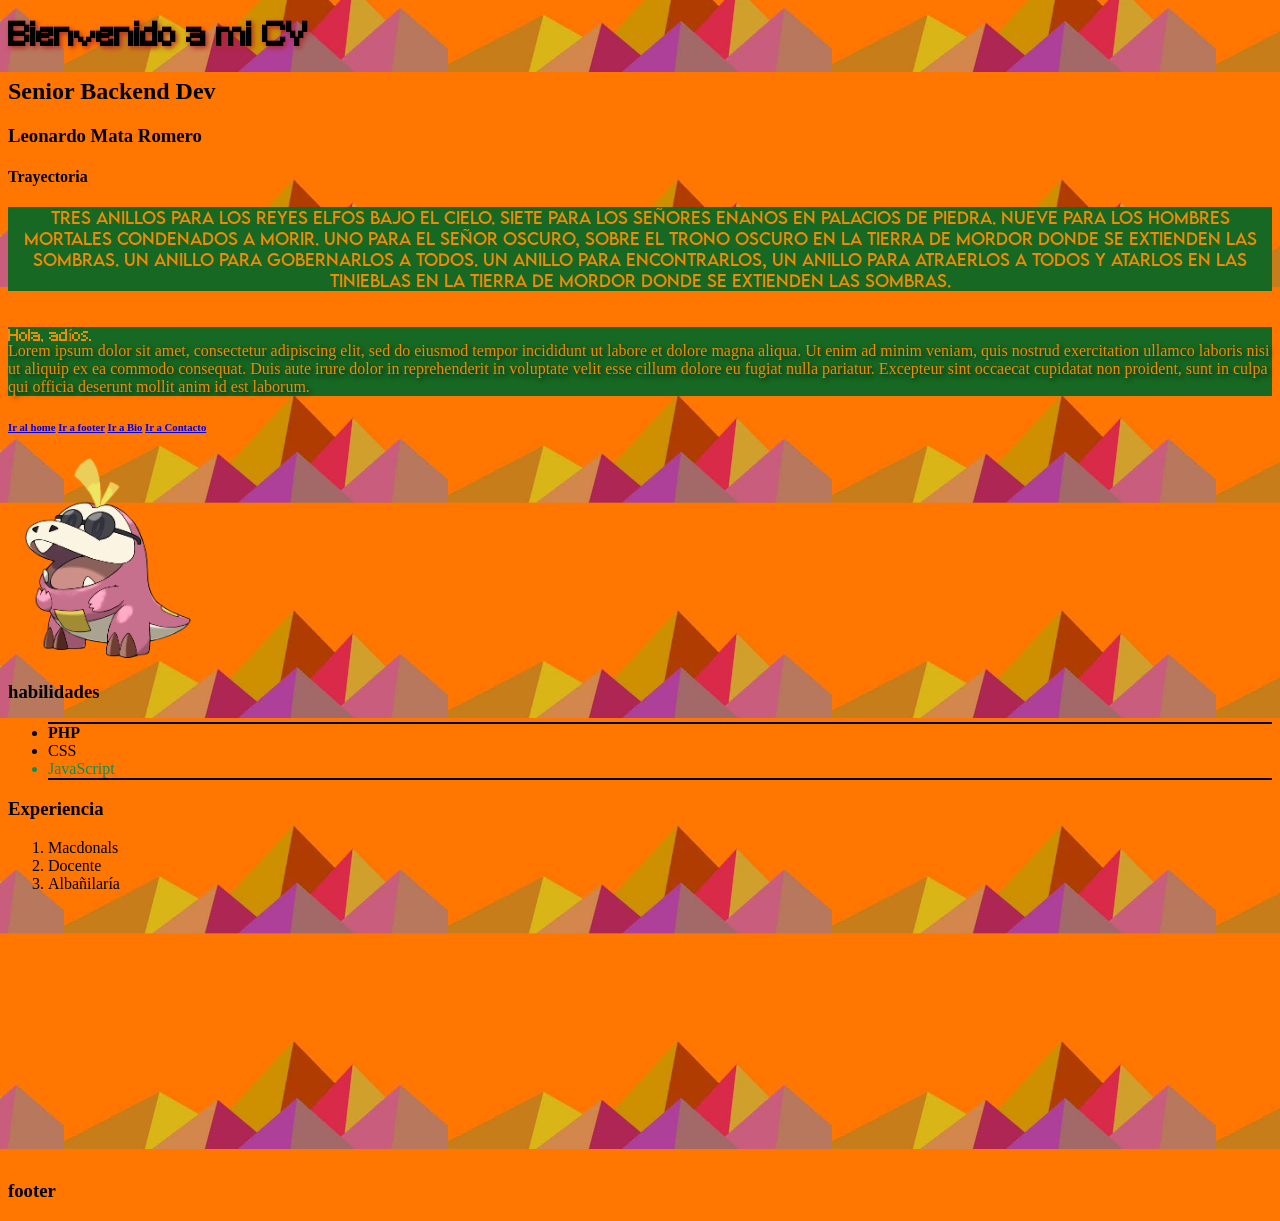
<file: index.html>
<!DOCTYPE html>
<html lang="en">
<head>
    <meta charset="UTF-8">
    <meta name="viewport" content="width=device-width, initial-scale=1.0">
    <title>Document</title>
    <link rel="stylesheet" href="styles/styles.css">
</head>
<body id = "index">

    <h1 id="bienvenido">Bienvenido a mi CV</h1>
    <h2>Senior Backend Dev</h2>
    <h3>Leonardo Mata Romero</h3>
    <h4>Trayectoria</h4>

    
    <p id="Tres">Tres Anillos para los Reyes Elfos bajo el cielo.
        Siete para los Señores Enanos en palacios de piedra.
        Nueve para los Hombres Mortales condenados a morir.
        Uno para el Señor Oscuro, sobre el trono oscuro
        en la Tierra de Mordor donde se extienden las Sombras.
        Un Anillo para gobernarlos a todos. Un Anillo para encontrarlos,
        un Anillo para atraerlos a todos y atarlos en las tinieblas
        en la Tierra de Mordor donde se extienden las Sombras.</p>

        <p id="hola">
            Hola, adíos.
        </p>

         <p id="texto">Lorem ipsum dolor sit amet, consectetur adipiscing elit, sed do eiusmod tempor incididunt ut labore et dolore magna aliqua. 
            Ut enim ad minim veniam, quis nostrud exercitation ullamco laboris nisi ut aliquip ex ea commodo consequat. 
            Duis aute irure dolor in reprehenderit in voluptate velit esse cillum dolore eu fugiat nulla pariatur. 
            Excepteur sint occaecat cupidatat non proident, sunt in culpa qui officia deserunt mollit anim id est laborum.        
        </p>

        <div id=" enlaces"></div>
        <h6>
            <a href="home.html">Ir al home</a>
            <a href="#footer">Ir a footer</a>
            <a href="about.html">Ir a Bio</a>
            <a href="contact.html">Ir a Contacto</a>
        </h6>
        </div>
    <img width= 200 height=200 src="assets/images/2.png" alt="">
    <h3>habilidades</h3>
    <div id=" listas">
        <ul id="habilidades">  
            <li>PHP</li>
            <li>CSS</li>
            <li>JavaScript</li>
        </ul>
        <h3>Experiencia</h3>
        <ol>
            <li>Macdonals</li>
            <li>Docente</li>
            <li>Albañilaría</li>
        </ol>
    </div>
    <br><br><br><br><br><br><br><br><br><br><br><br><br><br>
    <div id= "footer">
        <h3>
            footer
        </h3>
    </div>
</body>
</html>
</file>
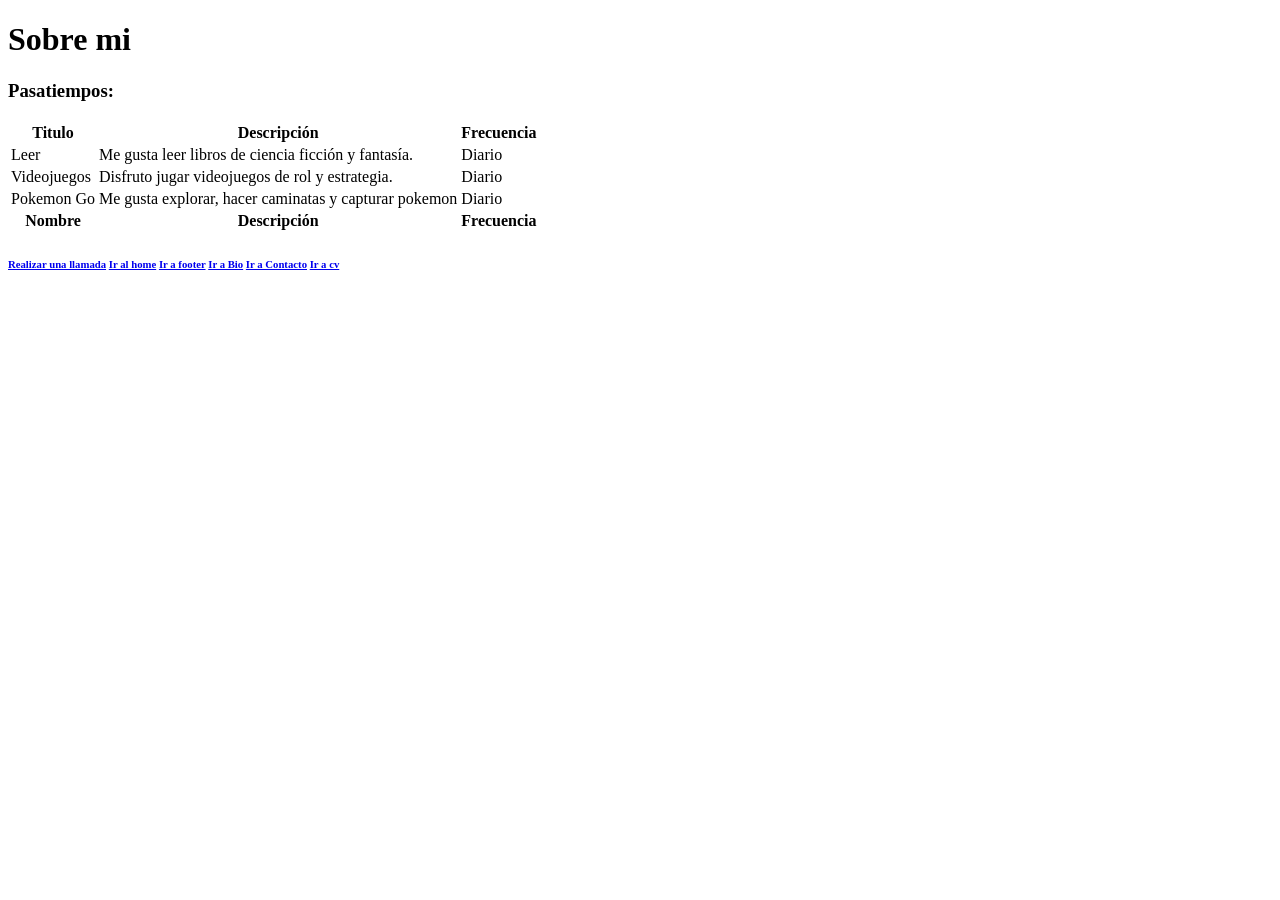
<file: about.html>
<!DOCTYPE html>
<html lang="en">
<head>
    <meta charset="UTF-8">
    <meta name="viewport" content="width=device-width, initial-scale=1.0">
    <title>about</title>
</head>
<body>
    <h1>Sobre mi</h1>
    <div id="contenido">
        <h3>Pasatiempos:</h3>
        <table>
            <thead>
                <th>
                    Titulo
                </th>
                <th>
                    Descripción
                </th>
                <th>
                    Frecuencia
                </th>
            </thead>
            <tbody>
                <tr>
                    <td>
                        Leer
                    </td>
                    <td>
                        Me gusta leer libros de ciencia ficción y fantasía.
                    </td>
                    <td>
                        Diario
                    </td>
                </tr>
                <tr>
                    <td>
                        Videojuegos
                    </td>
                    <td>
                        Disfruto jugar videojuegos de rol y estrategia.
                    </td>
                    <td>
                        Diario
                    </td>
                </tr>
                <tr>
                    <td>
                        Pokemon Go
                    </td>
                    <td>
                        Me gusta explorar, hacer caminatas y capturar pokemon
                    </td>
                    <td>
                        Diario
                    </td>
            </tbody>
            <tfoot>
                <th>
                    Nombre
                </th>
                <th>
                    Descripción
                </th>
                <th>
                    Frecuencia
                </th>
            </tfoot>
        </table>
    </div>
    <div id=" enlaces"></div>
    <h6>
        <a href="tel:6123445613">Realizar una llamada</a>
        <a href="index.html">Ir al home</a>
        <a href="#footer">Ir a footer</a>
        <a href="about.html">Ir a Bio</a>
        <a href="contact.html">Ir a Contacto</a>
        <a href="views/work.html">Ir a cv</a>
    </h6>
    </div>
</body>
</html>
</file>
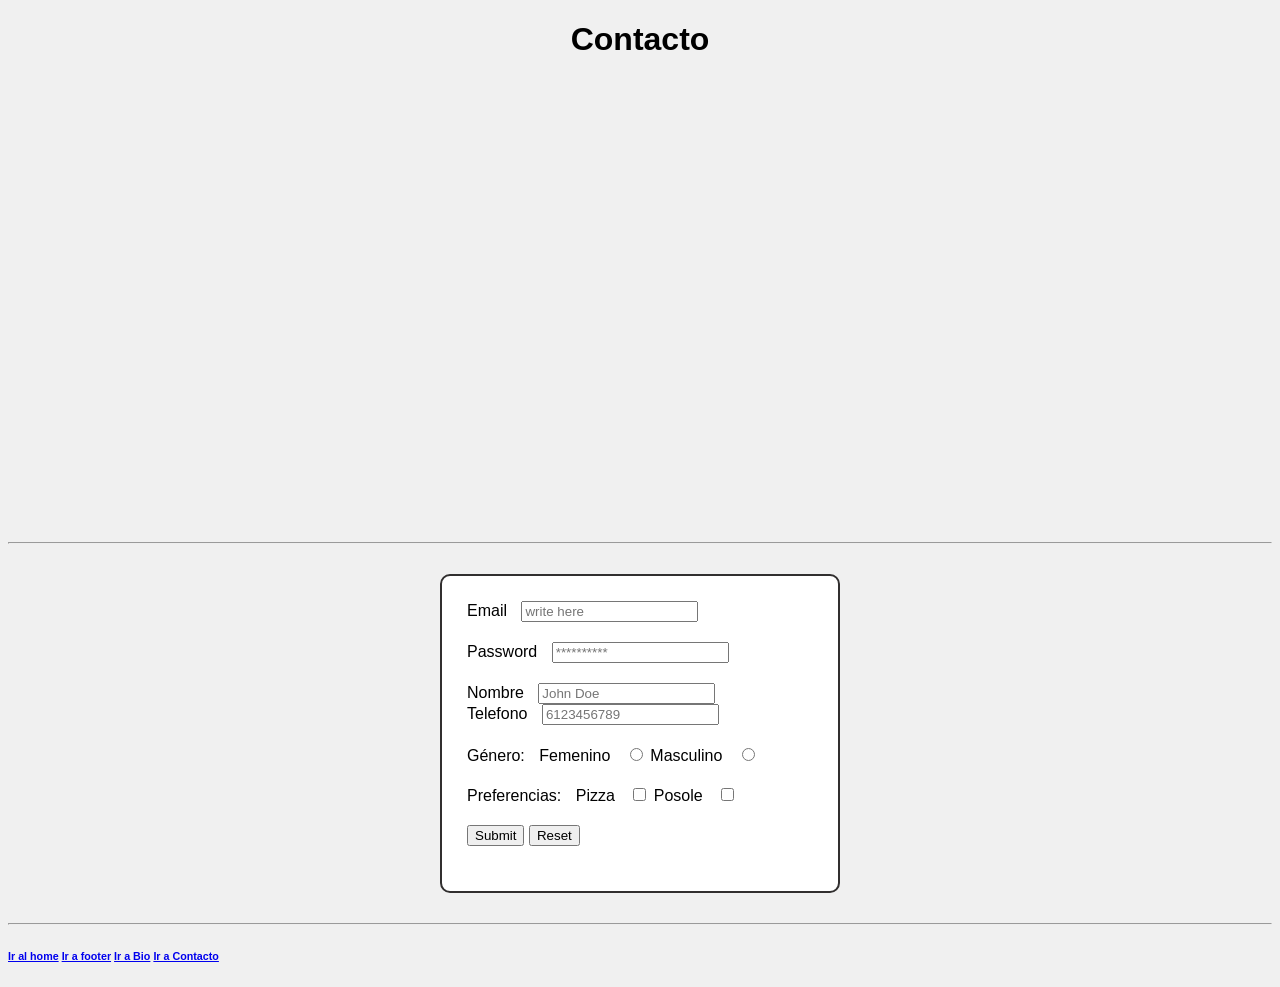
<file: contact.html>
<!DOCTYPE html>
<html lang="en">
<head>
    <meta charset="UTF-8">
    <meta name="viewport" content="width=device-width, initial-scale=1.0">
    <title>contact</title>
     <link rel="stylesheet" href="styles/contact.css">
</head>
<body= class="contact">
    <h1>Contacto</h1>
    <iframe src="https://www.google.com/maps/embed?pb=!1m14!1m12!1m3!1d179.89117689560658!2d-110.31429735357347!3d24.11257137486803!2m3!1f0!2f0!3f0!3m2!1i1024!2i768!4f13.1!5e1!3m2!1ses!2smx!4v1790036529843!5m2!1ses!2smx" width="600" height="450" style="border:0;" allowfullscreen="" loading="lazy" referrerpolicy="strict-origin-when-cross-origin"></iframe>
    
    <hr>
    <form id="formulario">
        <div>
            <label>Email</label>
            <input type="email" placeholder="write here">
        </div>
        <div>
            <label>Password</label>
            <input type="password" name="" placeholder="**********">
        </div>
        <div>
            <label for="name_user">Nombre</label>
            <input type="text" name="nombre" placeholder="John Doe" name="" id="name_user">
       <div>
            <Label for="phone_number">Telefono</Label>
            <input type="number" name="" placeholder="6123456789" id="phone_number">
        </div>
    </div>

        <div>
            <label>Género:</label>
            <label>Femenino</label>
             <input type="radio" name="gender" value="F">
             <label>Masculino</label>
             <input type="radio" name="gender" value="M">
        </div>
        <div>
            <label>Preferencias:</label>
            <label>Pizza</label>
            <input type="checkbox" name="pizza" value="pizza">
            <label>Posole</label>
            <input type="checkbox" name="posole" value="posole">
        </div>

        <div>
            <input type="submit">
            <input type="reset">
        </div>
    </form>
    <hr>
    <div id=" enlaces"></div>
    <h6>
        <a href="index.html">Ir al home</a>
        <a href="#footer">Ir a footer</a>
        <a href="about.html">Ir a Bio</a>
        <a href="contact.html">Ir a Contacto</a>
    </h6>
    </div>
</body>
</html>
</file>
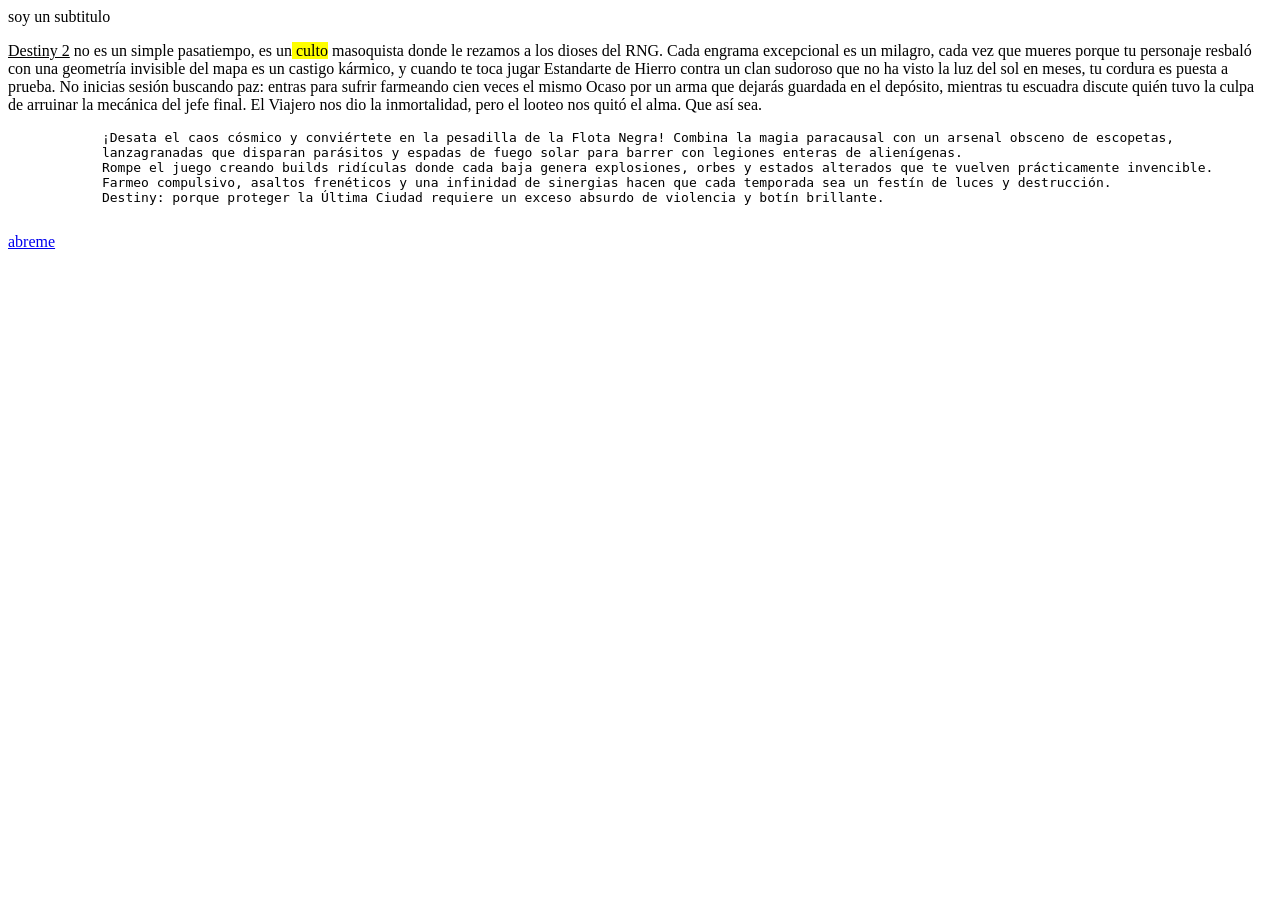
<file: home.html>
<!DOCTYPE html>
<html lang="en">
<head>
    <meta charset="UTF-8">
    <meta name="viewport" content="width=device-width, initial-scale=1.0">
    <title>home</title>
</head>
<body>

    <label for="">
        soy un subtitulo
    </label>
<div>
        <p>
            <u>Destiny 2</u> no es un simple pasatiempo, es un<mark> culto</mark> masoquista donde le rezamos a los dioses del RNG. Cada engrama excepcional es un milagro, cada vez que mueres porque tu personaje resbaló con una geometría invisible del mapa es un castigo kármico, y cuando te toca jugar Estandarte de Hierro contra un clan sudoroso que no ha visto la luz del sol en meses, tu cordura es puesta a prueba. No inicias sesión buscando paz: entras para sufrir farmeando cien veces el mismo Ocaso por un arma que dejarás guardada en el depósito, mientras tu escuadra discute quién tuvo la culpa de arruinar la mecánica del jefe final. El Viajero nos dio la inmortalidad, pero el looteo nos quitó el alma. Que así sea.
        </p>

        <pre>
            ¡Desata el caos cósmico y conviértete en la pesadilla de la Flota Negra! Combina la magia paracausal con un arsenal obsceno de escopetas, 
            lanzagranadas que disparan parásitos y espadas de fuego solar para barrer con legiones enteras de alienígenas. 
            Rompe el juego creando builds ridículas donde cada baja genera explosiones, orbes y estados alterados que te vuelven prácticamente invencible. 
            Farmeo compulsivo, asaltos frenéticos y una infinidad de sinergias hacen que cada temporada sea un festín de luces y destrucción. 
            Destiny: porque proteger la Última Ciudad requiere un exceso absurdo de violencia y botín brillante.
        </pre>
</div>
        <a href="../assets/imagenes/2.png" download="">
            abreme
        </a>
    </div>
</body>
</html>
</file>
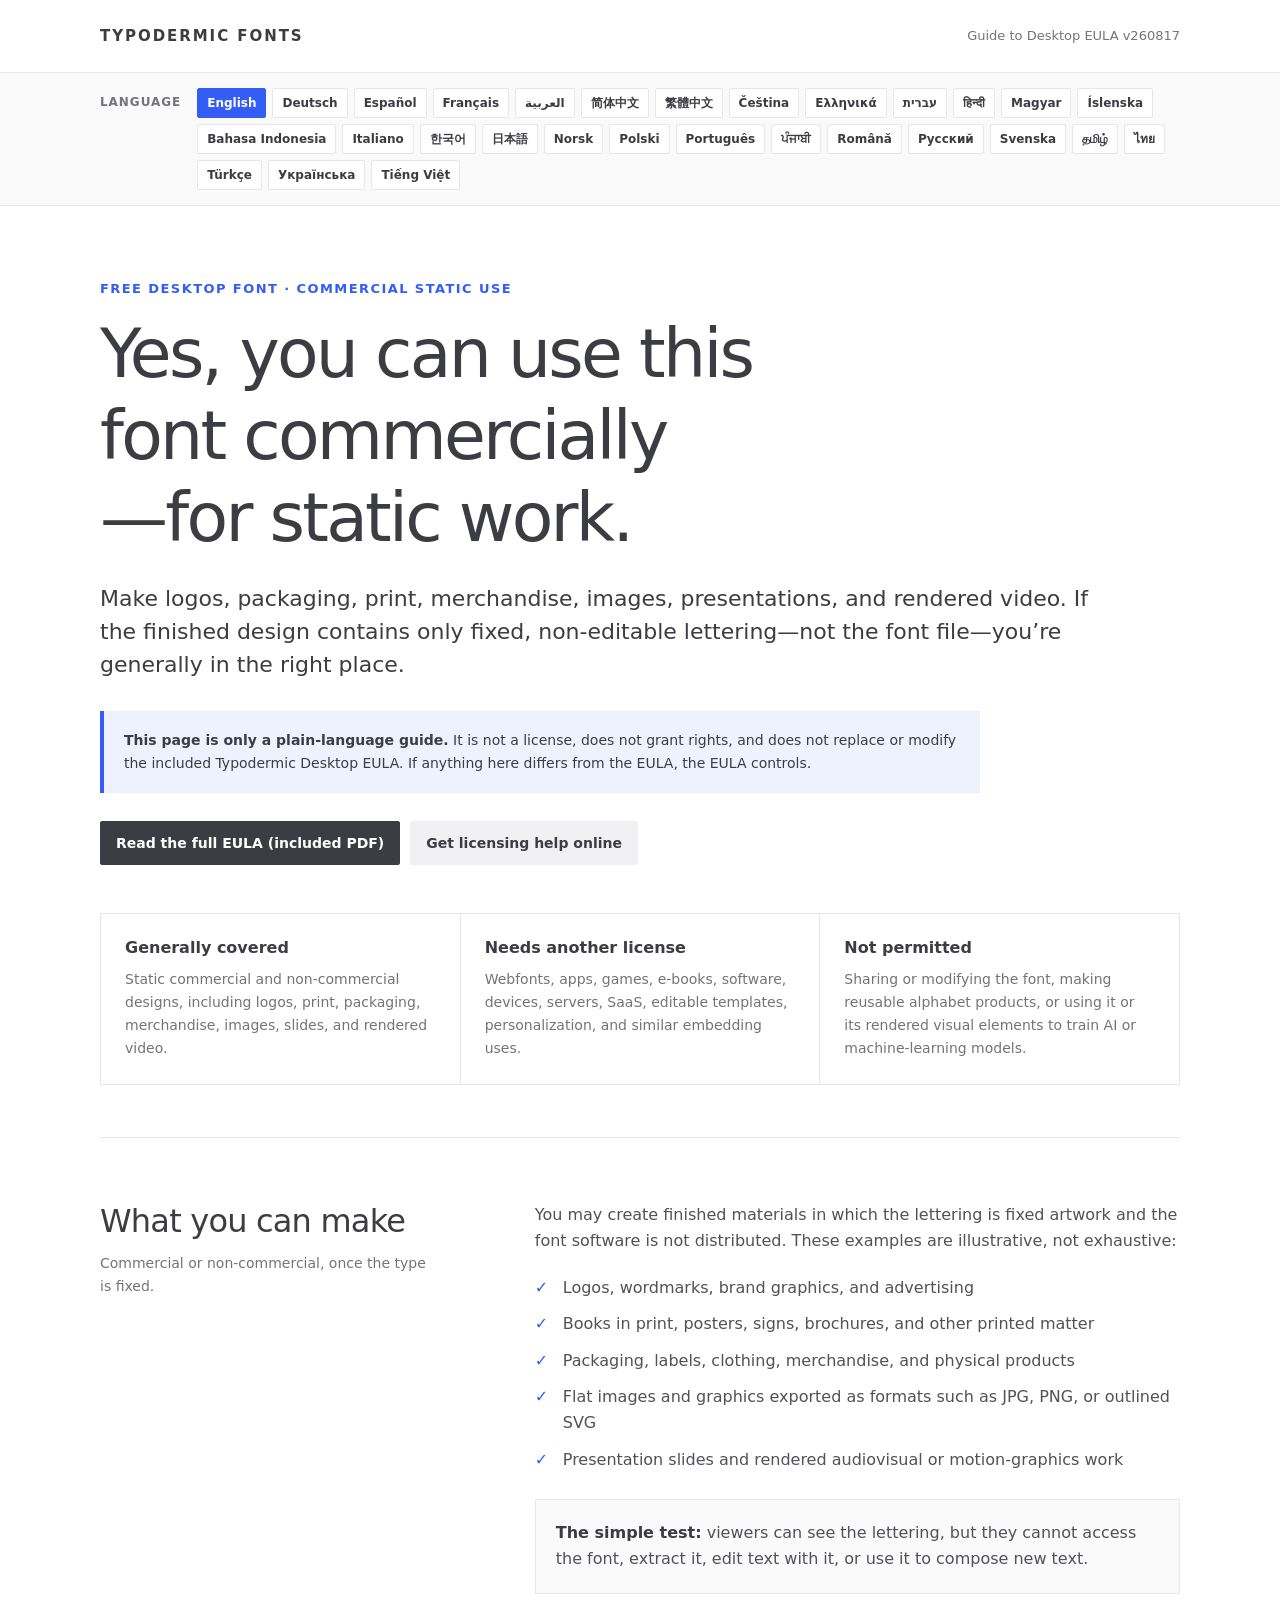
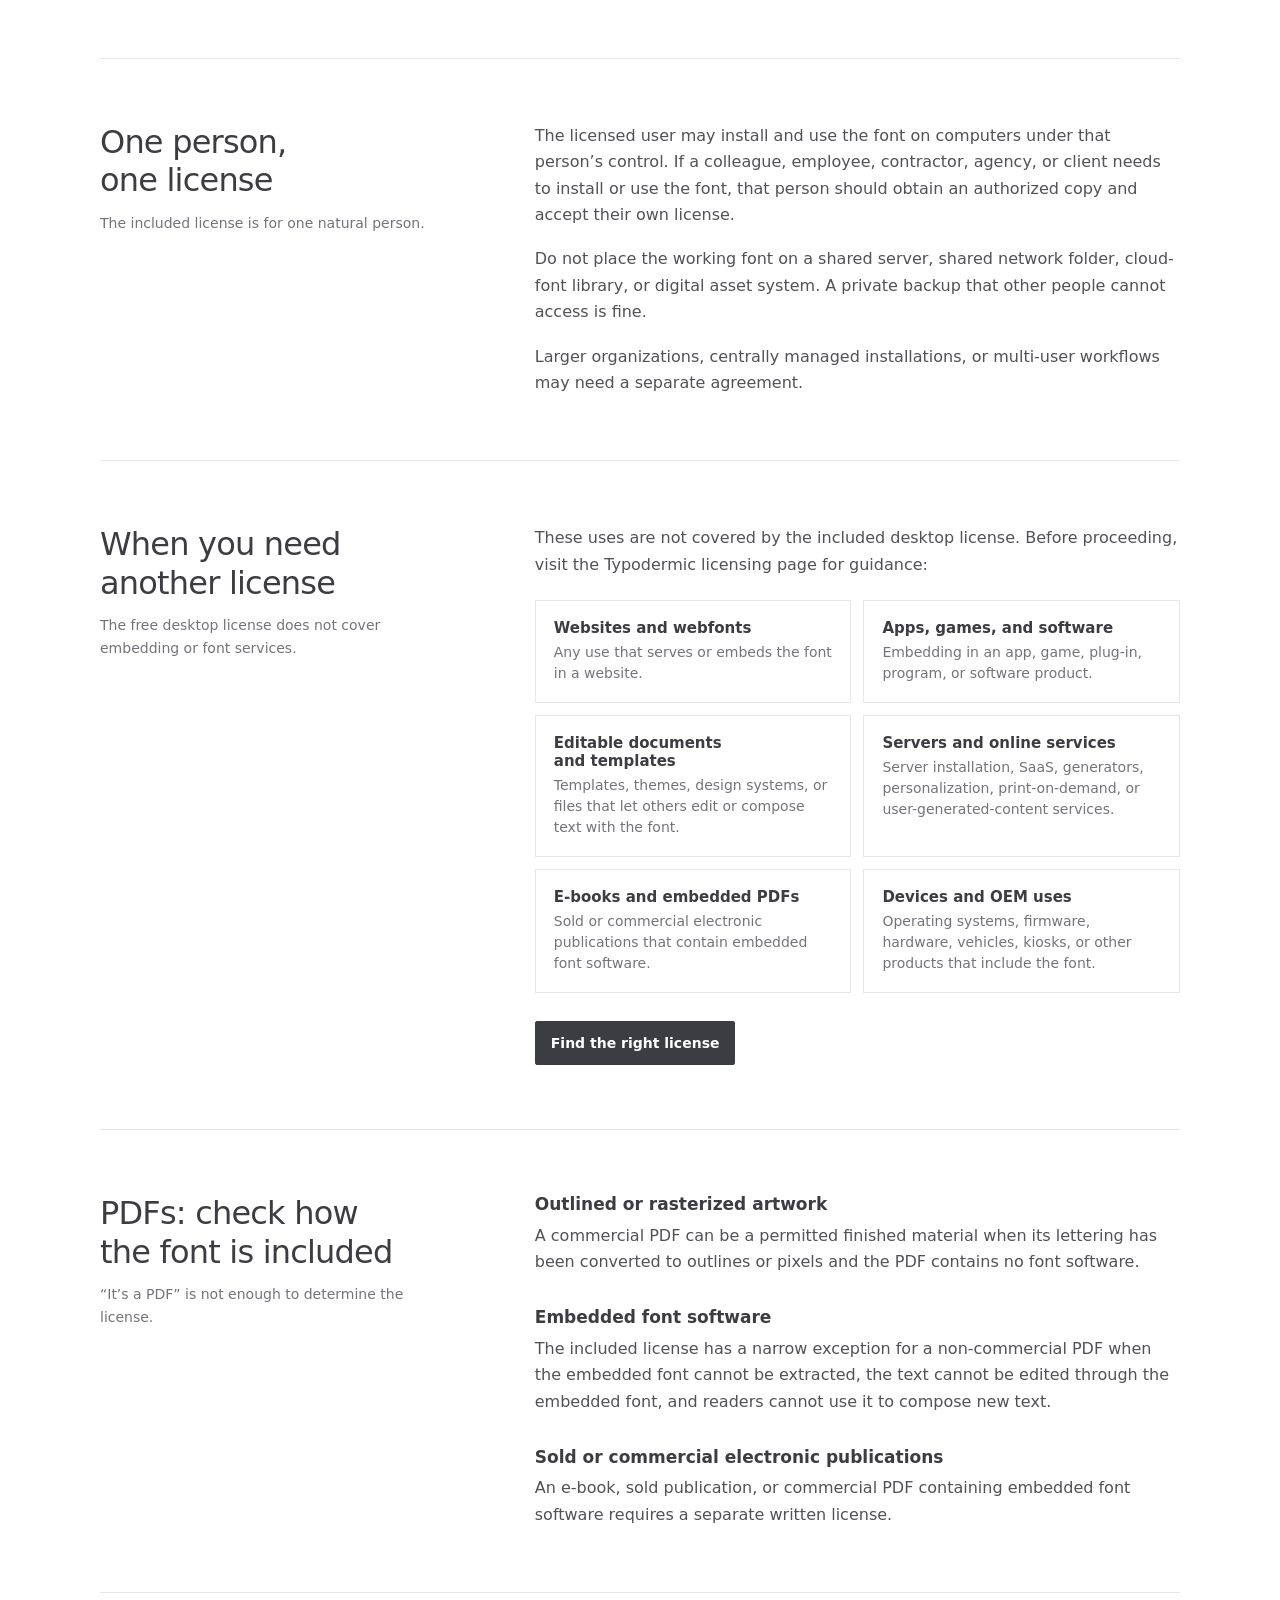
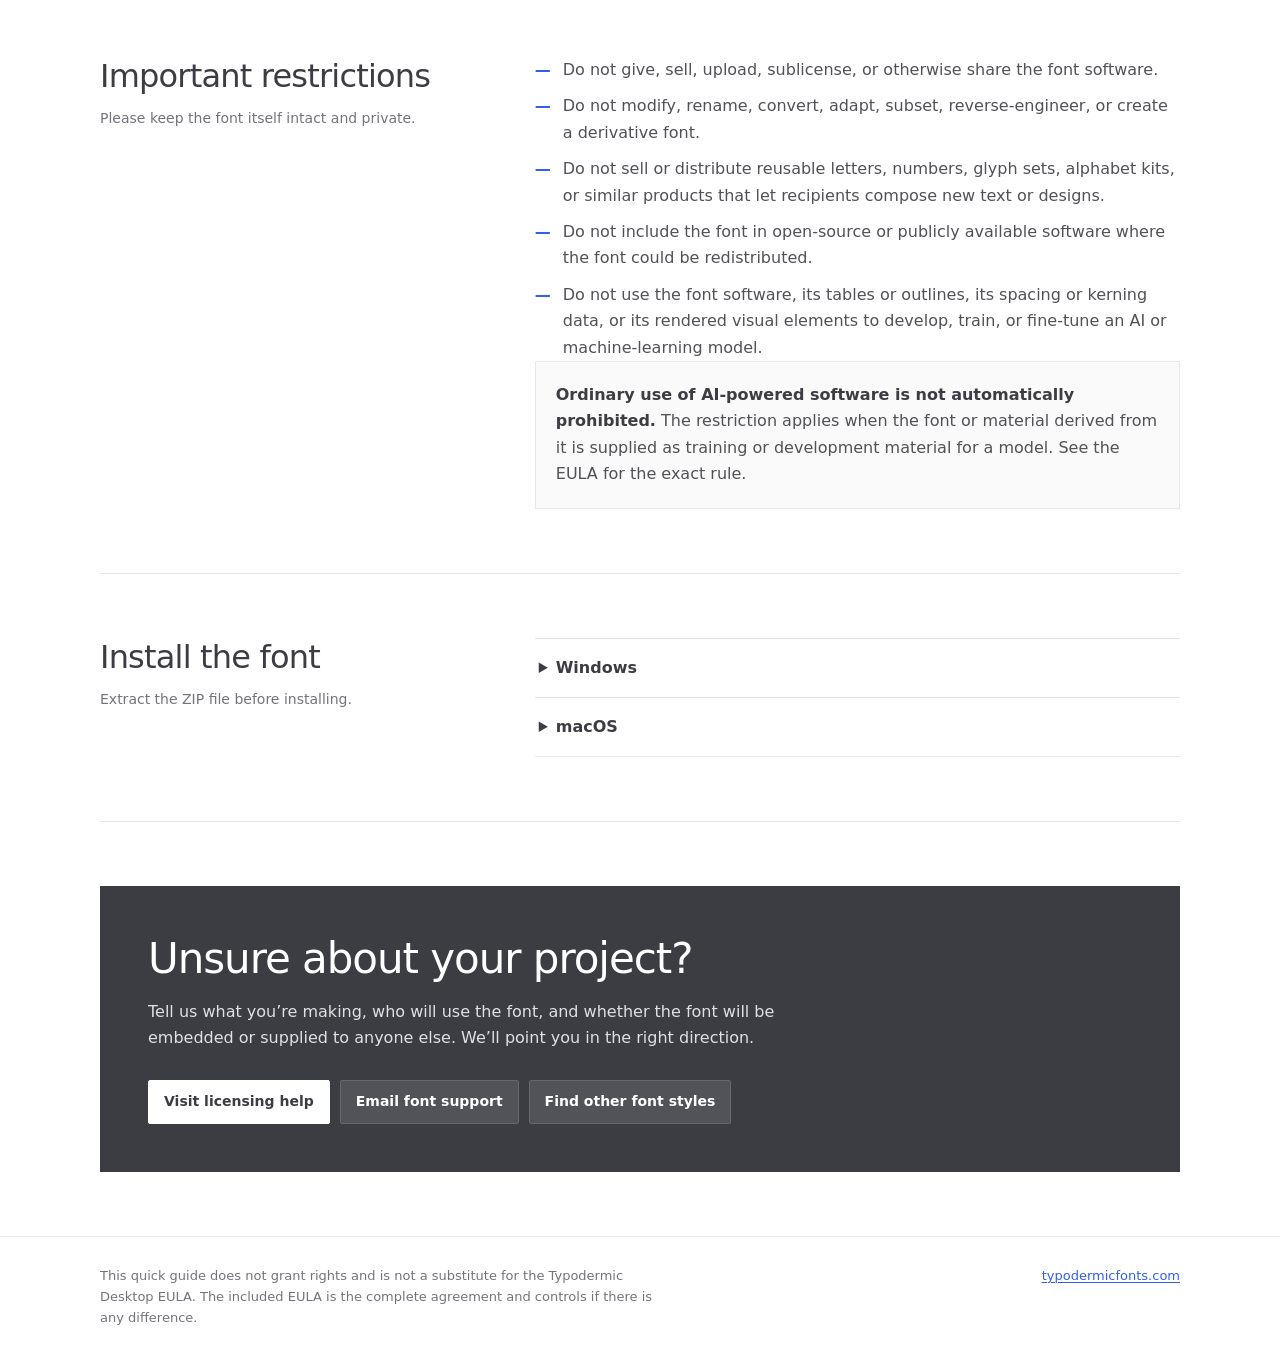
<file: fonts/coolvetica/read-this.html>
<!doctype html>
<html lang="en">
<head>
  <meta charset="utf-8">
  <meta name="viewport" content="width=device-width, initial-scale=1">
  <meta name="theme-color" content="#335df5">
  <title>Typodermic Fonts — Free Desktop Font Quick Guide</title>
  <style>
    :root {
      color-scheme: light;
      --blue: #335df5;
      --charcoal: #3c3c43;
      --text: #515157;
      --muted: #73737b;
      --control: #f1f1f3;
      --line: #e7e7e9;
      --white: #ffffff;
      --soft-blue: #eef2ff;
      --radius: 2px;
      --shell: min(calc(100% - 48px), 1080px);
      --reading: 72ch;
    }

    * {
      box-sizing: border-box;
    }

    html {
      scroll-behavior: smooth;
    }

    body {
      margin: 0;
      background: var(--white);
      color: var(--text);
      font-family: system-ui, -apple-system, BlinkMacSystemFont, "Segoe UI", Helvetica, Arial, sans-serif;
      font-size: 16px;
      line-height: 1.65;
      -webkit-font-smoothing: antialiased;
      text-rendering: optimizeLegibility;
    }

    a {
      color: var(--blue);
      text-decoration-thickness: 1px;
      text-underline-offset: 0.18em;
    }

    a:hover {
      text-decoration-thickness: 2px;
    }

    a:focus-visible,
    summary:focus-visible {
      outline: 2px solid var(--blue);
      outline-offset: 3px;
    }

    .site-header {
      border-bottom: 1px solid var(--line);
    }

    .header-inner,
    .language-inner,
    main,
    .footer-inner {
      width: var(--shell);
      margin-inline: auto;
    }

    .header-inner {
      min-height: 72px;
      display: flex;
      align-items: center;
      justify-content: space-between;
      gap: 24px;
    }

    .wordmark {
      color: var(--charcoal);
      font-size: 15px;
      font-weight: 800;
      letter-spacing: 0.13em;
      line-height: 1;
      text-decoration: none;
      white-space: nowrap;
    }

    .wordmark:hover {
      color: var(--blue);
      text-decoration: none;
    }

    .header-note {
      color: var(--muted);
      font-size: 13px;
      text-align: right;
    }

    .language-bar {
      border-bottom: 1px solid var(--line);
      background: #fafafa;
    }

    .language-inner {
      display: flex;
      align-items: flex-start;
      gap: 16px;
      padding: 15px 0;
    }

    .language-label {
      flex: 0 0 auto;
      margin: 5px 0 0;
      color: var(--muted);
      font-size: 12px;
      font-weight: 750;
      letter-spacing: 0.08em;
      text-transform: uppercase;
    }

    .language-buttons {
      display: flex;
      flex-wrap: wrap;
      gap: 6px;
    }

    .language-button {
      min-height: 30px;
      padding: 5px 9px;
      border: 1px solid var(--line);
      border-radius: var(--radius);
      background: var(--white);
      color: var(--charcoal);
      font: inherit;
      font-size: 12px;
      font-weight: 650;
      line-height: 1.2;
      cursor: pointer;
    }

    .language-button:hover,
    .language-button:focus-visible,
    .language-button[aria-pressed="true"] {
      border-color: var(--blue);
      background: var(--blue);
      color: var(--white);
    }

    .language-button:focus-visible {
      outline: 2px solid var(--blue);
      outline-offset: 2px;
    }

    .sr-only {
      position: absolute;
      width: 1px;
      height: 1px;
      padding: 0;
      margin: -1px;
      overflow: hidden;
      clip: rect(0, 0, 0, 0);
      white-space: nowrap;
      border: 0;
    }

    .hero {
      padding: 72px 0 52px;
      border-bottom: 1px solid var(--line);
    }

    .eyebrow {
      margin: 0 0 14px;
      color: var(--blue);
      font-size: 13px;
      font-weight: 750;
      letter-spacing: 0.11em;
      text-transform: uppercase;
    }

    h1,
    h2,
    h3 {
      color: var(--charcoal);
      line-height: 1.2;
      text-wrap: balance;
    }

    h1 {
      max-width: 820px;
      margin: 0;
      font-size: clamp(36px, 5.8vw, 68px);
      font-weight: 450;
      letter-spacing: -0.04em;
    }

    .intro {
      max-width: var(--reading);
      margin: 24px 0 0;
      color: var(--charcoal);
      font-size: clamp(18px, 2.2vw, 22px);
      line-height: 1.5;
    }

    .legal-notice {
      max-width: 880px;
      margin-top: 30px;
      padding: 18px 20px;
      background: var(--soft-blue);
      border-inline-start: 4px solid var(--blue);
      color: var(--charcoal);
      font-size: 14px;
    }

    .legal-notice strong {
      font-weight: 750;
    }

    .actions {
      display: flex;
      flex-wrap: wrap;
      gap: 10px;
      margin-top: 28px;
    }

    .button {
      display: inline-flex;
      min-height: 44px;
      align-items: center;
      justify-content: center;
      padding: 10px 15px;
      border: 1px solid var(--charcoal);
      border-radius: var(--radius);
      background: var(--charcoal);
      color: var(--white);
      font-size: 14px;
      font-weight: 700;
      line-height: 1.2;
      text-align: center;
      text-decoration: none;
    }

    .button.secondary {
      border-color: var(--control);
      background: var(--control);
      color: var(--charcoal);
    }

    .button:hover,
    .button:focus-visible {
      border-color: var(--blue);
      background: var(--blue);
      color: var(--white);
      text-decoration: none;
    }

    .summary-grid {
      display: grid;
      grid-template-columns: repeat(3, minmax(0, 1fr));
      gap: 1px;
      margin-top: 48px;
      background: var(--line);
      border: 1px solid var(--line);
    }

    .summary-card {
      min-width: 0;
      padding: 24px;
      background: var(--white);
    }

    .summary-card h2 {
      margin: 0 0 10px;
      font-size: 16px;
      font-weight: 750;
    }

    .summary-card p {
      margin: 0;
      color: var(--muted);
      font-size: 14px;
    }

    .section {
      display: grid;
      grid-template-columns: minmax(180px, 0.34fr) minmax(0, 0.66fr);
      gap: clamp(36px, 8vw, 110px);
      padding: 64px 0;
      border-bottom: 1px solid var(--line);
    }

    .section-heading h2 {
      margin: 0;
      font-size: clamp(23px, 3vw, 32px);
      font-weight: 500;
      letter-spacing: -0.025em;
    }

    .section-heading p {
      margin: 12px 0 0;
      color: var(--muted);
      font-size: 14px;
    }

    .section-body > :first-child {
      margin-top: 0;
    }

    .section-body > :last-child {
      margin-bottom: 0;
    }

    .section-body h3 {
      margin: 32px 0 8px;
      font-size: 17px;
      font-weight: 750;
    }

    .section-body p {
      max-width: var(--reading);
      margin: 0 0 18px;
    }

    .plain-list,
    .cross-list {
      display: grid;
      gap: 10px;
      max-width: var(--reading);
      margin: 20px 0 0;
      padding: 0;
      list-style: none;
    }

    .plain-list li,
    .cross-list li {
      position: relative;
      padding-inline-start: 28px;
    }

    .plain-list li::before,
    .cross-list li::before {
      position: absolute;
      inset-inline-start: 0;
      color: var(--blue);
      font-weight: 800;
    }

    .plain-list li::before {
      content: "✓";
    }

    .cross-list li::before {
      content: "—";
    }

    .callout {
      max-width: var(--reading);
      margin: 26px 0;
      padding: 20px;
      border: 1px solid var(--line);
      background: #fafafa;
    }

    .callout strong {
      color: var(--charcoal);
    }

    .license-grid {
      display: grid;
      grid-template-columns: repeat(2, minmax(0, 1fr));
      gap: 12px;
      margin-top: 22px;
    }

    .license-item {
      padding: 18px;
      border: 1px solid var(--line);
    }

    .license-item h3 {
      margin: 0 0 5px;
      font-size: 15px;
    }

    .license-item p {
      margin: 0;
      color: var(--muted);
      font-size: 14px;
      line-height: 1.5;
    }

    details {
      max-width: var(--reading);
      border-top: 1px solid var(--line);
    }

    details:last-of-type {
      border-bottom: 1px solid var(--line);
    }

    summary {
      padding: 16px 4px;
      color: var(--charcoal);
      cursor: pointer;
      font-weight: 700;
    }

    details p {
      margin: 0;
      padding: 0 4px 18px;
      font-size: 14px;
    }

    .help-panel {
      margin: 64px 0;
      padding: clamp(26px, 5vw, 48px);
      background: var(--charcoal);
      color: var(--white);
    }

    .help-panel h2 {
      margin: 0;
      color: var(--white);
      font-size: clamp(27px, 4vw, 42px);
      font-weight: 450;
      letter-spacing: -0.025em;
    }

    .help-panel p {
      max-width: 62ch;
      margin: 14px 0 0;
      color: #e0e0e3;
    }

    .help-panel .button {
      border-color: var(--white);
      background: var(--white);
      color: var(--charcoal);
    }

    .help-panel .button.secondary {
      border-color: #67676e;
      background: #525259;
      color: var(--white);
    }

    .help-panel .button:hover,
    .help-panel .button:focus-visible {
      border-color: var(--blue);
      background: var(--blue);
      color: var(--white);
    }

    .site-footer {
      border-top: 1px solid var(--line);
    }

    .footer-inner {
      display: flex;
      justify-content: space-between;
      gap: 32px;
      padding: 28px 0 40px;
      color: var(--muted);
      font-size: 13px;
    }

    .footer-inner p {
      max-width: 70ch;
      margin: 0;
    }

    .footer-inner a {
      white-space: nowrap;
    }

    @media (max-width: 760px) {
      :root {
        --shell: min(calc(100% - 32px), 1080px);
      }

      .header-inner {
        min-height: 64px;
      }

      .header-note {
        display: none;
      }

      .language-inner {
        flex-direction: column;
        gap: 9px;
      }

      .language-label {
        margin-top: 0;
      }

      .hero {
        padding: 48px 0 36px;
      }

      .summary-grid,
      .section,
      .license-grid {
        grid-template-columns: 1fr;
      }

      .section {
        gap: 24px;
        padding: 46px 0;
      }

      .summary-card {
        padding: 20px;
      }

      .footer-inner {
        flex-direction: column;
        gap: 14px;
      }
    }

    @media (prefers-reduced-motion: reduce) {
      html {
        scroll-behavior: auto;
      }
    }

    @media print {
      :root {
        --shell: 100%;
      }

      body {
        color: #000;
        font-size: 11pt;
      }

      .site-header,
      .actions,
      .help-panel,
      .footer-link {
        display: none;
      }

      .hero,
      .section {
        padding: 24px 0;
      }

      .summary-grid,
      .license-grid {
        break-inside: avoid;
      }

      a {
        color: inherit;
      }
    }
  </style>
</head>
<body>
  <header class="site-header">
    <div class="header-inner">
      <a class="wordmark" href="https://typodermicfonts.com/">TYPODERMIC FONTS</a>
      <div class="header-note" data-i18n="headerNote">Guide to Desktop EULA v260817</div>
    </div>
  </header>

  <nav class="language-bar" aria-label="Choose a language" dir="ltr">
    <div class="language-inner">
      <p class="language-label" data-i18n="languageLabel">Language</p>
      <div class="language-buttons">
        <button class="language-button" type="button" data-lang="en" aria-pressed="true">English</button>
        <button class="language-button" type="button" data-lang="de" aria-pressed="false">Deutsch</button>
        <button class="language-button" type="button" data-lang="es" aria-pressed="false">Español</button>
        <button class="language-button" type="button" data-lang="fr" aria-pressed="false">Français</button>
        <button class="language-button" type="button" data-lang="ar" aria-pressed="false">العربية</button>
        <button class="language-button" type="button" data-lang="zh-Hans" aria-pressed="false">简体中文</button>
        <button class="language-button" type="button" data-lang="zh-Hant" aria-pressed="false">繁體中文</button>
        <button class="language-button" type="button" data-lang="cs" aria-pressed="false">Čeština</button>
        <button class="language-button" type="button" data-lang="el" aria-pressed="false">Ελληνικά</button>
        <button class="language-button" type="button" data-lang="he" aria-pressed="false">עברית</button>
        <button class="language-button" type="button" data-lang="hi" aria-pressed="false">हिन्दी</button>
        <button class="language-button" type="button" data-lang="hu" aria-pressed="false">Magyar</button>
        <button class="language-button" type="button" data-lang="is" aria-pressed="false">Íslenska</button>
        <button class="language-button" type="button" data-lang="id" aria-pressed="false">Bahasa Indonesia</button>
        <button class="language-button" type="button" data-lang="it" aria-pressed="false">Italiano</button>
        <button class="language-button" type="button" data-lang="ko" aria-pressed="false">한국어</button>
        <button class="language-button" type="button" data-lang="ja" aria-pressed="false">日本語</button>
        <button class="language-button" type="button" data-lang="no" aria-pressed="false">Norsk</button>
        <button class="language-button" type="button" data-lang="pl" aria-pressed="false">Polski</button>
        <button class="language-button" type="button" data-lang="pt" aria-pressed="false">Português</button>
        <button class="language-button" type="button" data-lang="pa" aria-pressed="false">ਪੰਜਾਬੀ</button>
        <button class="language-button" type="button" data-lang="ro" aria-pressed="false">Română</button>
        <button class="language-button" type="button" data-lang="ru" aria-pressed="false">Русский</button>
        <button class="language-button" type="button" data-lang="sv" aria-pressed="false">Svenska</button>
        <button class="language-button" type="button" data-lang="ta" aria-pressed="false">தமிழ்</button>
        <button class="language-button" type="button" data-lang="th" aria-pressed="false">ไทย</button>
        <button class="language-button" type="button" data-lang="tr" aria-pressed="false">Türkçe</button>
        <button class="language-button" type="button" data-lang="uk" aria-pressed="false">Українська</button>
        <button class="language-button" type="button" data-lang="vi" aria-pressed="false">Tiếng Việt</button>
      </div>
      <span class="sr-only" id="language-status" aria-live="polite"></span>
    </div>
  </nav>

  <noscript><p class="legal-notice">Language switching requires JavaScript. The English guide remains available below.</p></noscript>

  <main id="guide-content">
    <section class="hero" aria-labelledby="page-title">
      <p class="eyebrow" data-i18n="eyebrow">Free desktop font · commercial static use</p>
      <h1 id="page-title" data-i18n="pageHeading">Yes, you can use this font commercially—for static work.</h1>
      <p class="intro" data-i18n="intro">Make logos, packaging, print, merchandise, images, presentations, and rendered video. If the finished design contains only fixed, non-editable lettering—not the font file—you’re generally in the right place.</p>

      <div class="legal-notice" role="note">
        <strong data-i18n="noticeLead">This page is only a plain-language guide.</strong> <span data-i18n="noticeText">It is not a license, does not grant rights, and does not replace or modify the included Typodermic Desktop EULA. If anything here differs from the EULA, the EULA controls.</span>
      </div>

      <div class="actions">
        <a class="button" href="Typodermic Desktop EULA 2026.pdf" data-i18n="eulaButton">Read the full EULA (included PDF)</a>
        <a class="button secondary" href="https://typodermicfonts.com/license/" data-i18n="helpOnlineButton">Get licensing help online</a>
      </div>

      <div class="summary-grid">
        <article class="summary-card">
          <h2 data-i18n="coveredTitle">Generally covered</h2>
          <p data-i18n="coveredText">Static commercial and non-commercial designs, including logos, print, packaging, merchandise, images, slides, and rendered video.</p>
        </article>
        <article class="summary-card">
          <h2 data-i18n="anotherTitle">Needs another license</h2>
          <p data-i18n="anotherText">Webfonts, apps, games, e-books, software, devices, servers, SaaS, editable templates, personalization, and similar embedding uses.</p>
        </article>
        <article class="summary-card">
          <h2 data-i18n="notPermittedTitle">Not permitted</h2>
          <p data-i18n="notPermittedText">Sharing or modifying the font, making reusable alphabet products, or using it or its rendered visual elements to train AI or machine-learning models.</p>
        </article>
      </div>
    </section>

    <section class="section" aria-labelledby="make-heading">
      <div class="section-heading">
        <h2 id="make-heading" data-i18n="makeHeading">What you can make</h2>
        <p data-i18n="makeSubheading">Commercial or non-commercial, once the type is fixed.</p>
      </div>
      <div class="section-body" data-i18n-html="makeBody">
        <p>You may create finished materials in which the lettering is fixed artwork and the font software is not distributed. These examples are illustrative, not exhaustive:</p>
        <ul class="plain-list">
          <li>Logos, wordmarks, brand graphics, and advertising</li>
          <li>Books in print, posters, signs, brochures, and other printed matter</li>
          <li>Packaging, labels, clothing, merchandise, and physical products</li>
          <li>Flat images and graphics exported as formats such as JPG, PNG, or outlined SVG</li>
          <li>Presentation slides and rendered audiovisual or motion-graphics work</li>
        </ul>
        <div class="callout">
          <strong>The simple test:</strong> viewers can see the lettering, but they cannot access the font, extract it, edit text with it, or use it to compose new text.
        </div>
      </div>
    </section>

    <section class="section" aria-labelledby="user-heading">
      <div class="section-heading">
        <h2 id="user-heading" data-i18n="userHeading">One person, one license</h2>
        <p data-i18n="userSubheading">The included license is for one natural person.</p>
      </div>
      <div class="section-body" data-i18n-html="userBody">
        <p>The licensed user may install and use the font on computers under that person’s control. If a colleague, employee, contractor, agency, or client needs to install or use the font, that person should obtain an authorized copy and accept their own license.</p>
        <p>Do not place the working font on a shared server, shared network folder, cloud-font library, or digital asset system. A private backup that other people cannot access is fine.</p>
        <p>Larger organizations, centrally managed installations, or multi-user workflows may need a separate agreement.</p>
      </div>
    </section>

    <section class="section" aria-labelledby="different-heading">
      <div class="section-heading">
        <h2 id="different-heading" data-i18n="differentHeading">When you need another license</h2>
        <p data-i18n="differentSubheading">The free desktop license does not cover embedding or font services.</p>
      </div>
      <div class="section-body" data-i18n-html="differentBody">
        <p>These uses are not covered by the included desktop license. Before proceeding, visit the Typodermic licensing page for guidance:</p>
        <div class="license-grid">
          <article class="license-item">
            <h3>Websites and webfonts</h3>
            <p>Any use that serves or embeds the font in a website.</p>
          </article>
          <article class="license-item">
            <h3>Apps, games, and software</h3>
            <p>Embedding in an app, game, plug-in, program, or software product.</p>
          </article>
          <article class="license-item">
            <h3>Editable documents and templates</h3>
            <p>Templates, themes, design systems, or files that let others edit or compose text with the font.</p>
          </article>
          <article class="license-item">
            <h3>Servers and online services</h3>
            <p>Server installation, SaaS, generators, personalization, print-on-demand, or user-generated-content services.</p>
          </article>
          <article class="license-item">
            <h3>E-books and embedded PDFs</h3>
            <p>Sold or commercial electronic publications that contain embedded font software.</p>
          </article>
          <article class="license-item">
            <h3>Devices and OEM uses</h3>
            <p>Operating systems, firmware, hardware, vehicles, kiosks, or other products that include the font.</p>
          </article>
        </div>
        <div class="actions">
          <a class="button" href="https://typodermicfonts.com/license/">Find the right license</a>
        </div>
      </div>
    </section>

    <section class="section" aria-labelledby="pdf-heading">
      <div class="section-heading">
        <h2 id="pdf-heading" data-i18n="pdfHeading">PDFs: check how the font is included</h2>
        <p data-i18n="pdfSubheading">“It’s a PDF” is not enough to determine the license.</p>
      </div>
      <div class="section-body" data-i18n-html="pdfBody">
        <h3>Outlined or rasterized artwork</h3>
        <p>A commercial PDF can be a permitted finished material when its lettering has been converted to outlines or pixels and the PDF contains no font software.</p>

        <h3>Embedded font software</h3>
        <p>The included license has a narrow exception for a non-commercial PDF when the embedded font cannot be extracted, the text cannot be edited through the embedded font, and readers cannot use it to compose new text.</p>

        <h3>Sold or commercial electronic publications</h3>
        <p>An e-book, sold publication, or commercial PDF containing embedded font software requires a separate written license.</p>
      </div>
    </section>

    <section class="section" aria-labelledby="limits-heading">
      <div class="section-heading">
        <h2 id="limits-heading" data-i18n="limitsHeading">Important restrictions</h2>
        <p data-i18n="limitsSubheading">Please keep the font itself intact and private.</p>
      </div>
      <div class="section-body" data-i18n-html="limitsBody">
        <ul class="cross-list">
          <li>Do not give, sell, upload, sublicense, or otherwise share the font software.</li>
          <li>Do not modify, rename, convert, adapt, subset, reverse-engineer, or create a derivative font.</li>
          <li>Do not sell or distribute reusable letters, numbers, glyph sets, alphabet kits, or similar products that let recipients compose new text or designs.</li>
          <li>Do not include the font in open-source or publicly available software where the font could be redistributed.</li>
          <li>Do not use the font software, its tables or outlines, its spacing or kerning data, or its rendered visual elements to develop, train, or fine-tune an AI or machine-learning model.</li>
        </ul>
        <p class="callout"><strong>Ordinary use of AI-powered software is not automatically prohibited.</strong> The restriction applies when the font or material derived from it is supplied as training or development material for a model. See the EULA for the exact rule.</p>
      </div>
    </section>

    <section class="section" aria-labelledby="install-heading">
      <div class="section-heading">
        <h2 id="install-heading" data-i18n="installHeading">Install the font</h2>
        <p data-i18n="installSubheading">Extract the ZIP file before installing.</p>
      </div>
      <div class="section-body" data-i18n-html="installBody">
        <details>
          <summary>Windows</summary>
          <p>Extract the ZIP file, select the font files, right-click, and choose <strong>Install</strong>. Depending on your version of Windows, you can also open a font file and select <strong>Install</strong>.</p>
        </details>
        <details>
          <summary>macOS</summary>
          <p>Extract the ZIP file, double-click a font file, and choose <strong>Install Font</strong> in Font Book.</p>
        </details>
      </div>
    </section>

    <section class="help-panel" aria-labelledby="help-heading">
      <h2 id="help-heading" data-i18n="helpHeading">Unsure about your project?</h2>
      <p data-i18n="helpText">Tell us what you’re making, who will use the font, and whether the font will be embedded or supplied to anyone else. We’ll point you in the right direction.</p>
      <div class="actions">
        <a class="button" href="https://typodermicfonts.com/license/" data-i18n="helpVisit">Visit licensing help</a>
        <a class="button secondary" href="mailto:fontsupport@typodermicfonts.com" data-i18n="helpEmail">Email font support</a>
        <a class="button secondary" href="https://typodermicfonts.com/search/" data-i18n="helpStyles">Find other font styles</a>
      </div>
    </section>
  </main>

  <footer class="site-footer">
    <div class="footer-inner">
      <p data-i18n="footerText">This quick guide does not grant rights and is not a substitute for the Typodermic Desktop EULA. The included EULA is the complete agreement and controls if there is any difference.</p>
      <a class="footer-link" href="https://typodermicfonts.com/">typodermicfonts.com</a>
    </div>
  </footer>
  <script>
    (() => {
      "use strict";

      const escapeHtml = (value) => String(value).replace(/[&<>"']/g, (character) => ({
        "&": "&amp;",
        "<": "&lt;",
        ">": "&gt;",
        "\"": "&quot;",
        "'": "&#039;"
      })[character]);

      function makeBody(introduction, items, calloutLead, calloutText) {
        return `<p>${escapeHtml(introduction)}</p><ul class="plain-list">${items.map((item) => `<li>${escapeHtml(item)}</li>`).join("")}</ul><div class="callout"><strong>${escapeHtml(calloutLead)}</strong> ${escapeHtml(calloutText)}</div>`;
      }

      function userBody(paragraphs) {
        return paragraphs.map((paragraph) => `<p>${escapeHtml(paragraph)}</p>`).join("");
      }

      function differentBody(introduction, items, buttonText) {
        return `<p>${escapeHtml(introduction)}</p><div class="license-grid">${items.map(([heading, text]) => `<article class="license-item"><h3>${escapeHtml(heading)}</h3><p>${escapeHtml(text)}</p></article>`).join("")}</div><div class="actions"><a class="button" href="https://typodermicfonts.com/license/">${escapeHtml(buttonText)}</a></div>`;
      }

      function pdfBody(items) {
        return items.map(([heading, text]) => `<h3>${escapeHtml(heading)}</h3><p>${escapeHtml(text)}</p>`).join("");
      }

      function limitsBody(items, calloutLead, calloutText) {
        return `<ul class="cross-list">${items.map((item) => `<li>${escapeHtml(item)}</li>`).join("")}</ul><p class="callout"><strong>${escapeHtml(calloutLead)}</strong> ${escapeHtml(calloutText)}</p>`;
      }

      function installBody(windowsLabel, windowsText, macLabel, macText) {
        return `<details><summary>${escapeHtml(windowsLabel)}</summary><p>${escapeHtml(windowsText)}</p></details><details><summary>${escapeHtml(macLabel)}</summary><p>${escapeHtml(macText)}</p></details>`;
      }

      const translations = {
        de: {
          pageTitle: "Typodermic Fonts — Kurzübersicht zur kostenlosen Desktop-Schrift",
          headerNote: "Leitfaden zur Desktop-EULA v260817",
          languageLabel: "Sprache",
          eyebrow: "Kostenlose Desktop-Schrift · kommerzielle statische Nutzung",
          pageHeading: "Ja, Sie dürfen diese Schrift kommerziell verwenden — für statische Arbeiten.",
          intro: "Erstellen Sie Logos, Verpackungen, Drucksachen, Merchandising-Artikel, Bilder, Präsentationen und gerenderte Videos. Wenn der fertige Entwurf nur feste, nicht bearbeitbare Schriftzüge enthält — und nicht die Schriftdatei — liegen Sie im Allgemeinen richtig.",
          noticeLead: "Diese Seite ist nur ein Leitfaden in verständlicher Sprache.",
          noticeText: "Sie ist keine Lizenz, gewährt keine Rechte und ersetzt oder ändert die beigefügte Typodermic Desktop-EULA nicht. Bei Abweichungen gilt die EULA.",
          eulaButton: "Vollständige EULA lesen (beigefügte PDF)",
          helpOnlineButton: "Online-Hilfe zur Lizenzierung",
          coveredTitle: "Im Allgemeinen abgedeckt",
          coveredText: "Statische kommerzielle und nicht kommerzielle Entwürfe, darunter Logos, Drucksachen, Verpackungen, Waren, Bilder, Folien und gerenderte Videos.",
          anotherTitle: "Andere Lizenz erforderlich",
          anotherText: "Webfonts, Apps, Spiele, E-Books, Software, Geräte, Server, SaaS, bearbeitbare Vorlagen, Personalisierung und ähnliche Einbettungen.",
          notPermittedTitle: "Nicht gestattet",
          notPermittedText: "Die Schrift weiterzugeben oder zu verändern, wiederverwendbare Alphabetprodukte herzustellen oder sie beziehungsweise daraus gerenderte visuelle Elemente zum Trainieren von KI- oder Machine-Learning-Modellen zu verwenden.",
          makeHeading: "Was Sie erstellen dürfen",
          makeSubheading: "Kommerziell oder nicht kommerziell, sobald die Schrift fest eingebunden ist.",
          makeBody: makeBody("Sie dürfen fertige Materialien erstellen, in denen die Schrift als festes Artwork vorliegt und die Schriftsoftware nicht verbreitet wird. Die folgenden Beispiele sind nicht abschließend:", ["Logos, Wortmarken, Markengrafiken und Werbung", "Gedruckte Bücher, Poster, Schilder, Broschüren und andere Drucksachen", "Verpackungen, Etiketten, Kleidung, Merchandising-Artikel und physische Produkte", "Flache Bilder und Grafiken, exportiert etwa als JPG, PNG oder in Pfade umgewandelte SVG", "Präsentationsfolien und gerenderte audiovisuelle oder Motion-Graphics-Arbeiten"], "Der einfache Test:", "Betrachter können die Schrift sehen, aber weder auf die Schrift zugreifen oder sie extrahieren noch Text damit bearbeiten oder neu setzen."),
          userHeading: "Eine Person, eine Lizenz",
          userSubheading: "Die beigefügte Lizenz gilt für eine natürliche Person.",
          userBody: userBody(["Der lizenzierte Benutzer darf die Schrift auf Computern installieren und verwenden, die seiner Kontrolle unterliegen. Muss ein Kollege, Mitarbeiter, Auftragnehmer, eine Agentur oder ein Kunde die Schrift installieren oder verwenden, sollte diese Person eine autorisierte Kopie beziehen und eine eigene Lizenz annehmen.", "Legen Sie die verwendbare Schrift nicht auf einem gemeinsam genutzten Server, in einem Netzwerkordner, einer Cloud-Schriftbibliothek oder einem Digital-Asset-System ab. Eine private Sicherungskopie, auf die andere Personen nicht zugreifen können, ist zulässig.", "Größere Unternehmen, zentral verwaltete Installationen oder Arbeitsabläufe mit mehreren Benutzern können eine gesonderte Vereinbarung erfordern."]),
          differentHeading: "Wann Sie eine andere Lizenz benötigen",
          differentSubheading: "Die kostenlose Desktop-Lizenz deckt Einbettungen und Schriftdienste nicht ab.",
          differentBody: differentBody("Diese Nutzungen sind von der beigefügten Desktop-Lizenz nicht abgedeckt. Besuchen Sie vorab die Typodermic-Lizenzierungsseite:", [["Websites und Webfonts", "Jede Nutzung, bei der die Schrift über eine Website bereitgestellt oder darin eingebettet wird."], ["Apps, Spiele und Software", "Einbettung in eine App, ein Spiel, Plug-in, Programm oder Softwareprodukt."], ["Bearbeitbare Dokumente und Vorlagen", "Vorlagen, Designs, Gestaltungssysteme oder Dateien, mit denen andere Text in der Schrift bearbeiten oder setzen können."], ["Server und Onlinedienste", "Serverinstallation, SaaS, Generatoren, Personalisierung, Print-on-Demand oder Dienste für nutzergenerierte Inhalte."], ["E-Books und eingebettete PDFs", "Verkaufte oder kommerzielle elektronische Publikationen, die eingebettete Schriftsoftware enthalten."], ["Geräte und OEM-Nutzungen", "Betriebssysteme, Firmware, Hardware, Fahrzeuge, Kioske oder andere Produkte, die die Schrift enthalten."]], "Die passende Lizenz finden"),
          pdfHeading: "PDFs: Prüfen Sie, wie die Schrift enthalten ist",
          pdfSubheading: "„Es ist eine PDF“ reicht zur Bestimmung der Lizenz nicht aus.",
          pdfBody: pdfBody([["In Pfade umgewandeltes oder gerastertes Artwork", "Eine kommerzielle PDF kann ein zulässiges fertiges Material sein, wenn die Schriftzüge in Pfade oder Pixel umgewandelt wurden und die PDF keine Schriftsoftware enthält."], ["Eingebettete Schriftsoftware", "Die beigefügte Lizenz enthält eine enge Ausnahme für eine nicht kommerzielle PDF, wenn die eingebettete Schrift nicht extrahiert werden kann, der Text damit nicht bearbeitet werden kann und Leser sie nicht zum Setzen neuen Textes verwenden können."], ["Verkaufte oder kommerzielle elektronische Publikationen", "Ein E-Book, eine verkaufte Publikation oder eine kommerzielle PDF mit eingebetteter Schriftsoftware erfordert eine gesonderte schriftliche Lizenz."]]),
          limitsHeading: "Wichtige Einschränkungen",
          limitsSubheading: "Bitte halten Sie die Schrift selbst unverändert und privat.",
          limitsBody: limitsBody(["Geben, verkaufen, veröffentlichen, unterlizenzieren oder teilen Sie die Schriftsoftware nicht und laden Sie sie nicht hoch.", "Verändern, benennen, konvertieren, bearbeiten, reduzieren oder rekonstruieren Sie die Schrift nicht und erstellen Sie keine abgeleitete Schrift.", "Verkaufen oder verbreiten Sie keine wiederverwendbaren Buchstaben, Zahlen, Glyphensätze, Alphabet-Bausätze oder ähnliche Produkte, mit denen Empfänger neue Texte oder Designs zusammensetzen können.", "Nehmen Sie die Schrift nicht in Open-Source- oder öffentlich verfügbare Software auf, wenn sie dadurch weiterverbreitet werden könnte.", "Verwenden Sie weder die Schriftsoftware, ihre Tabellen oder Konturen, ihre Abstands- oder Kerningdaten noch daraus gerenderte visuelle Elemente zur Entwicklung, zum Training oder zur Feinabstimmung eines KI- oder Machine-Learning-Modells."], "Die gewöhnliche Verwendung von Software mit KI-Funktionen ist nicht automatisch verboten.", "Die Einschränkung greift, wenn die Schrift oder daraus abgeleitetes Material einem Modell als Trainings- oder Entwicklungsmaterial zugeführt wird. Die genaue Regel steht in der EULA."),
          installHeading: "Schrift installieren",
          installSubheading: "Entpacken Sie vor der Installation die ZIP-Datei.",
          installBody: installBody("Windows", "Entpacken Sie die ZIP-Datei, wählen Sie die Schriftdateien aus, klicken Sie mit der rechten Maustaste und wählen Sie „Installieren“. Je nach Windows-Version können Sie auch eine Schriftdatei öffnen und „Installieren“ wählen.", "macOS", "Entpacken Sie die ZIP-Datei, doppelklicken Sie auf eine Schriftdatei und wählen Sie in der Schriftsammlung „Schrift installieren“."),
          helpHeading: "Unsicher bei Ihrem Projekt?",
          helpText: "Sagen Sie uns, was Sie erstellen, wer die Schrift verwenden wird und ob sie eingebettet oder an andere weitergegeben werden soll. Wir weisen Ihnen den richtigen Weg.",
          helpVisit: "Lizenzierungshilfe besuchen",
          helpEmail: "Schrift-Support kontaktieren",
          helpStyles: "Weitere Schriftschnitte finden",
          footerText: "Dieser Kurzleitfaden gewährt keine Rechte und ersetzt die Typodermic Desktop-EULA nicht. Die beigefügte EULA ist die vollständige Vereinbarung und gilt bei Abweichungen."
        },
        es: {
          pageTitle: "Typodermic Fonts — Guía rápida de la fuente de escritorio gratuita",
          headerNote: "Guía de la EULA de escritorio v260817",
          languageLabel: "Idioma",
          eyebrow: "Fuente de escritorio gratuita · uso comercial estático",
          pageHeading: "Sí, puede usar esta fuente comercialmente, para trabajos estáticos.",
          intro: "Cree logotipos, envases, impresos, artículos promocionales, imágenes, presentaciones y vídeo renderizado. Si el diseño final solo contiene letras fijas y no editables —no el archivo de fuente—, en general está dentro de lo permitido.",
          noticeLead: "Esta página es solo una guía en lenguaje sencillo.",
          noticeText: "No es una licencia, no concede derechos y no sustituye ni modifica la EULA de escritorio de Typodermic incluida. Si existe alguna diferencia, prevalece la EULA.",
          eulaButton: "Leer la EULA completa (PDF incluido)",
          helpOnlineButton: "Obtener ayuda sobre licencias",
          coveredTitle: "Generalmente permitido",
          coveredText: "Diseños estáticos comerciales y no comerciales, incluidos logotipos, impresos, envases, productos, imágenes, diapositivas y vídeo renderizado.",
          anotherTitle: "Requiere otra licencia",
          anotherText: "Fuentes web, aplicaciones, juegos, libros electrónicos, software, dispositivos, servidores, SaaS, plantillas editables, personalización y usos similares con incrustación.",
          notPermittedTitle: "No permitido",
          notPermittedText: "Compartir o modificar la fuente, crear productos de alfabetos reutilizables o usarla, o usar elementos visuales renderizados con ella, para entrenar modelos de IA o aprendizaje automático.",
          makeHeading: "Qué puede crear",
          makeSubheading: "Con fines comerciales o no comerciales, una vez fijadas las letras.",
          makeBody: makeBody("Puede crear materiales terminados en los que las letras sean ilustraciones fijas y no se distribuya el software de fuente. Estos ejemplos son ilustrativos y no exhaustivos:", ["Logotipos, marcas denominativas, gráficos de marca y publicidad", "Libros impresos, carteles, letreros, folletos y otros materiales impresos", "Envases, etiquetas, ropa, artículos promocionales y productos físicos", "Imágenes y gráficos planos exportados como JPG, PNG o SVG con contornos", "Diapositivas de presentaciones y trabajos audiovisuales o de gráficos en movimiento ya renderizados"], "La prueba sencilla:", "los espectadores pueden ver las letras, pero no pueden acceder a la fuente, extraerla, editar texto con ella ni usarla para componer texto nuevo."),
          userHeading: "Una persona, una licencia",
          userSubheading: "La licencia incluida corresponde a una persona física.",
          userBody: userBody(["El usuario autorizado puede instalar y usar la fuente en ordenadores bajo su control. Si un compañero, empleado, contratista, agencia o cliente necesita instalar o usar la fuente, esa persona debe obtener una copia autorizada y aceptar su propia licencia.", "No coloque la fuente utilizable en un servidor compartido, una carpeta de red compartida, una biblioteca de fuentes en la nube ni un sistema de gestión de activos digitales. Se permite una copia de seguridad privada a la que nadie más pueda acceder.", "Las organizaciones grandes, las instalaciones administradas centralmente o los flujos de trabajo con varios usuarios pueden necesitar un acuerdo independiente."]),
          differentHeading: "Cuándo necesita otra licencia",
          differentSubheading: "La licencia de escritorio gratuita no cubre la incrustación ni los servicios de fuentes.",
          differentBody: differentBody("Estos usos no están cubiertos por la licencia de escritorio incluida. Antes de continuar, visite la página de licencias de Typodermic:", [["Sitios web y fuentes web", "Cualquier uso que sirva o incruste la fuente en un sitio web."], ["Aplicaciones, juegos y software", "Incrustación en una aplicación, juego, complemento, programa o producto de software."], ["Documentos y plantillas editables", "Plantillas, temas, sistemas de diseño o archivos que permitan a otras personas editar o componer texto con la fuente."], ["Servidores y servicios en línea", "Instalación en servidores, SaaS, generadores, personalización, impresión bajo demanda o servicios de contenido generado por usuarios."], ["Libros electrónicos y PDF incrustados", "Publicaciones electrónicas vendidas o comerciales que contienen software de fuente incrustado."], ["Dispositivos y usos OEM", "Sistemas operativos, firmware, hardware, vehículos, quioscos u otros productos que incluyen la fuente."]], "Encontrar la licencia adecuada"),
          pdfHeading: "PDF: compruebe cómo se incluye la fuente",
          pdfSubheading: "Decir «es un PDF» no basta para determinar la licencia.",
          pdfBody: pdfBody([["Letras convertidas a contornos o rasterizadas", "Un PDF comercial puede ser un material terminado permitido si las letras se han convertido en contornos o píxeles y el PDF no contiene software de fuente."], ["Software de fuente incrustado", "La licencia incluida contiene una excepción limitada para un PDF no comercial si la fuente incrustada no puede extraerse, el texto no puede editarse mediante ella y los lectores no pueden usarla para componer texto nuevo."], ["Publicaciones electrónicas vendidas o comerciales", "Un libro electrónico, una publicación vendida o un PDF comercial que contenga software de fuente incrustado requiere una licencia escrita independiente."]]),
          limitsHeading: "Restricciones importantes",
          limitsSubheading: "Mantenga la fuente intacta y privada.",
          limitsBody: limitsBody(["No entregue, venda, cargue, sublicencie ni comparta de ninguna otra forma el software de fuente.", "No modifique, cambie el nombre, convierta, adapte, reduzca, aplique ingeniería inversa ni cree una fuente derivada.", "No venda ni distribuya letras, números, conjuntos de glifos, kits de alfabetos u otros productos reutilizables que permitan a los destinatarios componer texto o diseños nuevos.", "No incluya la fuente en software de código abierto o disponible públicamente cuando pueda redistribuirse.", "No use el software de fuente, sus tablas o contornos, sus datos de espaciado o kerning, ni los elementos visuales renderizados con ella, para desarrollar, entrenar o ajustar un modelo de IA o aprendizaje automático."], "El uso normal de software con funciones de IA no está prohibido automáticamente.", "La restricción se aplica cuando la fuente o material derivado de ella se proporciona a un modelo como material de entrenamiento o desarrollo. Consulte la EULA para conocer la regla exacta."),
          installHeading: "Instalar la fuente",
          installSubheading: "Extraiga el archivo ZIP antes de instalar.",
          installBody: installBody("Windows", "Extraiga el archivo ZIP, seleccione los archivos de fuente, haga clic con el botón derecho y elija «Instalar». Según su versión de Windows, también puede abrir un archivo de fuente y seleccionar «Instalar».", "macOS", "Extraiga el archivo ZIP, haga doble clic en un archivo de fuente y elija «Instalar tipo de letra» en Catálogo Tipográfico."),
          helpHeading: "¿Tiene dudas sobre su proyecto?",
          helpText: "Díganos qué está creando, quién usará la fuente y si se incrustará o se facilitará a otra persona. Le indicaremos el camino correcto.",
          helpVisit: "Visitar la ayuda sobre licencias",
          helpEmail: "Escribir al soporte de fuentes",
          helpStyles: "Buscar otros estilos de fuente",
          footerText: "Esta guía rápida no concede derechos ni sustituye la EULA de escritorio de Typodermic. La EULA incluida constituye el acuerdo completo y prevalece si existe alguna diferencia."
        },
        fr: {
          pageTitle: "Typodermic Fonts — Guide rapide de la police de bureau gratuite",
          headerNote: "Guide du CLUF de bureau v260817",
          languageLabel: "Langue",
          eyebrow: "Police de bureau gratuite · usage commercial statique",
          pageHeading: "Oui, vous pouvez utiliser cette police à des fins commerciales — pour des créations statiques.",
          intro: "Créez des logos, emballages, imprimés, produits dérivés, images, présentations et vidéos rendues. Si la création finale contient uniquement du lettrage fixe et non modifiable — et non le fichier de police —, votre usage est généralement approprié.",
          noticeLead: "Cette page est uniquement un guide en langage clair.",
          noticeText: "Elle ne constitue pas une licence, n’accorde aucun droit et ne remplace ni ne modifie le CLUF de bureau Typodermic inclus. En cas de différence, le CLUF prévaut.",
          eulaButton: "Lire le CLUF complet (PDF inclus)",
          helpOnlineButton: "Obtenir de l’aide sur les licences",
          coveredTitle: "Généralement couvert",
          coveredText: "Créations statiques commerciales et non commerciales, notamment logos, imprimés, emballages, marchandises, images, diapositives et vidéos rendues.",
          anotherTitle: "Autre licence nécessaire",
          anotherText: "Polices web, applications, jeux, livres numériques, logiciels, appareils, serveurs, SaaS, modèles modifiables, personnalisation et intégrations similaires.",
          notPermittedTitle: "Non autorisé",
          notPermittedText: "Partager ou modifier la police, créer des produits alphabétiques réutilisables, ou utiliser la police ou des éléments visuels rendus avec celle-ci pour entraîner des modèles d’IA ou d’apprentissage automatique.",
          makeHeading: "Ce que vous pouvez créer",
          makeSubheading: "À des fins commerciales ou non commerciales, une fois le lettrage fixé.",
          makeBody: makeBody("Vous pouvez créer des documents finis dans lesquels le lettrage est une illustration fixe et où le logiciel de police n’est pas distribué. Ces exemples sont donnés à titre indicatif et ne sont pas exhaustifs :", ["Logos, marques verbales, visuels de marque et publicité", "Livres imprimés, affiches, panneaux, brochures et autres imprimés", "Emballages, étiquettes, vêtements, produits dérivés et produits physiques", "Images et graphismes aplatis exportés en JPG, PNG ou SVG vectorisé", "Diapositives de présentation et créations audiovisuelles ou animées rendues"], "Le test simple :", "le public peut voir le lettrage, mais ne peut ni accéder à la police, ni l’extraire, ni modifier du texte avec celle-ci, ni l’utiliser pour composer un nouveau texte."),
          userHeading: "Une personne, une licence",
          userSubheading: "La licence incluse est destinée à une personne physique.",
          userBody: userBody(["L’utilisateur autorisé peut installer et utiliser la police sur les ordinateurs qu’il contrôle. Si un collègue, salarié, prestataire, une agence ou un client doit installer ou utiliser la police, cette personne doit obtenir une copie autorisée et accepter sa propre licence.", "Ne placez pas la police utilisable sur un serveur partagé, un dossier réseau partagé, une bibliothèque de polices dans le cloud ou un système de gestion d’actifs numériques. Une sauvegarde privée inaccessible aux autres est autorisée.", "Les grandes organisations, les installations gérées de façon centralisée ou les flux de travail multiutilisateurs peuvent nécessiter un accord distinct."]),
          differentHeading: "Quand une autre licence est nécessaire",
          differentSubheading: "La licence de bureau gratuite ne couvre pas l’intégration ni les services de polices.",
          differentBody: differentBody("Ces utilisations ne sont pas couvertes par la licence de bureau incluse. Avant de continuer, consultez la page des licences Typodermic :", [["Sites web et polices web", "Toute utilisation qui diffuse ou intègre la police dans un site web."], ["Applications, jeux et logiciels", "Intégration dans une application, un jeu, un module, un programme ou un produit logiciel."], ["Documents et modèles modifiables", "Modèles, thèmes, systèmes de conception ou fichiers permettant à d’autres de modifier ou composer du texte avec la police."], ["Serveurs et services en ligne", "Installation sur serveur, SaaS, générateurs, personnalisation, impression à la demande ou services de contenu créé par les utilisateurs."], ["Livres numériques et PDF avec police intégrée", "Publications électroniques vendues ou commerciales contenant le logiciel de police intégré."], ["Appareils et usages OEM", "Systèmes d’exploitation, micrologiciels, matériel, véhicules, bornes ou autres produits comprenant la police."]], "Trouver la licence adaptée"),
          pdfHeading: "PDF : vérifiez comment la police est incluse",
          pdfSubheading: "Le fait qu’il s’agisse d’un PDF ne suffit pas à déterminer la licence.",
          pdfBody: pdfBody([["Lettrage vectorisé ou pixellisé", "Un PDF commercial peut constituer un document fini autorisé si le lettrage a été converti en tracés ou en pixels et si le PDF ne contient aucun logiciel de police."], ["Logiciel de police intégré", "La licence incluse prévoit une exception limitée pour un PDF non commercial si la police intégrée ne peut pas être extraite, si le texte ne peut pas être modifié au moyen de celle-ci et si le lecteur ne peut pas l’utiliser pour composer un nouveau texte."], ["Publications électroniques vendues ou commerciales", "Un livre numérique, une publication vendue ou un PDF commercial contenant le logiciel de police intégré nécessite une licence écrite distincte."]]),
          limitsHeading: "Restrictions importantes",
          limitsSubheading: "Conservez la police elle-même intacte et privée.",
          limitsBody: limitsBody(["Ne donnez, vendez, téléversez, concédez en sous-licence ou partagez d’aucune autre manière le logiciel de police.", "Ne modifiez, renommez, convertissez, adaptez, réduisez, rétroconcevez ou dérivez pas la police.", "Ne vendez ni ne distribuez de lettres, chiffres, jeux de glyphes, kits alphabétiques ou produits similaires réutilisables permettant au destinataire de composer de nouveaux textes ou motifs.", "N’incluez pas la police dans un logiciel libre ou accessible au public lorsqu’elle pourrait ainsi être redistribuée.", "N’utilisez pas le logiciel de police, ses tables ou contours, ses données d’espacement ou de crénage, ni les éléments visuels rendus avec celui-ci pour développer, entraîner ou affiner un modèle d’IA ou d’apprentissage automatique."], "L’utilisation ordinaire d’un logiciel doté de fonctions d’IA n’est pas automatiquement interdite.", "La restriction s’applique lorsque la police ou un matériel qui en est dérivé est fourni à un modèle comme matériel d’entraînement ou de développement. Consultez le CLUF pour la règle exacte."),
          installHeading: "Installer la police",
          installSubheading: "Décompressez le fichier ZIP avant l’installation.",
          installBody: installBody("Windows", "Décompressez le fichier ZIP, sélectionnez les fichiers de police, faites un clic droit et choisissez « Installer ». Selon votre version de Windows, vous pouvez également ouvrir un fichier de police et sélectionner « Installer ».", "macOS", "Décompressez le fichier ZIP, double-cliquez sur un fichier de police, puis choisissez « Installer la police » dans Livre des polices."),
          helpHeading: "Un doute sur votre projet ?",
          helpText: "Indiquez-nous ce que vous créez, qui utilisera la police et si celle-ci sera intégrée ou fournie à quelqu’un d’autre. Nous vous orienterons.",
          helpVisit: "Consulter l’aide sur les licences",
          helpEmail: "Écrire au service d’assistance",
          helpStyles: "Trouver d’autres styles de police",
          footerText: "Ce guide rapide n’accorde aucun droit et ne remplace pas le CLUF de bureau Typodermic. Le CLUF inclus constitue l’intégralité de l’accord et prévaut en cas de différence."
        },
        it: {
          pageTitle: "Typodermic Fonts — Guida rapida al font desktop gratuito",
          headerNote: "Guida all’EULA desktop v260817",
          languageLabel: "Lingua",
          eyebrow: "Font desktop gratuito · uso commerciale statico",
          pageHeading: "Sì, puoi usare questo font a fini commerciali, per lavori statici.",
          intro: "Crea loghi, confezioni, stampati, articoli promozionali, immagini, presentazioni e video renderizzati. Se il progetto finito contiene solo scritte fisse e non modificabili, e non il file del font, in genere l’uso è corretto.",
          noticeLead: "Questa pagina è soltanto una guida in linguaggio semplice.",
          noticeText: "Non è una licenza, non concede diritti e non sostituisce né modifica l’EULA desktop Typodermic inclusa. In caso di differenze, prevale l’EULA.",
          eulaButton: "Leggi l’EULA completa (PDF incluso)",
          helpOnlineButton: "Assistenza online sulle licenze",
          coveredTitle: "Generalmente coperto",
          coveredText: "Progetti statici commerciali e non commerciali, tra cui loghi, stampati, confezioni, prodotti, immagini, diapositive e video renderizzati.",
          anotherTitle: "Serve un’altra licenza",
          anotherText: "Webfont, app, giochi, e-book, software, dispositivi, server, SaaS, modelli modificabili, personalizzazione e usi di incorporamento simili.",
          notPermittedTitle: "Non consentito",
          notPermittedText: "Condividere o modificare il font, creare prodotti alfabetici riutilizzabili oppure usare il font o i suoi elementi visivi renderizzati per addestrare modelli di IA o apprendimento automatico.",
          makeHeading: "Cosa puoi creare",
          makeSubheading: "Per uso commerciale o non commerciale, una volta fissate le scritte.",
          makeBody: makeBody("Puoi creare materiali finiti in cui le scritte sono elementi grafici fissi e il software del font non viene distribuito. Questi esempi sono illustrativi e non esaustivi:", ["Loghi, marchi denominativi, grafica di marca e pubblicità", "Libri stampati, manifesti, cartelli, opuscoli e altri stampati", "Confezioni, etichette, abbigliamento, articoli promozionali e prodotti fisici", "Immagini e grafica appiattite esportate in formati come JPG, PNG o SVG convertito in tracciati", "Diapositive e opere audiovisive o di motion graphics renderizzate"], "La verifica più semplice:", "chi guarda può vedere le scritte, ma non può accedere al font, estrarlo, modificare testo con esso o usarlo per comporre nuovo testo."),
          userHeading: "Una persona, una licenza",
          userSubheading: "La licenza inclusa è destinata a una persona fisica.",
          userBody: userBody(["L’utente autorizzato può installare e usare il font sui computer sotto il proprio controllo. Se un collega, dipendente, collaboratore, un’agenzia o un cliente deve installare o usare il font, tale persona deve ottenere una copia autorizzata e accettare la propria licenza.", "Non collocare il font utilizzabile su un server condiviso, una cartella di rete condivisa, una libreria di font nel cloud o un sistema di gestione delle risorse digitali. È consentita una copia di backup privata, inaccessibile ad altri.", "Le organizzazioni più grandi, le installazioni gestite centralmente o i flussi di lavoro multiutente possono richiedere un accordo separato."]),
          differentHeading: "Quando serve un’altra licenza",
          differentSubheading: "La licenza desktop gratuita non copre l’incorporamento né i servizi di font.",
          differentBody: differentBody("Questi usi non sono coperti dalla licenza desktop inclusa. Prima di procedere, visita la pagina delle licenze Typodermic:", [["Siti web e webfont", "Qualsiasi uso che distribuisca o incorpori il font in un sito web."], ["App, giochi e software", "Incorporamento in un’app, un gioco, un plug-in, un programma o un prodotto software."], ["Documenti e modelli modificabili", "Modelli, temi, sistemi di design o file che consentono ad altri di modificare o comporre testo con il font."], ["Server e servizi online", "Installazione su server, SaaS, generatori, personalizzazione, stampa su richiesta o servizi di contenuti generati dagli utenti."], ["E-book e PDF con font incorporati", "Pubblicazioni elettroniche vendute o commerciali che contengono il software del font incorporato."], ["Dispositivi e usi OEM", "Sistemi operativi, firmware, hardware, veicoli, chioschi o altri prodotti che includono il font."]], "Trova la licenza giusta"),
          pdfHeading: "PDF: verifica come è incluso il font",
          pdfSubheading: "Dire «è un PDF» non basta per determinare la licenza.",
          pdfBody: pdfBody([["Grafica convertita in tracciati o rasterizzata", "Un PDF commerciale può essere un materiale finito consentito se le scritte sono state convertite in tracciati o pixel e il PDF non contiene il software del font."], ["Software del font incorporato", "La licenza inclusa prevede una limitata eccezione per un PDF non commerciale se il font incorporato non può essere estratto, il testo non può essere modificato tramite esso e i lettori non possono usarlo per comporre nuovo testo."], ["Pubblicazioni elettroniche vendute o commerciali", "Un e-book, una pubblicazione venduta o un PDF commerciale contenente il software del font incorporato richiede una licenza scritta separata."]]),
          limitsHeading: "Restrizioni importanti",
          limitsSubheading: "Mantieni il font integro e privato.",
          limitsBody: limitsBody(["Non cedere, vendere, caricare, concedere in sublicenza o condividere in altro modo il software del font.", "Non modificare, rinominare, convertire, adattare, ridurre, decodificare o creare un font derivato.", "Non vendere o distribuire lettere, numeri, set di glifi, kit alfabetici o prodotti simili riutilizzabili che consentano ai destinatari di comporre nuovi testi o disegni.", "Non includere il font in software open source o disponibile pubblicamente quando il font potrebbe essere ridistribuito.", "Non usare il software del font, le relative tabelle o forme, i dati di spaziatura o crenatura né gli elementi visivi renderizzati per sviluppare, addestrare o perfezionare un modello di IA o apprendimento automatico."], "L’uso ordinario di software dotato di funzioni di IA non è automaticamente vietato.", "La restrizione si applica quando il font o materiale da esso derivato viene fornito a un modello come materiale di addestramento o sviluppo. Consulta l’EULA per la regola esatta."),
          installHeading: "Installa il font",
          installSubheading: "Estrai il file ZIP prima dell’installazione.",
          installBody: installBody("Windows", "Estrai il file ZIP, seleziona i file del font, fai clic con il pulsante destro e scegli «Installa». A seconda della versione di Windows, puoi anche aprire un file del font e selezionare «Installa».", "macOS", "Estrai il file ZIP, fai doppio clic su un file del font e scegli «Installa font» in Libro Font."),
          helpHeading: "Dubbi sul tuo progetto?",
          helpText: "Dicci cosa stai creando, chi userà il font e se il font verrà incorporato o fornito ad altri. Ti indicheremo la soluzione corretta.",
          helpVisit: "Vai all’assistenza licenze",
          helpEmail: "Scrivi all’assistenza font",
          helpStyles: "Trova altri stili del font",
          footerText: "Questa guida rapida non concede diritti e non sostituisce l’EULA desktop Typodermic. L’EULA inclusa costituisce l’accordo completo e prevale in caso di differenze."
        },
        pt: {
          pageTitle: "Typodermic Fonts — Guia rápido da fonte gratuita para desktop",
          headerNote: "Guia da EULA para desktop v260817",
          languageLabel: "Idioma",
          eyebrow: "Fonte gratuita para desktop · uso comercial estático",
          pageHeading: "Sim, você pode usar esta fonte comercialmente — em trabalhos estáticos.",
          intro: "Crie logotipos, embalagens, impressos, produtos, imagens, apresentações e vídeos renderizados. Se o projeto final contiver apenas letras fixas e não editáveis — e não o arquivo da fonte —, em geral o uso está correto.",
          noticeLead: "Esta página é apenas um guia em linguagem simples.",
          noticeText: "Ela não é uma licença, não concede direitos e não substitui nem altera a EULA para desktop da Typodermic incluída. Em caso de diferença, prevalece a EULA.",
          eulaButton: "Ler a EULA completa (PDF incluído)",
          helpOnlineButton: "Obter ajuda sobre licenças",
          coveredTitle: "Geralmente permitido",
          coveredText: "Projetos estáticos comerciais e não comerciais, incluindo logotipos, impressos, embalagens, mercadorias, imagens, slides e vídeos renderizados.",
          anotherTitle: "Precisa de outra licença",
          anotherText: "Webfonts, aplicativos, jogos, e-books, software, dispositivos, servidores, SaaS, modelos editáveis, personalização e incorporações semelhantes.",
          notPermittedTitle: "Não permitido",
          notPermittedText: "Compartilhar ou modificar a fonte, criar produtos de alfabetos reutilizáveis ou usar a fonte ou seus elementos visuais renderizados para treinar modelos de IA ou aprendizado de máquina.",
          makeHeading: "O que você pode criar",
          makeSubheading: "Com fins comerciais ou não comerciais, depois que as letras estiverem fixas.",
          makeBody: makeBody("Você pode criar materiais finais nos quais as letras sejam arte fixa e o software da fonte não seja distribuído. Estes exemplos são ilustrativos e não exaustivos:", ["Logotipos, marcas nominativas, gráficos de marca e publicidade", "Livros impressos, cartazes, placas, folhetos e outros impressos", "Embalagens, rótulos, roupas, mercadorias e produtos físicos", "Imagens e gráficos achatados exportados em formatos como JPG, PNG ou SVG convertido em contornos", "Slides de apresentações e trabalhos audiovisuais ou de motion graphics renderizados"], "O teste simples:", "as pessoas podem ver as letras, mas não podem acessar a fonte, extraí-la, editar texto com ela ou usá-la para compor texto novo."),
          userHeading: "Uma pessoa, uma licença",
          userSubheading: "A licença incluída é para uma pessoa física.",
          userBody: userBody(["O usuário licenciado pode instalar e usar a fonte em computadores sob seu controle. Se um colega, funcionário, prestador, agência ou cliente precisar instalar ou usar a fonte, essa pessoa deverá obter uma cópia autorizada e aceitar sua própria licença.", "Não coloque a fonte utilizável em servidor compartilhado, pasta de rede compartilhada, biblioteca de fontes na nuvem ou sistema de gerenciamento de ativos digitais. É permitido manter um backup privado ao qual outras pessoas não tenham acesso.", "Organizações maiores, instalações gerenciadas centralmente ou fluxos de trabalho com vários usuários podem precisar de um contrato separado."]),
          differentHeading: "Quando você precisa de outra licença",
          differentSubheading: "A licença gratuita para desktop não cobre incorporação nem serviços de fontes.",
          differentBody: differentBody("Estes usos não são cobertos pela licença para desktop incluída. Antes de continuar, visite a página de licenciamento da Typodermic:", [["Sites e webfonts", "Qualquer uso que forneça ou incorpore a fonte em um site."], ["Aplicativos, jogos e software", "Incorporação em aplicativo, jogo, plug-in, programa ou produto de software."], ["Documentos e modelos editáveis", "Modelos, temas, sistemas de design ou arquivos que permitam a outras pessoas editar ou compor texto com a fonte."], ["Servidores e serviços on-line", "Instalação em servidor, SaaS, geradores, personalização, impressão sob demanda ou serviços de conteúdo gerado por usuários."], ["E-books e PDFs com fonte incorporada", "Publicações eletrônicas vendidas ou comerciais que contenham o software da fonte incorporado."], ["Dispositivos e usos OEM", "Sistemas operacionais, firmware, hardware, veículos, quiosques ou outros produtos que incluam a fonte."]], "Encontrar a licença certa"),
          pdfHeading: "PDFs: verifique como a fonte está incluída",
          pdfSubheading: "Dizer “é um PDF” não basta para determinar a licença.",
          pdfBody: pdfBody([["Arte convertida em contornos ou rasterizada", "Um PDF comercial pode ser um material final permitido quando as letras tiverem sido convertidas em contornos ou pixels e o PDF não contiver o software da fonte."], ["Software da fonte incorporado", "A licença incluída prevê uma exceção limitada para PDF não comercial quando a fonte incorporada não puder ser extraída, o texto não puder ser editado por meio dela e os leitores não puderem usá-la para compor novo texto."], ["Publicações eletrônicas vendidas ou comerciais", "Um e-book, uma publicação vendida ou um PDF comercial que contenha software de fonte incorporado exige uma licença escrita separada."]]),
          limitsHeading: "Restrições importantes",
          limitsSubheading: "Mantenha a fonte intacta e privada.",
          limitsBody: limitsBody(["Não dê, venda, envie, sublicencie nem compartilhe de outra forma o software da fonte.", "Não modifique, renomeie, converta, adapte, reduza, faça engenharia reversa nem crie uma fonte derivada.", "Não venda nem distribua letras, números, conjuntos de glifos, kits de alfabetos ou produtos semelhantes reutilizáveis que permitam aos destinatários compor novos textos ou designs.", "Não inclua a fonte em software de código aberto ou disponível publicamente quando ela puder ser redistribuída.", "Não use o software da fonte, suas tabelas ou contornos, seus dados de espaçamento ou kerning nem os elementos visuais renderizados para desenvolver, treinar ou fazer ajuste fino de um modelo de IA ou aprendizado de máquina."], "O uso comum de software com recursos de IA não é automaticamente proibido.", "A restrição se aplica quando a fonte ou material derivado dela é fornecido a um modelo como material de treinamento ou desenvolvimento. Consulte a EULA para ver a regra exata."),
          installHeading: "Instalar a fonte",
          installSubheading: "Extraia o arquivo ZIP antes de instalar.",
          installBody: installBody("Windows", "Extraia o arquivo ZIP, selecione os arquivos da fonte, clique com o botão direito e escolha “Instalar”. Dependendo da versão do Windows, você também pode abrir um arquivo da fonte e selecionar “Instalar”.", "macOS", "Extraia o arquivo ZIP, clique duas vezes em um arquivo da fonte e escolha “Instalar Fonte” no Catálogo de Fontes."),
          helpHeading: "Tem dúvidas sobre seu projeto?",
          helpText: "Conte o que está criando, quem usará a fonte e se ela será incorporada ou fornecida a outra pessoa. Indicaremos o caminho certo.",
          helpVisit: "Acessar ajuda sobre licenças",
          helpEmail: "Enviar e-mail ao suporte",
          helpStyles: "Encontrar outros estilos da fonte",
          footerText: "Este guia rápido não concede direitos e não substitui a EULA para desktop da Typodermic. A EULA incluída é o contrato completo e prevalece em caso de diferença."
        },
        "zh-Hans": {
          pageTitle: "Typodermic Fonts — 免费桌面字体快速指南",
          headerNote: "桌面 EULA v260817 指南",
          languageLabel: "语言",
          eyebrow: "免费桌面字体 · 静态商业用途",
          pageHeading: "可以，您可以将此字体用于商业用途——但仅限静态作品。",
          intro: "您可以制作标志、包装、印刷品、商品、图片、演示文稿和渲染后的视频。如果最终设计只包含固定且不可编辑的文字，而不包含字体文件，通常属于许可范围。",
          noticeLead: "本页面只是通俗说明。",
          noticeText: "它不是许可证，不授予任何权利，也不会取代或修改随附的 Typodermic 桌面 EULA。如有任何差异，以 EULA 为准。",
          eulaButton: "阅读完整 EULA（随附 PDF）",
          helpOnlineButton: "在线获取许可帮助",
          coveredTitle: "通常允许",
          coveredText: "静态商业和非商业设计，包括标志、印刷品、包装、商品、图片、幻灯片和渲染后的视频。",
          anotherTitle: "需要其他许可证",
          anotherText: "网页字体、应用、游戏、电子书、软件、设备、服务器、SaaS、可编辑模板、个性化以及类似的嵌入用途。",
          notPermittedTitle: "不允许",
          notPermittedText: "分享或修改字体、制作可重复使用的字母产品，或使用字体及其渲染出的视觉元素训练 AI 或机器学习模型。",
          makeHeading: "您可以制作什么",
          makeSubheading: "文字固定后，可用于商业或非商业用途。",
          makeBody: makeBody("您可以制作成品材料，但其中的文字必须是固定图形，且不得分发字体软件。以下示例仅供说明，并非详尽清单：", ["标志、文字商标、品牌图形和广告", "印刷书籍、海报、标牌、宣传册及其他印刷品", "包装、标签、服装、商品和实体产品", "导出为 JPG、PNG 或已转为轮廓的 SVG 等格式的平面图片和图形", "演示文稿幻灯片以及已渲染的视听或动态图形作品"], "简单判断方法：", "观看者可以看到文字，但不能访问或提取字体，不能用它编辑文字，也不能用它编排新的文字。"),
          userHeading: "一人一证",
          userSubheading: "随附许可证仅供一名自然人使用。",
          userBody: userBody(["获许可用户可以在其控制的计算机上安装和使用字体。如果同事、员工、承包商、代理机构或客户需要安装或使用字体，该人员应从授权来源取得一份副本，并接受自己的许可证。", "请勿将可用的字体放在共享服务器、共享网络文件夹、云字体库或数字资产管理系统中。可以保留其他人无法访问的私人备份。", "大型组织、集中管理的安装或多用户工作流程可能需要单独协议。"]),
          differentHeading: "何时需要其他许可证",
          differentSubheading: "免费桌面许可证不包括字体嵌入或字体服务。",
          differentBody: differentBody("以下用途不在随附桌面许可证的范围内。继续之前，请访问 Typodermic 许可页面：", [["网站和网页字体", "在网站中提供或嵌入字体的任何用途。"], ["应用、游戏和软件", "在应用、游戏、插件、程序或软件产品中嵌入字体。"], ["可编辑文档和模板", "让他人能够使用字体编辑或编排文字的模板、主题、设计系统或文件。"], ["服务器和在线服务", "服务器安装、SaaS、生成器、个性化、按需印刷或用户生成内容服务。"], ["电子书和嵌入字体的 PDF", "包含嵌入字体软件的销售或商业电子出版物。"], ["设备和 OEM 用途", "包含字体的操作系统、固件、硬件、车辆、自助终端或其他产品。"]], "查找合适的许可证"),
          pdfHeading: "PDF：请检查字体的包含方式",
          pdfSubheading: "仅仅说“这是 PDF”不足以确定所需许可证。",
          pdfBody: pdfBody([["转为轮廓或栅格化的图形", "如果文字已转换为轮廓或像素，且 PDF 不包含字体软件，则商业 PDF 可以属于允许的成品材料。"], ["嵌入的字体软件", "随附许可证仅对非商业 PDF 设有有限例外：嵌入字体不得被提取，文字不得通过该嵌入字体进行编辑，读者也不得使用它编排新的文字。"], ["销售或商业电子出版物", "包含嵌入字体软件的电子书、销售出版物或商业 PDF 需要单独的书面许可证。"]]),
          limitsHeading: "重要限制",
          limitsSubheading: "请保持字体本身完整且不对外共享。",
          limitsBody: limitsBody(["不得赠送、出售、上传、再许可或以其他方式分享字体软件。", "不得修改、重命名、转换、改编、删减、逆向工程字体或制作衍生字体。", "不得出售或分发可重复使用的字母、数字、字形集、字母套件或类似产品，使接收者能够组合新的文字或设计。", "不得将字体包含在可能导致字体被再分发的开源或公开软件中。", "不得使用字体软件、字体表、字形轮廓、间距或字偶距数据，或由字体渲染的视觉元素，来开发、训练或微调 AI 或机器学习模型。"], "正常使用带有 AI 功能的软件并不会自动被禁止。", "当字体或其衍生材料作为训练或开发材料提供给模型时，本限制才适用。确切规则请参阅 EULA。"),
          installHeading: "安装字体",
          installSubheading: "安装前请先解压 ZIP 文件。",
          installBody: installBody("Windows", "解压 ZIP 文件，选择字体文件，单击右键并选择“安装”。根据 Windows 版本，也可以打开字体文件并选择“安装”。", "macOS", "解压 ZIP 文件，双击字体文件，然后在“字体册”中选择“安装字体”。"),
          helpHeading: "不确定您的项目是否适用？",
          helpText: "请告诉我们您要制作什么、谁会使用字体，以及字体是否会被嵌入或提供给其他人。我们会为您指明正确方向。",
          helpVisit: "访问许可帮助",
          helpEmail: "给字体支持团队发邮件",
          helpStyles: "查找其他字体样式",
          footerText: "本快速指南不授予任何权利，也不能替代 Typodermic 桌面 EULA。随附 EULA 是完整协议，如有差异，以其为准。"
        },
        "zh-Hant": {
          pageTitle: "Typodermic Fonts — 免費桌面字型快速指南",
          headerNote: "桌面 EULA v260817 指南",
          languageLabel: "語言",
          eyebrow: "免費桌面字型 · 靜態商業用途",
          pageHeading: "可以，您可以將此字型用於商業用途——但僅限靜態作品。",
          intro: "您可以製作標誌、包裝、印刷品、商品、圖片、簡報和轉譯後的影片。若最終設計只包含固定且不可編輯的文字，而不包含字型檔案，通常屬於授權範圍。",
          noticeLead: "本頁面只是白話說明。",
          noticeText: "它不是授權條款，不授予任何權利，也不會取代或修改隨附的 Typodermic 桌面 EULA。如有任何差異，以 EULA 為準。",
          eulaButton: "閱讀完整 EULA（隨附 PDF）",
          helpOnlineButton: "線上取得授權協助",
          coveredTitle: "通常允許",
          coveredText: "靜態商業及非商業設計，包括標誌、印刷品、包裝、商品、圖片、投影片和轉譯後的影片。",
          anotherTitle: "需要其他授權",
          anotherText: "網頁字型、應用程式、遊戲、電子書、軟體、裝置、伺服器、SaaS、可編輯範本、個人化及類似的嵌入用途。",
          notPermittedTitle: "不允許",
          notPermittedText: "分享或修改字型、製作可重複使用的字母產品，或使用字型及其轉譯出的視覺元素訓練 AI 或機器學習模型。",
          makeHeading: "您可以製作什麼",
          makeSubheading: "文字固定後，可用於商業或非商業用途。",
          makeBody: makeBody("您可以製作成品材料，但其中的文字必須是固定圖形，且不得散布字型軟體。以下範例僅供說明，並非完整清單：", ["標誌、文字商標、品牌圖形和廣告", "印刷書籍、海報、招牌、宣傳冊及其他印刷品", "包裝、標籤、服裝、商品和實體產品", "匯出為 JPG、PNG 或已轉為外框的 SVG 等格式的平面圖片和圖形", "簡報投影片以及已轉譯的視聽或動態圖形作品"], "簡單判斷方式：", "觀看者可以看到文字，但不能存取或擷取字型，不能用它編輯文字，也不能用它編排新的文字。"),
          userHeading: "一人一授權",
          userSubheading: "隨附授權僅供一名自然人使用。",
          userBody: userBody(["獲授權使用者可以在其控制的電腦上安裝和使用字型。若同事、員工、承包商、代理商或客戶需要安裝或使用字型，該人員應取得授權副本並接受自己的授權條款。", "請勿將可使用的字型放在共用伺服器、共用網路資料夾、雲端字型庫或數位資產管理系統中。可以保留其他人無法存取的私人備份。", "大型組織、集中管理的安裝或多使用者工作流程可能需要另外簽訂協議。"]),
          differentHeading: "何時需要其他授權",
          differentSubheading: "免費桌面授權不包括字型嵌入或字型服務。",
          differentBody: differentBody("以下用途不在隨附桌面授權的範圍內。繼續之前，請造訪 Typodermic 授權頁面：", [["網站和網頁字型", "在網站中提供或嵌入字型的任何用途。"], ["應用程式、遊戲和軟體", "在應用程式、遊戲、外掛程式、程式或軟體產品中嵌入字型。"], ["可編輯文件和範本", "讓他人能夠使用字型編輯或編排文字的範本、主題、設計系統或檔案。"], ["伺服器和線上服務", "伺服器安裝、SaaS、產生器、個人化、按需印刷或使用者生成內容服務。"], ["電子書和嵌入字型的 PDF", "包含嵌入字型軟體的銷售或商業電子出版物。"], ["裝置和 OEM 用途", "包含字型的作業系統、韌體、硬體、車輛、自助終端或其他產品。"]], "尋找合適的授權"),
          pdfHeading: "PDF：請檢查字型的包含方式",
          pdfSubheading: "僅僅說「這是 PDF」不足以確定所需授權。",
          pdfBody: pdfBody([["轉為外框或點陣化的圖形", "若文字已轉換為外框或像素，且 PDF 不包含字型軟體，則商業 PDF 可以屬於允許的成品材料。"], ["嵌入的字型軟體", "隨附授權僅對非商業 PDF 設有有限例外：嵌入字型不得被擷取，文字不得透過該嵌入字型進行編輯，讀者也不得使用它編排新的文字。"], ["銷售或商業電子出版物", "包含嵌入字型軟體的電子書、銷售出版物或商業 PDF 需要另外的書面授權。"]]),
          limitsHeading: "重要限制",
          limitsSubheading: "請保持字型本身完整且不對外分享。",
          limitsBody: limitsBody(["不得贈送、出售、上傳、再授權或以其他方式分享字型軟體。", "不得修改、重新命名、轉換、改編、刪減、逆向工程字型或製作衍生字型。", "不得出售或散布可重複使用的字母、數字、字形集、字母套件或類似產品，使接收者能夠組合新的文字或設計。", "不得將字型包含在可能導致字型被再散布的開放原始碼或公開軟體中。", "不得使用字型軟體、字型表、字形外框、間距或字距資料，或由字型轉譯的視覺元素，來開發、訓練或微調 AI 或機器學習模型。"], "正常使用帶有 AI 功能的軟體並不會自動被禁止。", "當字型或其衍生材料作為訓練或開發材料提供給模型時，本限制才適用。確切規則請參閱 EULA。"),
          installHeading: "安裝字型",
          installSubheading: "安裝前請先解壓縮 ZIP 檔案。",
          installBody: installBody("Windows", "解壓縮 ZIP 檔案，選取字型檔，按滑鼠右鍵並選擇「安裝」。依 Windows 版本，也可以開啟字型檔並選擇「安裝」。", "macOS", "解壓縮 ZIP 檔案，按兩下字型檔，然後在「字體簿」中選擇「安裝字體」。"),
          helpHeading: "不確定您的專案是否適用？",
          helpText: "請告訴我們您要製作什麼、誰會使用字型，以及字型是否會被嵌入或提供給其他人。我們會為您指明正確方向。",
          helpVisit: "造訪授權協助",
          helpEmail: "寄信給字型支援團隊",
          helpStyles: "尋找其他字型樣式",
          footerText: "本快速指南不授予任何權利，也不能取代 Typodermic 桌面 EULA。隨附 EULA 是完整協議，如有差異，以其為準。"
        },
        ja: {
          pageTitle: "Typodermic Fonts — 無料デスクトップフォント早見ガイド",
          headerNote: "デスクトップ EULA v260817 ガイド",
          languageLabel: "言語",
          eyebrow: "無料デスクトップフォント · 商用の静的利用",
          pageHeading: "はい。このフォントは、静的な制作物であれば商用利用できます。",
          intro: "ロゴ、パッケージ、印刷物、商品、画像、プレゼンテーション、レンダリング済み動画に使用できます。完成品に固定された編集不能な文字だけが含まれ、フォントファイル自体が含まれない場合は、通常このライセンスの範囲内です。",
          noticeLead: "このページは平易な言葉でまとめた案内にすぎません。",
          noticeText: "ライセンスではなく、権利を付与するものでもありません。また、同梱の Typodermic デスクトップ EULA を置き換えたり変更したりするものではありません。内容に相違がある場合は EULA が優先されます。",
          eulaButton: "EULA 全文を読む（同梱 PDF）",
          helpOnlineButton: "ライセンス案内を見る",
          coveredTitle: "通常は許可される用途",
          coveredText: "ロゴ、印刷物、パッケージ、商品、画像、スライド、レンダリング済み動画など、商用・非商用の静的デザイン。",
          anotherTitle: "別のライセンスが必要",
          anotherText: "Web フォント、アプリ、ゲーム、電子書籍、ソフトウェア、機器、サーバー、SaaS、編集可能なテンプレート、パーソナライズなどの埋め込み利用。",
          notPermittedTitle: "許可されないこと",
          notPermittedText: "フォントの共有や改変、再利用可能な文字セット商品の作成、フォントまたはそこからレンダリングした視覚要素を AI・機械学習モデルの学習に使用すること。",
          makeHeading: "作成できるもの",
          makeSubheading: "文字が固定されていれば、商用・非商用を問いません。",
          makeBody: makeBody("文字が固定されたアートワークであり、フォントソフトウェアそのものを配布しない完成品を作成できます。次の例は一例であり、すべてを網羅するものではありません。", ["ロゴ、ワードマーク、ブランド用グラフィック、広告", "印刷された書籍、ポスター、看板、パンフレットなどの印刷物", "パッケージ、ラベル、衣類、商品、その他の物理的な製品", "JPG、PNG、アウトライン化した SVG などに書き出した平面画像やグラフィック", "プレゼンテーションのスライド、レンダリング済みの映像・モーショングラフィックス"], "簡単な判断基準：", "見る人は文字を目にできますが、フォントへのアクセスや抽出、そのフォントでの文字編集、新しい文章の組版はできません。"),
          userHeading: "1 人につき 1 ライセンス",
          userSubheading: "同梱ライセンスの対象は 1 人の自然人です。",
          userBody: userBody(["ライセンスを受けたユーザーは、自分が管理するコンピューターにフォントをインストールして使用できます。同僚、従業員、外部委託先、代理店、クライアントがフォントをインストールまたは使用する必要がある場合、その人自身が正規のコピーを入手し、自分のライセンスに同意する必要があります。", "使用可能なフォントを共有サーバー、共有ネットワークフォルダー、クラウドのフォントライブラリ、デジタル資産管理システムに置かないでください。他の人がアクセスできない個人用バックアップは許可されます。", "大規模な組織、一元管理されたインストール、複数ユーザーのワークフローには、別途契約が必要な場合があります。"]),
          differentHeading: "別のライセンスが必要になる場合",
          differentSubheading: "無料デスクトップライセンスには、埋め込みやフォントサービスは含まれません。",
          differentBody: differentBody("以下の利用は同梱のデスクトップライセンスでは許可されていません。利用前に Typodermic のライセンス案内をご確認ください。", [["Web サイトと Web フォント", "Web サイトでフォントを配信または埋め込む利用。"], ["アプリ、ゲーム、ソフトウェア", "アプリ、ゲーム、プラグイン、プログラム、ソフトウェア製品への埋め込み。"], ["編集可能な文書とテンプレート", "他の人がフォントで文字を編集・入力できるテンプレート、テーマ、デザインシステム、ファイル。"], ["サーバーとオンラインサービス", "サーバーへのインストール、SaaS、生成ツール、パーソナライズ、オンデマンド印刷、ユーザー生成コンテンツサービス。"], ["電子書籍とフォント埋め込み PDF", "フォントソフトウェアを埋め込んだ販売用または商用の電子出版物。"], ["機器と OEM 利用", "フォントを含む OS、ファームウェア、ハードウェア、車両、キオスクなどの製品。"]], "適切なライセンスを探す"),
          pdfHeading: "PDF：フォントの含まれ方を確認してください",
          pdfSubheading: "「PDF だから」というだけでは、必要なライセンスは決まりません。",
          pdfBody: pdfBody([["アウトライン化またはラスタライズしたアートワーク", "文字をアウトラインまたはピクセルに変換し、PDF にフォントソフトウェアが含まれていなければ、商用 PDF も許可される完成品になり得ます。"], ["埋め込まれたフォントソフトウェア", "同梱ライセンスには非商用 PDF に限る狭い例外があります。埋め込まれたフォントを抽出できず、そのフォントで文章を編集できず、読者が新しい文章を組めないことが条件です。"], ["販売用または商用の電子出版物", "フォントソフトウェアを埋め込んだ電子書籍、販売用出版物、商用 PDF には、別途書面によるライセンスが必要です。"]]),
          limitsHeading: "重要な制限",
          limitsSubheading: "フォント自体は変更せず、他人に渡さないでください。",
          limitsBody: limitsBody(["フォントソフトウェアを譲渡、販売、アップロード、再許諾、共有しないでください。", "フォントを改変、改名、変換、調整、サブセット化、リバースエンジニアリングしたり、派生フォントを作成したりしないでください。", "受け取った人が新しい文章やデザインを組み立てられる、再利用可能な文字、数字、グリフセット、アルファベットキットなどを販売・配布しないでください。", "フォントが再配布され得るオープンソースまたは一般公開のソフトウェアにフォントを含めないでください。", "フォントソフトウェア、フォントテーブル、字形アウトライン、字間・カーニングデータ、またはフォントからレンダリングした視覚要素を、AI・機械学習モデルの開発、学習、ファインチューニングに使用しないでください。"], "AI 機能を備えたソフトウェアを普通に使うことが、自動的に禁止されるわけではありません。", "フォントまたはそれに由来する素材を、学習・開発用素材としてモデルに提供する場合に制限が適用されます。正確な規定は EULA をご覧ください。"),
          installHeading: "フォントをインストール",
          installSubheading: "インストール前に ZIP ファイルを展開してください。",
          installBody: installBody("Windows", "ZIP ファイルを展開し、フォントファイルを選択して右クリックし、「インストール」を選びます。Windows のバージョンによっては、フォントファイルを開いて「インストール」を選ぶこともできます。", "macOS", "ZIP ファイルを展開し、フォントファイルをダブルクリックして、Font Book で「フォントをインストール」を選びます。"),
          helpHeading: "プロジェクトに使えるか迷っていますか？",
          helpText: "何を作るのか、誰がフォントを使うのか、フォントを埋め込むか他の人に提供するかをお知らせください。適切な方法をご案内します。",
          helpVisit: "ライセンス案内を見る",
          helpEmail: "フォントサポートにメール",
          helpStyles: "他のフォントスタイルを探す",
          footerText: "この早見ガイドは権利を付与するものではなく、Typodermic デスクトップ EULA の代わりにはなりません。同梱の EULA が完全な契約であり、内容に相違がある場合は EULA が優先されます。"
        },
        ko: {
          pageTitle: "Typodermic Fonts — 무료 데스크톱 글꼴 빠른 안내",
          headerNote: "데스크톱 EULA v260817 안내",
          languageLabel: "언어",
          eyebrow: "무료 데스크톱 글꼴 · 정적 상업적 사용",
          pageHeading: "예. 정적 작업에는 이 글꼴을 상업적으로 사용할 수 있습니다.",
          intro: "로고, 포장, 인쇄물, 상품, 이미지, 프레젠테이션 및 렌더링된 동영상을 만들 수 있습니다. 완성된 디자인에 글꼴 파일이 아니라 고정되고 편집할 수 없는 글자만 포함된다면 일반적으로 허용 범위에 해당합니다.",
          noticeLead: "이 페이지는 쉬운 말로 정리한 안내일 뿐입니다.",
          noticeText: "라이선스가 아니며, 권리를 부여하지 않고, 동봉된 Typodermic 데스크톱 EULA를 대체하거나 변경하지 않습니다. 내용이 다를 경우 EULA가 우선합니다.",
          eulaButton: "전체 EULA 읽기(동봉된 PDF)",
          helpOnlineButton: "온라인 라이선스 도움말",
          coveredTitle: "일반적으로 허용됨",
          coveredText: "로고, 인쇄물, 포장, 상품, 이미지, 슬라이드 및 렌더링된 동영상 등 상업적·비상업적 정적 디자인.",
          anotherTitle: "다른 라이선스 필요",
          anotherText: "웹폰트, 앱, 게임, 전자책, 소프트웨어, 장치, 서버, SaaS, 편집 가능한 템플릿, 개인화 및 이와 유사한 임베딩 사용.",
          notPermittedTitle: "허용되지 않음",
          notPermittedText: "글꼴을 공유하거나 수정하는 행위, 재사용 가능한 문자 제품을 만드는 행위, 글꼴이나 글꼴에서 렌더링된 시각 요소를 AI 또는 머신러닝 모델 학습에 사용하는 행위.",
          makeHeading: "만들 수 있는 것",
          makeSubheading: "글자가 고정된 후에는 상업적 또는 비상업적으로 사용할 수 있습니다.",
          makeBody: makeBody("글자가 고정된 아트워크이고 글꼴 소프트웨어가 배포되지 않는 완성물을 만들 수 있습니다. 다음은 예시이며 완전한 목록은 아닙니다.", ["로고, 워드마크, 브랜드 그래픽 및 광고", "인쇄 서적, 포스터, 표지판, 브로셔 및 기타 인쇄물", "포장, 라벨, 의류, 상품 및 실물 제품", "JPG, PNG 또는 윤곽선으로 변환된 SVG 등의 형식으로 내보낸 평면 이미지와 그래픽", "프레젠테이션 슬라이드 및 렌더링된 시청각 또는 모션 그래픽 작업"], "간단한 판단 기준:", "보는 사람은 글자를 볼 수 있지만 글꼴에 접근하거나 추출할 수 없고, 그 글꼴로 텍스트를 편집하거나 새 텍스트를 조판할 수 없습니다."),
          userHeading: "한 사람, 한 라이선스",
          userSubheading: "동봉된 라이선스는 자연인 한 명을 위한 것입니다.",
          userBody: userBody(["라이선스 사용자는 자신이 관리하는 컴퓨터에 글꼴을 설치하고 사용할 수 있습니다. 동료, 직원, 계약자, 대행사 또는 고객이 글꼴을 설치하거나 사용해야 하는 경우, 해당 사람은 정식 사본을 받아 자신의 라이선스에 동의해야 합니다.", "사용 가능한 글꼴을 공유 서버, 공유 네트워크 폴더, 클라우드 글꼴 라이브러리 또는 디지털 자산 관리 시스템에 두지 마십시오. 다른 사람이 접근할 수 없는 개인 백업은 허용됩니다.", "대규모 조직, 중앙 관리 설치 또는 다중 사용자 작업 흐름에는 별도의 계약이 필요할 수 있습니다."]),
          differentHeading: "다른 라이선스가 필요한 경우",
          differentSubheading: "무료 데스크톱 라이선스에는 임베딩이나 글꼴 서비스가 포함되지 않습니다.",
          differentBody: differentBody("다음 사용은 동봉된 데스크톱 라이선스에 포함되지 않습니다. 진행하기 전에 Typodermic 라이선스 페이지를 확인하십시오.", [["웹사이트와 웹폰트", "웹사이트에서 글꼴을 제공하거나 임베드하는 모든 사용."], ["앱, 게임 및 소프트웨어", "앱, 게임, 플러그인, 프로그램 또는 소프트웨어 제품에 임베드하는 사용."], ["편집 가능한 문서와 템플릿", "다른 사람이 글꼴로 텍스트를 편집하거나 조판할 수 있는 템플릿, 테마, 디자인 시스템 또는 파일."], ["서버와 온라인 서비스", "서버 설치, SaaS, 생성기, 개인화, 주문형 인쇄 또는 사용자 생성 콘텐츠 서비스."], ["전자책과 글꼴이 임베드된 PDF", "글꼴 소프트웨어가 임베드된 판매용 또는 상업용 전자 출판물."], ["장치와 OEM 사용", "글꼴이 포함된 운영 체제, 펌웨어, 하드웨어, 차량, 키오스크 또는 기타 제품."]], "알맞은 라이선스 찾기"),
          pdfHeading: "PDF: 글꼴이 포함된 방식을 확인하세요",
          pdfSubheading: "‘PDF입니다’라는 사실만으로는 라이선스를 결정할 수 없습니다.",
          pdfBody: pdfBody([["윤곽선 변환 또는 래스터화된 아트워크", "글자가 윤곽선이나 픽셀로 변환되었고 PDF에 글꼴 소프트웨어가 포함되지 않았다면 상업용 PDF도 허용되는 완성물일 수 있습니다."], ["임베드된 글꼴 소프트웨어", "동봉된 라이선스에는 비상업용 PDF에 대한 제한적인 예외가 있습니다. 임베드된 글꼴을 추출할 수 없고, 그 글꼴로 텍스트를 편집할 수 없으며, 독자가 새 텍스트를 조판하는 데 사용할 수 없어야 합니다."], ["판매용 또는 상업용 전자 출판물", "글꼴 소프트웨어가 임베드된 전자책, 판매용 출판물 또는 상업용 PDF에는 별도의 서면 라이선스가 필요합니다."]]),
          limitsHeading: "중요한 제한 사항",
          limitsSubheading: "글꼴 자체를 변경하지 말고 비공개로 유지하십시오.",
          limitsBody: limitsBody(["글꼴 소프트웨어를 양도, 판매, 업로드, 재라이선스하거나 다른 방식으로 공유하지 마십시오.", "글꼴을 수정, 이름 변경, 변환, 개작, 서브셋화, 리버스 엔지니어링하거나 파생 글꼴을 만들지 마십시오.", "받는 사람이 새 텍스트나 디자인을 조합할 수 있는 재사용 가능한 문자, 숫자, 글리프 세트, 알파벳 키트 또는 유사 제품을 판매하거나 배포하지 마십시오.", "글꼴이 재배포될 수 있는 오픈 소스 또는 공개 소프트웨어에 글꼴을 포함하지 마십시오.", "글꼴 소프트웨어, 글꼴 테이블이나 윤곽선, 자간이나 커닝 데이터 또는 글꼴에서 렌더링된 시각 요소를 AI나 머신러닝 모델의 개발, 학습 또는 미세 조정에 사용하지 마십시오."], "AI 기능이 포함된 소프트웨어를 일반적으로 사용하는 행위가 자동으로 금지되는 것은 아닙니다.", "글꼴이나 글꼴에서 파생된 자료를 모델의 학습 또는 개발 자료로 제공할 때 제한이 적용됩니다. 정확한 규칙은 EULA를 참조하십시오."),
          installHeading: "글꼴 설치",
          installSubheading: "설치하기 전에 ZIP 파일의 압축을 푸십시오.",
          installBody: installBody("Windows", "ZIP 파일의 압축을 풀고 글꼴 파일을 선택한 다음 마우스 오른쪽 버튼으로 클릭하여 ‘설치’를 선택합니다. Windows 버전에 따라 글꼴 파일을 열고 ‘설치’를 선택할 수도 있습니다.", "macOS", "ZIP 파일의 압축을 풀고 글꼴 파일을 이중 클릭한 다음 서체 관리자에서 ‘서체 설치’를 선택합니다."),
          helpHeading: "프로젝트에 맞는지 확실하지 않으신가요?",
          helpText: "무엇을 만드는지, 누가 글꼴을 사용할지, 글꼴이 임베드되거나 다른 사람에게 제공될지를 알려 주십시오. 알맞은 방향을 안내해 드리겠습니다.",
          helpVisit: "라이선스 도움말 보기",
          helpEmail: "글꼴 지원팀에 이메일",
          helpStyles: "다른 글꼴 스타일 찾기",
          footerText: "이 빠른 안내는 권리를 부여하지 않으며 Typodermic 데스크톱 EULA를 대신하지 않습니다. 동봉된 EULA가 완전한 계약이며 내용이 다를 경우 EULA가 우선합니다."
        },
        id: {
          pageTitle: "Typodermic Fonts — Panduan singkat font desktop gratis",
          headerNote: "Panduan EULA Desktop v260817",
          languageLabel: "Bahasa",
          eyebrow: "Font desktop gratis · penggunaan komersial statis",
          pageHeading: "Ya, Anda boleh menggunakan font ini secara komersial—untuk karya statis.",
          intro: "Buat logo, kemasan, materi cetak, merchandise, gambar, presentasi, dan video yang sudah dirender. Jika desain akhir hanya memuat tulisan tetap yang tidak dapat diedit—bukan berkas font—penggunaan Anda umumnya sesuai.",
          noticeLead: "Halaman ini hanya panduan dengan bahasa sederhana.",
          noticeText: "Halaman ini bukan lisensi, tidak memberikan hak, dan tidak menggantikan atau mengubah EULA Desktop Typodermic yang disertakan. Jika ada perbedaan, EULA yang berlaku.",
          eulaButton: "Baca EULA lengkap (PDF disertakan)",
          helpOnlineButton: "Dapatkan bantuan lisensi",
          coveredTitle: "Umumnya tercakup",
          coveredText: "Desain statis komersial dan nonkomersial, termasuk logo, materi cetak, kemasan, merchandise, gambar, slide, dan video yang sudah dirender.",
          anotherTitle: "Memerlukan lisensi lain",
          anotherText: "Webfont, aplikasi, gim, e-book, perangkat lunak, perangkat, server, SaaS, templat yang dapat diedit, personalisasi, dan penggunaan penyematan serupa.",
          notPermittedTitle: "Tidak diizinkan",
          notPermittedText: "Membagikan atau mengubah font, membuat produk alfabet yang dapat digunakan kembali, atau menggunakan font maupun elemen visual hasil rendernya untuk melatih model AI atau pembelajaran mesin.",
          makeHeading: "Yang boleh Anda buat",
          makeSubheading: "Untuk tujuan komersial atau nonkomersial, setelah huruf dibuat tetap.",
          makeBody: makeBody("Anda boleh membuat materi akhir dengan tulisan sebagai karya grafis tetap dan tanpa mendistribusikan perangkat lunak font. Contoh berikut bersifat ilustratif dan tidak lengkap:", ["Logo, merek kata, grafis merek, dan iklan", "Buku cetak, poster, papan tanda, brosur, dan materi cetak lainnya", "Kemasan, label, pakaian, merchandise, dan produk fisik", "Gambar dan grafis datar yang diekspor sebagai JPG, PNG, atau SVG yang sudah diubah menjadi outline", "Slide presentasi dan karya audiovisual atau motion graphics yang sudah dirender"], "Uji sederhananya:", "orang dapat melihat tulisan, tetapi tidak dapat mengakses atau mengekstrak font, mengedit teks dengannya, atau menggunakannya untuk menyusun teks baru."),
          userHeading: "Satu orang, satu lisensi",
          userSubheading: "Lisensi yang disertakan berlaku untuk satu orang perseorangan.",
          userBody: userBody(["Pengguna berlisensi boleh memasang dan menggunakan font pada komputer yang berada di bawah kendalinya. Jika rekan kerja, karyawan, kontraktor, agensi, atau klien perlu memasang atau menggunakan font, orang tersebut harus memperoleh salinan resmi dan menerima lisensinya sendiri.", "Jangan simpan font yang dapat digunakan pada server bersama, folder jaringan bersama, pustaka font cloud, atau sistem manajemen aset digital. Cadangan pribadi yang tidak dapat diakses orang lain diperbolehkan.", "Organisasi besar, instalasi yang dikelola secara terpusat, atau alur kerja multi-pengguna mungkin memerlukan perjanjian terpisah."]),
          differentHeading: "Kapan Anda memerlukan lisensi lain",
          differentSubheading: "Lisensi desktop gratis tidak mencakup penyematan atau layanan font.",
          differentBody: differentBody("Penggunaan berikut tidak tercakup dalam lisensi desktop yang disertakan. Sebelum melanjutkan, kunjungi halaman lisensi Typodermic:", [["Situs web dan webfont", "Penggunaan apa pun yang menyajikan atau menyematkan font di situs web."], ["Aplikasi, gim, dan perangkat lunak", "Penyematan dalam aplikasi, gim, plug-in, program, atau produk perangkat lunak."], ["Dokumen dan templat yang dapat diedit", "Templat, tema, sistem desain, atau berkas yang memungkinkan orang lain mengedit atau menyusun teks dengan font."], ["Server dan layanan daring", "Instalasi server, SaaS, generator, personalisasi, print-on-demand, atau layanan konten buatan pengguna."], ["E-book dan PDF dengan font tertanam", "Publikasi elektronik yang dijual atau bersifat komersial dan memuat perangkat lunak font tertanam."], ["Perangkat dan penggunaan OEM", "Sistem operasi, firmware, perangkat keras, kendaraan, kios, atau produk lain yang menyertakan font."]], "Temukan lisensi yang tepat"),
          pdfHeading: "PDF: periksa bagaimana font disertakan",
          pdfSubheading: "Pernyataan “ini PDF” saja tidak cukup untuk menentukan lisensi.",
          pdfBody: pdfBody([["Karya grafis yang di-outline atau diraster", "PDF komersial dapat menjadi materi akhir yang diizinkan jika tulisannya telah diubah menjadi outline atau piksel dan PDF tidak memuat perangkat lunak font."], ["Perangkat lunak font tertanam", "Lisensi yang disertakan memberi pengecualian terbatas untuk PDF nonkomersial jika font tertanam tidak dapat diekstrak, teks tidak dapat diedit dengan font tersebut, dan pembaca tidak dapat menggunakannya untuk menyusun teks baru."], ["Publikasi elektronik yang dijual atau komersial", "E-book, publikasi yang dijual, atau PDF komersial yang memuat perangkat lunak font tertanam memerlukan lisensi tertulis terpisah."]]),
          limitsHeading: "Pembatasan penting",
          limitsSubheading: "Jaga font tetap utuh dan bersifat pribadi.",
          limitsBody: limitsBody(["Jangan memberikan, menjual, mengunggah, menyublisensikan, atau membagikan perangkat lunak font dengan cara apa pun.", "Jangan mengubah, mengganti nama, mengonversi, mengadaptasi, membuat subset, merekayasa balik, atau membuat font turunan.", "Jangan menjual atau mendistribusikan huruf, angka, kumpulan glif, kit alfabet, atau produk serupa yang dapat digunakan kembali dan memungkinkan penerima menyusun teks atau desain baru.", "Jangan sertakan font dalam perangkat lunak sumber terbuka atau yang tersedia untuk umum apabila font dapat didistribusikan kembali.", "Jangan gunakan perangkat lunak font, tabel atau outline, data spasi atau kerning, maupun elemen visual hasil rendernya untuk mengembangkan, melatih, atau menyempurnakan model AI atau pembelajaran mesin."], "Penggunaan biasa atas perangkat lunak yang memiliki fitur AI tidak otomatis dilarang.", "Pembatasan berlaku ketika font atau materi turunannya diberikan kepada model sebagai bahan pelatihan atau pengembangan. Lihat EULA untuk aturan tepatnya."),
          installHeading: "Pasang font",
          installSubheading: "Ekstrak berkas ZIP sebelum memasang.",
          installBody: installBody("Windows", "Ekstrak berkas ZIP, pilih berkas font, klik kanan, lalu pilih “Install”. Tergantung versi Windows, Anda juga dapat membuka berkas font lalu memilih “Install”.", "macOS", "Ekstrak berkas ZIP, klik dua kali berkas font, lalu pilih “Install Font” di Font Book."),
          helpHeading: "Tidak yakin dengan proyek Anda?",
          helpText: "Beri tahu kami apa yang Anda buat, siapa yang akan menggunakan font, dan apakah font akan disematkan atau diberikan kepada orang lain. Kami akan mengarahkan Anda.",
          helpVisit: "Kunjungi bantuan lisensi",
          helpEmail: "Kirim email ke dukungan font",
          helpStyles: "Temukan gaya font lain",
          footerText: "Panduan singkat ini tidak memberikan hak dan bukan pengganti EULA Desktop Typodermic. EULA yang disertakan adalah keseluruhan perjanjian dan berlaku jika ada perbedaan."
        },
        cs: {
          pageTitle: "Typodermic Fonts — Stručný průvodce bezplatným desktopovým písmem",
          headerNote: "Průvodce desktopovou EULA v260817",
          languageLabel: "Jazyk",
          eyebrow: "Bezplatné desktopové písmo · statické komerční použití",
          pageHeading: "Ano, toto písmo můžete používat komerčně — pro statická díla.",
          intro: "Vytvářejte loga, obaly, tiskoviny, zboží, obrázky, prezentace a renderované video. Pokud hotový návrh obsahuje pouze pevné, neupravitelné nápisy — nikoli soubor písma — je použití zpravidla v pořádku.",
          noticeLead: "Tato stránka je pouze srozumitelným průvodcem.",
          noticeText: "Není licencí, neuděluje žádná práva a nenahrazuje ani nemění přiloženou desktopovou EULA společnosti Typodermic. Pokud se cokoli liší, rozhoduje EULA.",
          eulaButton: "Přečíst úplnou EULA (přiložené PDF)",
          helpOnlineButton: "Online pomoc s licencí",
          coveredTitle: "Obvykle zahrnuto",
          coveredText: "Statické komerční i nekomerční návrhy, včetně log, tiskovin, obalů, zboží, obrázků, snímků a renderovaného videa.",
          anotherTitle: "Je nutná jiná licence",
          anotherText: "Webová písma, aplikace, hry, e-knihy, software, zařízení, servery, SaaS, upravitelné šablony, personalizace a podobné způsoby vložení.",
          notPermittedTitle: "Není povoleno",
          notPermittedText: "Sdílení nebo úprava písma, výroba opakovaně použitelných abecedních produktů ani použití písma či jeho renderovaných vizuálních prvků k trénování modelů AI nebo strojového učení.",
          makeHeading: "Co můžete vytvořit",
          makeSubheading: "Komerčně i nekomerčně, jakmile je písmo převedeno na pevnou podobu.",
          makeBody: makeBody("Můžete vytvářet hotové materiály, v nichž je nápis pevným grafickým prvkem a software písma se nedistribuuje. Následující příklady jsou pouze ilustrativní a nejsou vyčerpávající:", ["Loga, slovní značky, grafika značky a reklama", "Tištěné knihy, plakáty, cedule, brožury a další tiskoviny", "Obaly, etikety, oděvy, propagační předměty a fyzické výrobky", "Sloučené obrázky a grafika exportované například jako JPG, PNG nebo SVG převedené na křivky", "Prezentační snímky a renderovaná audiovizuální nebo motiongrafická díla"], "Jednoduchý test:", "diváci nápis vidí, ale nemohou získat ani extrahovat písmo, upravovat jím text nebo je použít k sazbě nového textu."),
          userHeading: "Jedna osoba, jedna licence",
          userSubheading: "Přiložená licence je určena jedné fyzické osobě.",
          userBody: userBody(["Licencovaný uživatel smí písmo instalovat a používat na počítačích, které má pod kontrolou. Pokud písmo potřebuje instalovat nebo používat kolega, zaměstnanec, dodavatel, agentura nebo klient, musí tato osoba získat autorizovanou kopii a přijmout vlastní licenci.", "Neumisťujte použitelné písmo na sdílený server, do sdílené síťové složky, cloudové knihovny písem ani systému správy digitálních dat. Soukromá záloha, ke které nemají přístup jiné osoby, je povolena.", "Větší organizace, centrálně spravované instalace nebo pracovní postupy s více uživateli mohou vyžadovat samostatnou dohodu."]),
          differentHeading: "Kdy potřebujete jinou licenci",
          differentSubheading: "Bezplatná desktopová licence nezahrnuje vkládání písma ani služby písem.",
          differentBody: differentBody("Následující použití přiložená desktopová licence nepokrývá. Než budete pokračovat, navštivte stránku licencí Typodermic:", [["Weby a webová písma", "Jakékoli použití, které písmo poskytuje nebo vkládá do webu."], ["Aplikace, hry a software", "Vložení do aplikace, hry, zásuvného modulu, programu nebo softwarového produktu."], ["Upravitelné dokumenty a šablony", "Šablony, motivy, designové systémy nebo soubory, které jiným umožní upravovat či sázet text tímto písmem."], ["Servery a online služby", "Instalace na server, SaaS, generátory, personalizace, tisk na vyžádání nebo služby s obsahem vytvářeným uživateli."], ["E-knihy a PDF s vloženým písmem", "Prodávané nebo komerční elektronické publikace obsahující vložený software písma."], ["Zařízení a použití OEM", "Operační systémy, firmware, hardware, vozidla, kiosky nebo jiné produkty obsahující písmo."]], "Najít správnou licenci"),
          pdfHeading: "PDF: zkontrolujte, jak je písmo obsaženo",
          pdfSubheading: "Samotné tvrzení „je to PDF“ k určení licence nestačí.",
          pdfBody: pdfBody([["Grafika převedená na křivky nebo rastr", "Komerční PDF může být povoleným hotovým materiálem, pokud byl nápis převeden na křivky či pixely a PDF neobsahuje software písma."], ["Vložený software písma", "Přiložená licence obsahuje omezenou výjimku pro nekomerční PDF, pokud vložené písmo nelze extrahovat, text jím nelze upravovat a čtenáři je nemohou použít k sazbě nového textu."], ["Prodávané nebo komerční elektronické publikace", "E-kniha, prodávaná publikace nebo komerční PDF obsahující vložený software písma vyžaduje samostatnou písemnou licenci."]]),
          limitsHeading: "Důležitá omezení",
          limitsSubheading: "Písmo samotné uchovávejte beze změn a neveřejně.",
          limitsBody: limitsBody(["Software písma nedarujte, neprodávejte, nenahrávejte, neposkytujte pod licencí ani jinak nesdílejte.", "Písmo neupravujte, nepřejmenovávejte, nekonvertujte, nepřizpůsobujte, neomezujte, zpětně neanalyzujte ani nevytvářejte odvozené písmo.", "Neprodávejte ani nedistribuujte opakovaně použitelné znaky, číslice, sady glyfů, abecední sady nebo podobné produkty, které příjemcům umožní skládat nový text či návrhy.", "Nezahrnujte písmo do open-source nebo veřejně dostupného softwaru, pokud by mohlo být dále šířeno.", "Nepoužívejte software písma, jeho tabulky či obrysy, údaje o mezerách nebo kerningu ani renderované vizuální prvky k vývoji, trénování či dolaďování modelu AI nebo strojového učení."], "Běžné používání softwaru s funkcí AI není automaticky zakázáno.", "Omezení platí, pokud je písmo nebo z něj odvozený materiál poskytnut modelu jako tréninkový či vývojový materiál. Přesné pravidlo najdete v EULA."),
          installHeading: "Instalace písma",
          installSubheading: "Před instalací rozbalte soubor ZIP.",
          installBody: installBody("Windows", "Rozbalte soubor ZIP, vyberte soubory písma, klikněte pravým tlačítkem a zvolte „Nainstalovat“. Podle verze Windows můžete také otevřít soubor písma a vybrat „Nainstalovat“.", "macOS", "Rozbalte soubor ZIP, dvakrát klikněte na soubor písma a v aplikaci Kniha písem zvolte „Nainstalovat písmo“."),
          helpHeading: "Nejste si svým projektem jisti?",
          helpText: "Napište nám, co vytváříte, kdo bude písmo používat a zda bude vloženo nebo poskytnuto někomu dalšímu. Doporučíme vám správný postup.",
          helpVisit: "Navštívit pomoc s licencí",
          helpEmail: "Napsat podpoře písem",
          helpStyles: "Najít další řezy písma",
          footerText: "Tento stručný průvodce neuděluje práva a nenahrazuje desktopovou EULA společnosti Typodermic. Přiložená EULA je úplnou dohodou a při jakémkoli rozdílu má přednost."
        },
        hu: {
          pageTitle: "Typodermic Fonts — Ingyenes asztali betűtípus rövid útmutató",
          headerNote: "Útmutató az asztali EULA v260817 verziójához",
          languageLabel: "Nyelv",
          eyebrow: "Ingyenes asztali betűtípus · statikus kereskedelmi használat",
          pageHeading: "Igen, ezt a betűtípust kereskedelmi célra is használhatja — statikus munkákhoz.",
          intro: "Készíthet logókat, csomagolást, nyomtatványokat, árucikkeket, képeket, prezentációkat és renderelt videókat. Ha a kész terv csak rögzített, nem szerkeszthető feliratot tartalmaz — nem pedig a betűtípusfájlt —, a használat általában megfelelő.",
          noticeLead: "Ez az oldal csak közérthető útmutató.",
          noticeText: "Nem licenc, nem biztosít jogokat, és nem helyettesíti vagy módosítja a mellékelt Typodermic asztali EULA-t. Eltérés esetén az EULA az irányadó.",
          eulaButton: "A teljes EULA elolvasása (mellékelt PDF)",
          helpOnlineButton: "Online licencelési segítség",
          coveredTitle: "Általában engedélyezett",
          coveredText: "Statikus kereskedelmi és nem kereskedelmi tervek, például logók, nyomtatványok, csomagolás, áruk, képek, diák és renderelt videók.",
          anotherTitle: "Másik licenc szükséges",
          anotherText: "Webfontok, alkalmazások, játékok, e-könyvek, szoftverek, eszközök, szerverek, SaaS, szerkeszthető sablonok, személyre szabás és hasonló beágyazások.",
          notPermittedTitle: "Nem engedélyezett",
          notPermittedText: "A betűtípus megosztása vagy módosítása, újrahasználható ábécétermék készítése, illetve a betűtípus vagy renderelt vizuális elemeinek használata AI- vagy gépi tanulási modellek betanításához.",
          makeHeading: "Mit készíthet",
          makeSubheading: "Kereskedelmi vagy nem kereskedelmi célra, ha a betűk rögzítettek.",
          makeBody: makeBody("Olyan kész anyagokat hozhat létre, amelyekben a felirat rögzített grafika, és a betűtípus-szoftvert nem terjesztik. Az alábbi példák szemléltető jellegűek, nem teljes körűek:", ["Logók, szóvédjegyek, márkagrafikák és hirdetések", "Nyomtatott könyvek, plakátok, táblák, brosúrák és más nyomtatványok", "Csomagolás, címkék, ruházat, árucikkek és fizikai termékek", "JPG, PNG vagy görbévé alakított SVG formátumba exportált sík képek és grafikák", "Prezentációs diák és renderelt audiovizuális vagy mozgógrafikai munkák"], "Az egyszerű próba:", "a nézők látják a feliratot, de nem férnek hozzá a betűtípushoz, nem tudják kinyerni, nem szerkeszthetnek vele szöveget, és nem szedhetnek vele új szöveget."),
          userHeading: "Egy személy, egy licenc",
          userSubheading: "A mellékelt licenc egy természetes személyre szól.",
          userBody: userBody(["A licencelt felhasználó a saját ellenőrzése alatt álló számítógépeken telepítheti és használhatja a betűtípust. Ha kollégának, alkalmazottnak, vállalkozónak, ügynökségnek vagy ügyfélnek kell telepítenie vagy használnia, az adott személynek hivatalos példányt kell beszereznie és saját licencét kell elfogadnia.", "Ne helyezze a használható betűtípust megosztott szerverre, hálózati mappába, felhőalapú betűtípus-könyvtárba vagy digitáliseszköz-kezelő rendszerbe. Mások számára hozzáférhetetlen magán biztonsági másolat megengedett.", "Nagyobb szervezetek, központilag kezelt telepítések vagy többfelhasználós munkafolyamatok külön megállapodást igényelhetnek."]),
          differentHeading: "Mikor van szükség másik licencre",
          differentSubheading: "Az ingyenes asztali licenc nem terjed ki a beágyazásra vagy betűtípus-szolgáltatásokra.",
          differentBody: differentBody("Az alábbi használatokat a mellékelt asztali licenc nem fedi le. Folytatás előtt keresse fel a Typodermic licencelési oldalát:", [["Webhelyek és webfontok", "Minden olyan használat, amely a betűtípust webhelyen szolgáltatja vagy beágyazza."], ["Alkalmazások, játékok és szoftverek", "Beágyazás alkalmazásba, játékba, beépülő modulba, programba vagy szoftvertermékbe."], ["Szerkeszthető dokumentumok és sablonok", "Sablonok, témák, tervezési rendszerek vagy fájlok, amelyekkel mások a betűtípussal szöveget szerkeszthetnek vagy szedhetnek."], ["Szerverek és online szolgáltatások", "Szervertelepítés, SaaS, generátorok, személyre szabás, igény szerinti nyomtatás vagy felhasználói tartalomszolgáltatások."], ["E-könyvek és beágyazott betűtípusú PDF-ek", "Beágyazott betűtípus-szoftvert tartalmazó értékesített vagy kereskedelmi elektronikus kiadványok."], ["Eszközök és OEM-felhasználás", "A betűtípust tartalmazó operációs rendszerek, firmware, hardverek, járművek, kioszkok vagy más termékek."]], "A megfelelő licenc megkeresése"),
          pdfHeading: "PDF-ek: ellenőrizze, hogyan szerepel a betűtípus",
          pdfSubheading: "Az, hogy „ez egy PDF”, önmagában nem elég a licenc meghatározásához.",
          pdfBody: pdfBody([["Görbévé alakított vagy raszterizált grafika", "A kereskedelmi PDF engedélyezett kész anyag lehet, ha a feliratot görbékké vagy pixelekké alakították, és a PDF nem tartalmaz betűtípus-szoftvert."], ["Beágyazott betűtípus-szoftver", "A mellékelt licenc szűk kivételt enged nem kereskedelmi PDF esetén, ha a beágyazott betűtípus nem nyerhető ki, a szöveg nem szerkeszthető vele, és az olvasók nem használhatják új szöveg szedésére."], ["Értékesített vagy kereskedelmi elektronikus kiadványok", "A beágyazott betűtípus-szoftvert tartalmazó e-könyv, értékesített kiadvány vagy kereskedelmi PDF külön írásos licencet igényel."]]),
          limitsHeading: "Fontos korlátozások",
          limitsSubheading: "A betűtípust tartsa változatlanul és bizalmasan.",
          limitsBody: limitsBody(["Ne adja át, ne értékesítse, ne töltse fel, ne adja tovább licencbe, és más módon se ossza meg a betűtípus-szoftvert.", "Ne módosítsa, nevezze át, alakítsa át, adaptálja, részhalmazosítsa vagy fejtse vissza a betűtípust, és ne hozzon létre származékos betűtípust.", "Ne értékesítsen vagy terjesszen újrahasználható betűket, számokat, karakterkészleteket, ábécécsomagokat vagy hasonló termékeket, amelyekkel a címzett új szöveget vagy tervet állíthat össze.", "Ne foglalja a betűtípust nyílt forráskódú vagy nyilvánosan elérhető szoftverbe, ha emiatt továbbterjeszthető.", "Ne használja a betűtípus-szoftvert, tábláit vagy körvonalait, térköz- vagy alávágási adatait, illetve renderelt vizuális elemeit AI- vagy gépi tanulási modell fejlesztésére, betanítására vagy finomhangolására."], "Az AI-funkciót tartalmazó szoftver szokásos használata nem automatikusan tiltott.", "A korlátozás akkor érvényes, ha a betűtípust vagy abból származó anyagot tanítási vagy fejlesztési anyagként egy modell rendelkezésére bocsátják. A pontos szabályt az EULA tartalmazza."),
          installHeading: "A betűtípus telepítése",
          installSubheading: "Telepítés előtt csomagolja ki a ZIP-fájlt.",
          installBody: installBody("Windows", "Csomagolja ki a ZIP-fájlt, jelölje ki a betűtípusfájlokat, kattintson jobb gombbal, majd válassza a „Telepítés” lehetőséget. A Windows verziójától függően megnyithatja a betűtípusfájlt, és ott is választhatja a „Telepítés” parancsot.", "macOS", "Csomagolja ki a ZIP-fájlt, kattintson duplán a betűtípusfájlra, majd a Betűtárban válassza a „Betűtípus telepítése” lehetőséget."),
          helpHeading: "Bizonytalan a projektjével kapcsolatban?",
          helpText: "Írja meg, mit készít, ki fogja használni a betűtípust, és beágyazzák-e vagy átadják-e másnak. Segítünk megtalálni a megfelelő megoldást.",
          helpVisit: "Licencelési segítség",
          helpEmail: "E-mail a betűtípus-támogatásnak",
          helpStyles: "További betűváltozatok keresése",
          footerText: "Ez a rövid útmutató nem biztosít jogokat, és nem helyettesíti a Typodermic asztali EULA-t. A mellékelt EULA a teljes megállapodás, és eltérés esetén az irányadó."
        },
        is: {
          pageTitle: "Typodermic Fonts — Flýtileiðbeiningar fyrir ókeypis skjáletur",
          headerNote: "Leiðbeiningar fyrir skjáborðs-EULA v260817",
          languageLabel: "Tungumál",
          eyebrow: "Ókeypis skjáletur · kyrrstæð notkun í atvinnuskyni",
          pageHeading: "Já, þú mátt nota þetta letur í atvinnuskyni — í kyrrstæð verk.",
          intro: "Búðu til merki, umbúðir, prentefni, söluvörur, myndir, kynningar og fullunnar myndskeiðsskrár. Ef lokahönnunin inniheldur aðeins fasta, óbreytanlega áletrun — en ekki leturskrána — er notkunin almennt í lagi.",
          noticeLead: "Þessi síða er aðeins leiðarvísir á einföldu máli.",
          noticeText: "Hún er ekki leyfi, veitir engin réttindi og kemur ekki í stað eða breytir meðfylgjandi Typodermic skjáborðs-EULA. Ef eitthvað er frábrugðið gildir EULA-samningurinn.",
          eulaButton: "Lesa allan EULA-samninginn (PDF fylgir)",
          helpOnlineButton: "Fá aðstoð við leyfisveitingar",
          coveredTitle: "Almennt heimilt",
          coveredText: "Kyrrstæð hönnun í atvinnuskyni og án atvinnuskyni, þar á meðal merki, prentefni, umbúðir, vörur, myndir, glærur og fullunnin myndskeið.",
          anotherTitle: "Annað leyfi þarf",
          anotherText: "Vefletur, smáforrit, leikir, rafbækur, hugbúnaður, tæki, netþjónar, SaaS, breytanleg sniðmát, sérsnið og svipuð innfelling.",
          notPermittedTitle: "Ekki heimilt",
          notPermittedText: "Að deila eða breyta letrinu, búa til endurnýtanleg stafrófsverk eða nota letrið eða myndræna þætti úr því til að þjálfa gervigreindar- eða vélanámslíkön.",
          makeHeading: "Það sem þú mátt búa til",
          makeSubheading: "Í atvinnuskyni eða ekki, þegar letrið er orðið fast grafík.",
          makeBody: makeBody("Þú mátt búa til fullunnið efni þar sem áletrunin er föst grafík og leturhugbúnaðinum er ekki dreift. Dæmin eru til skýringar en ekki tæmandi:", ["Merki, orðmerki, vörumerkjagrafík og auglýsingar", "Prentaðar bækur, veggspjöld, skilti, bæklingar og annað prentefni", "Umbúðir, merkimiðar, fatnaður, söluvörur og áþreifanlegar vörur", "Flatar myndir og grafík flutt út sem JPG, PNG eða SVG með útlínum", "Kynningarglærur og fullunnin hljóð- og myndverk eða hreyfigrafík"], "Einfalda prófið:", "áhorfendur geta séð áletrunina en ekki nálgast eða dregið út letrið, breytt texta með því eða sett nýjan texta."),
          userHeading: "Einn einstaklingur, eitt leyfi",
          userSubheading: "Meðfylgjandi leyfi er fyrir einn einstakling.",
          userBody: userBody(["Leyfishafi má setja letrið upp og nota það á tölvum sem hann stjórnar. Ef samstarfsmaður, starfsmaður, verktaki, auglýsingastofa eða viðskiptavinur þarf að setja upp eða nota letrið þarf sá einstaklingur að fá viðurkennda útgáfu og samþykkja eigið leyfi.", "Ekki setja nothæft letur á sameiginlegan netþjón, sameiginlega netmöppu, skýjaletursafn eða stafrænt eignastýringarkerfi. Einkaeintak sem aðrir geta ekki nálgast er heimilt.", "Stærri fyrirtæki, miðstýrðar uppsetningar eða vinnuferli margra notenda kunna að krefjast sérstaks samnings."]),
          differentHeading: "Hvenær annað leyfi þarf",
          differentSubheading: "Ókeypis skjáborðsleyfið nær ekki til innfellingar eða leturþjónustu.",
          differentBody: differentBody("Eftirfarandi notkun fellur ekki undir meðfylgjandi skjáborðsleyfi. Skoðaðu leyfissíðu Typodermic áður en þú heldur áfram:", [["Vefsíður og vefletur", "Öll notkun þar sem letrið er sent eða fellt inn í vefsíðu."], ["Smáforrit, leikir og hugbúnaður", "Innfelling í smáforrit, leik, viðbót, forrit eða hugbúnaðarvöru."], ["Breytanleg skjöl og sniðmát", "Sniðmát, þemu, hönnunarkerfi eða skrár sem leyfa öðrum að breyta eða setja texta með letrinu."], ["Netþjónar og netþjónusta", "Uppsetning á netþjóni, SaaS, framleiðslutól, sérsnið, prentun eftir pöntun eða þjónusta með notendagerðu efni."], ["Rafbækur og PDF með innfelldu letri", "Seld eða viðskiptaleg rafræn útgáfa sem inniheldur innfelldan leturhugbúnað."], ["Tæki og OEM-notkun", "Stýrikerfi, fastbúnaður, vélbúnaður, ökutæki, sjálfsafgreiðslutæki eða aðrar vörur sem innihalda letrið."]], "Finna rétt leyfi"),
          pdfHeading: "PDF: athugaðu hvernig letrið er innifalið",
          pdfSubheading: "Að segja „þetta er PDF“ nægir ekki til að ákvarða leyfið.",
          pdfBody: pdfBody([["Útlínugert eða rastamyndað myndefni", "PDF í atvinnuskyni getur verið heimilt fullunnið efni þegar áletrun hefur verið breytt í útlínur eða myndeiningar og PDF-skráin inniheldur engan leturhugbúnað."], ["Innfelldur leturhugbúnaður", "Meðfylgjandi leyfi hefur þrönga undantekningu fyrir PDF án atvinnuskyni ef ekki er hægt að draga innfellda letrið út, ekki er hægt að breyta textanum með því og lesendur geta ekki notað það til að setja nýjan texta."], ["Seldar eða viðskiptalegar rafrænar útgáfur", "Rafbók, seld útgáfa eða viðskiptaleg PDF-skrá með innfelldum leturhugbúnaði krefst sérstaks skriflegs leyfis."]]),
          limitsHeading: "Mikilvægar takmarkanir",
          limitsSubheading: "Haltu letrinu sjálfu óbreyttu og lokuðu.",
          limitsBody: limitsBody(["Ekki gefa, selja, hlaða upp, framleyfa eða deila leturhugbúnaðinum á annan hátt.", "Ekki breyta, endurnefna, umbreyta, aðlaga, minnka, bakþýða eða búa til afleitt letur.", "Ekki selja eða dreifa endurnýtanlegum stöfum, tölum, táknasöfnum, stafrófspökkum eða svipuðum vörum sem gera viðtakanda kleift að setja nýjan texta eða hönnun.", "Ekki hafa letrið með í opnum eða opinberlega tiltækum hugbúnaði ef hægt væri að dreifa því áfram.", "Ekki nota leturhugbúnaðinn, töflur eða útlínur hans, bil- eða kerningargögn eða myndræna þætti úr letrinu til að þróa, þjálfa eða fínstilla gervigreindar- eða vélanámslíkan."], "Venjuleg notkun hugbúnaðar með gervigreindareiginleika er ekki sjálfkrafa bönnuð.", "Takmörkunin á við þegar letrið eða efni unnið úr því er látið líkani í té sem þjálfunar- eða þróunarefni. Sjá nákvæma reglu í EULA-samningnum."),
          installHeading: "Setja letrið upp",
          installSubheading: "Afþjappaðu ZIP-skránni áður en þú setur upp.",
          installBody: installBody("Windows", "Afþjappaðu ZIP-skránni, veldu leturskrárnar, hægrismelltu og veldu „Install“. Eftir Windows-útgáfu geturðu einnig opnað leturskrá og valið „Install“.", "macOS", "Afþjappaðu ZIP-skránni, tvísmelltu á leturskrá og veldu „Install Font“ í Font Book."),
          helpHeading: "Ertu óviss um verkefnið?",
          helpText: "Segðu okkur hvað þú ert að búa til, hver mun nota letrið og hvort það verði fellt inn eða afhent öðrum. Við vísum þér rétta leið.",
          helpVisit: "Skoða leyfisaðstoð",
          helpEmail: "Senda leturþjónustu tölvupóst",
          helpStyles: "Finna aðrar leturgerðir",
          footerText: "Þessi stutti leiðarvísir veitir engin réttindi og kemur ekki í stað Typodermic skjáborðs-EULA. Meðfylgjandi EULA er heildarsamningurinn og gildir ef einhver munur er á."
        },
        no: {
          pageTitle: "Typodermic Fonts — Hurtigveiledning for gratis skrivebordsfont",
          headerNote: "Veiledning til skrivebords-EULA v260817",
          languageLabel: "Språk",
          eyebrow: "Gratis skrivebordsfont · statisk kommersiell bruk",
          pageHeading: "Ja, du kan bruke denne fonten kommersielt — til statiske arbeider.",
          intro: "Lag logoer, emballasje, trykksaker, varer, bilder, presentasjoner og ferdigrendret video. Hvis det ferdige designet bare inneholder faste bokstaver som ikke kan redigeres — og ikke selve fontfilen — er bruken vanligvis innenfor.",
          noticeLead: "Denne siden er bare en veiledning i vanlig språk.",
          noticeText: "Den er ikke en lisens, gir ingen rettigheter og erstatter eller endrer ikke den medfølgende Typodermic skrivebords-EULA-en. Ved forskjeller gjelder EULA-en.",
          eulaButton: "Les hele EULA-en (medfølgende PDF)",
          helpOnlineButton: "Få hjelp med lisensiering",
          coveredTitle: "Vanligvis dekket",
          coveredText: "Statiske kommersielle og ikke-kommersielle design, inkludert logoer, trykksaker, emballasje, varer, bilder, lysbilder og ferdigrendret video.",
          anotherTitle: "Krever en annen lisens",
          anotherText: "Webfonter, apper, spill, e-bøker, programvare, enheter, servere, SaaS, redigerbare maler, personalisering og lignende innbygging.",
          notPermittedTitle: "Ikke tillatt",
          notPermittedText: "Å dele eller endre fonten, lage gjenbrukbare alfabetprodukter eller bruke fonten eller visuelle elementer rendret fra den til å trene KI- eller maskinlæringsmodeller.",
          makeHeading: "Dette kan du lage",
          makeSubheading: "Kommersielt eller ikke-kommersielt, når skriften er gjort fast.",
          makeBody: makeBody("Du kan lage ferdige materialer der skriften er fast grafikk og fontprogramvaren ikke distribueres. Eksemplene er veiledende og ikke uttømmende:", ["Logoer, ordmerker, merkevaregrafikk og reklame", "Trykte bøker, plakater, skilt, brosjyrer og andre trykksaker", "Emballasje, etiketter, klær, varer og fysiske produkter", "Flate bilder og grafikk eksportert som JPG, PNG eller konturkonvertert SVG", "Presentasjonslysbilder og ferdigrendret audiovisuelt arbeid eller bevegelsesgrafikk"], "Den enkle testen:", "Seerne kan se skriften, men de kan ikke få tilgang til eller hente ut fonten, redigere tekst med den eller bruke den til å sette ny tekst."),
          userHeading: "Én person, én lisens",
          userSubheading: "Den medfølgende lisensen gjelder én fysisk person.",
          userBody: userBody(["Den lisensierte brukeren kan installere og bruke fonten på datamaskiner som personen kontrollerer. Hvis en kollega, ansatt, oppdragstaker, et byrå eller en kunde må installere eller bruke fonten, skal personen skaffe en autorisert kopi og godta sin egen lisens.", "Ikke legg den brukbare fonten på en delt server, i en delt nettverksmappe, i et skybasert fontbibliotek eller i et system for digitale ressurser. En privat sikkerhetskopi som andre ikke får tilgang til, er tillatt.", "Større organisasjoner, sentralstyrte installasjoner eller arbeidsflyter med flere brukere kan kreve en egen avtale."]),
          differentHeading: "Når du trenger en annen lisens",
          differentSubheading: "Den gratis skrivebordslisensen dekker ikke innbygging eller fonttjenester.",
          differentBody: differentBody("Disse bruksområdene dekkes ikke av den medfølgende skrivebordslisensen. Besøk Typodermics lisensside før du fortsetter:", [["Nettsteder og webfonter", "All bruk som leverer eller bygger inn fonten på et nettsted."], ["Apper, spill og programvare", "Innbygging i en app, et spill, en programtillegg, et program eller et programvareprodukt."], ["Redigerbare dokumenter og maler", "Maler, temaer, designsystemer eller filer som lar andre redigere eller sette tekst med fonten."], ["Servere og nettjenester", "Serverinstallasjon, SaaS, generatorer, personalisering, bestillingstrykk eller tjenester med brukerskapt innhold."], ["E-bøker og PDF-er med innebygd font", "Solgte eller kommersielle elektroniske publikasjoner som inneholder innebygd fontprogramvare."], ["Enheter og OEM-bruk", "Operativsystemer, fastvare, maskinvare, kjøretøy, kiosker eller andre produkter som inkluderer fonten."]], "Finn riktig lisens"),
          pdfHeading: "PDF-er: kontroller hvordan fonten er inkludert",
          pdfSubheading: "At noe er en PDF, er ikke nok til å avgjøre lisensen.",
          pdfBody: pdfBody([["Konturkonvertert eller rasterisert grafikk", "En kommersiell PDF kan være tillatt ferdigmateriale når bokstavene er gjort om til konturer eller piksler og PDF-en ikke inneholder fontprogramvare."], ["Innebygd fontprogramvare", "Den medfølgende lisensen har et snevert unntak for en ikke-kommersiell PDF når den innebygde fonten ikke kan hentes ut, teksten ikke kan redigeres ved hjelp av fonten, og leserne ikke kan bruke den til å sette ny tekst."], ["Solgte eller kommersielle elektroniske publikasjoner", "En e-bok, solgt publikasjon eller kommersiell PDF med innebygd fontprogramvare krever en egen skriftlig lisens."]]),
          limitsHeading: "Viktige begrensninger",
          limitsSubheading: "Hold selve fonten uendret og privat.",
          limitsBody: limitsBody(["Ikke gi bort, selg, last opp, underlisensier eller del fontprogramvaren på annen måte.", "Ikke endre, gi nytt navn til, konverter, tilpass, del opp, baklengskonstruer eller lag en avledet font.", "Ikke selg eller distribuer gjenbrukbare bokstaver, tall, glyfsett, alfabetsett eller lignende produkter som lar mottakere sette sammen ny tekst eller nye design.", "Ikke inkluder fonten i åpen kildekode eller offentlig tilgjengelig programvare der fonten kan videredistribueres.", "Ikke bruk fontprogramvaren, tabellene eller konturene, avstands- eller kerningdataene eller visuelle elementer rendret fra fonten til å utvikle, trene eller finjustere en KI- eller maskinlæringsmodell."], "Vanlig bruk av programvare med KI-funksjoner er ikke automatisk forbudt.", "Begrensningen gjelder når fonten eller materiale avledet fra den gis til en modell som trenings- eller utviklingsmateriale. Se EULA-en for den nøyaktige regelen."),
          installHeading: "Installer fonten",
          installSubheading: "Pakk ut ZIP-filen før installasjon.",
          installBody: installBody("Windows", "Pakk ut ZIP-filen, velg fontfilene, høyreklikk og velg «Installer». Avhengig av Windows-versjonen kan du også åpne en fontfil og velge «Installer».", "macOS", "Pakk ut ZIP-filen, dobbeltklikk på en fontfil og velg «Installer font» i Fontbok."),
          helpHeading: "Usikker på prosjektet ditt?",
          helpText: "Fortell oss hva du lager, hvem som skal bruke fonten, og om fonten skal bygges inn eller leveres til andre. Vi peker deg i riktig retning.",
          helpVisit: "Besøk lisenshjelpen",
          helpEmail: "Send e-post til fontstøtte",
          helpStyles: "Finn andre fontstiler",
          footerText: "Denne hurtigveiledningen gir ingen rettigheter og erstatter ikke Typodermic skrivebords-EULA. Den medfølgende EULA-en er hele avtalen og gjelder ved eventuelle forskjeller."
        },
        pl: {
          pageTitle: "Typodermic Fonts — Krótki przewodnik po bezpłatnym foncie komputerowym",
          headerNote: "Przewodnik po EULA na komputery v260817",
          languageLabel: "Język",
          eyebrow: "Bezpłatny font komputerowy · statyczne użycie komercyjne",
          pageHeading: "Tak, możesz używać tego fontu komercyjnie — w statycznych projektach.",
          intro: "Twórz logo, opakowania, druki, towary, obrazy, prezentacje i renderowane filmy. Jeśli gotowy projekt zawiera wyłącznie stałe, nieedytowalne liternictwo — a nie plik fontu — takie użycie jest zwykle dozwolone.",
          noticeLead: "Ta strona jest jedynie przewodnikiem napisanym prostym językiem.",
          noticeText: "Nie jest licencją, nie przyznaje praw oraz nie zastępuje ani nie zmienia dołączonej EULA Typodermic na komputery. W razie różnic obowiązuje EULA.",
          eulaButton: "Przeczytaj pełną EULA (dołączony PDF)",
          helpOnlineButton: "Uzyskaj pomoc w sprawie licencji",
          coveredTitle: "Zwykle dozwolone",
          coveredText: "Statyczne projekty komercyjne i niekomercyjne, w tym logo, druki, opakowania, towary, obrazy, slajdy i renderowane filmy.",
          anotherTitle: "Wymaga innej licencji",
          anotherText: "Fonty internetowe, aplikacje, gry, e-booki, oprogramowanie, urządzenia, serwery, SaaS, edytowalne szablony, personalizacja i podobne osadzanie.",
          notPermittedTitle: "Niedozwolone",
          notPermittedText: "Udostępnianie lub modyfikowanie fontu, tworzenie produktów z alfabetem do wielokrotnego użycia ani używanie fontu lub jego renderowanych elementów wizualnych do trenowania modeli AI lub uczenia maszynowego.",
          makeHeading: "Co możesz tworzyć",
          makeSubheading: "Komercyjnie lub niekomercyjnie, gdy liternictwo jest już stałe.",
          makeBody: makeBody("Możesz tworzyć gotowe materiały, w których liternictwo jest stałą grafiką, a oprogramowanie fontu nie jest rozpowszechniane. Poniższe przykłady mają charakter informacyjny i nie są wyczerpujące:", ["Logo, znaki słowne, grafiki marki i reklamy", "Książki drukowane, plakaty, szyldy, broszury i inne druki", "Opakowania, etykiety, odzież, towary i produkty fizyczne", "Spłaszczone obrazy i grafiki wyeksportowane jako JPG, PNG lub SVG zamienione na krzywe", "Slajdy prezentacji oraz renderowane materiały audiowizualne lub motion graphics"], "Prosty test:", "odbiorcy mogą widzieć liternictwo, ale nie mogą uzyskać dostępu do fontu, wyodrębnić go, edytować nim tekstu ani składać nowego tekstu."),
          userHeading: "Jedna osoba, jedna licencja",
          userSubheading: "Dołączona licencja jest przeznaczona dla jednej osoby fizycznej.",
          userBody: userBody(["Licencjonowany użytkownik może instalować i używać fontu na komputerach pozostających pod jego kontrolą. Jeśli współpracownik, pracownik, podwykonawca, agencja lub klient musi zainstalować lub używać fontu, taka osoba powinna uzyskać autoryzowaną kopię i zaakceptować własną licencję.", "Nie umieszczaj działającego fontu na współdzielonym serwerze, we współdzielonym folderze sieciowym, bibliotece fontów w chmurze ani systemie zarządzania zasobami cyfrowymi. Prywatna kopia zapasowa niedostępna dla innych jest dozwolona.", "Większe organizacje, centralnie zarządzane instalacje lub przepływy pracy wielu użytkowników mogą wymagać osobnej umowy."]),
          differentHeading: "Kiedy potrzebujesz innej licencji",
          differentSubheading: "Bezpłatna licencja komputerowa nie obejmuje osadzania ani usług fontów.",
          differentBody: differentBody("Poniższe zastosowania nie są objęte dołączoną licencją komputerową. Przed kontynuowaniem odwiedź stronę licencyjną Typodermic:", [["Witryny i fonty internetowe", "Każde użycie, które udostępnia lub osadza font w witrynie."], ["Aplikacje, gry i oprogramowanie", "Osadzanie w aplikacji, grze, wtyczce, programie lub produkcie programowym."], ["Edytowalne dokumenty i szablony", "Szablony, motywy, systemy projektowe lub pliki pozwalające innym edytować lub składać tekst fontem."], ["Serwery i usługi online", "Instalacja na serwerze, SaaS, generatory, personalizacja, druk na żądanie lub usługi treści tworzonych przez użytkowników."], ["E-booki i PDF-y z osadzonym fontem", "Sprzedawane lub komercyjne publikacje elektroniczne zawierające osadzone oprogramowanie fontu."], ["Urządzenia i zastosowania OEM", "Systemy operacyjne, firmware, sprzęt, pojazdy, kioski lub inne produkty zawierające font."]], "Znajdź odpowiednią licencję"),
          pdfHeading: "PDF-y: sprawdź, w jaki sposób zawarto font",
          pdfSubheading: "Samo stwierdzenie „to jest PDF” nie wystarcza do określenia licencji.",
          pdfBody: pdfBody([["Grafika zamieniona na krzywe lub raster", "Komercyjny PDF może być dozwolonym gotowym materiałem, jeśli liternictwo zamieniono na krzywe lub piksele, a PDF nie zawiera oprogramowania fontu."], ["Osadzone oprogramowanie fontu", "Dołączona licencja zawiera wąski wyjątek dla niekomercyjnego PDF-u, jeśli osadzonego fontu nie można wyodrębnić, tekstu nie można nim edytować, a czytelnicy nie mogą używać go do składania nowego tekstu."], ["Sprzedawane lub komercyjne publikacje elektroniczne", "E-book, sprzedawana publikacja lub komercyjny PDF zawierający osadzone oprogramowanie fontu wymaga osobnej pisemnej licencji."]]),
          limitsHeading: "Ważne ograniczenia",
          limitsSubheading: "Zachowaj font bez zmian i nie udostępniaj go innym.",
          limitsBody: limitsBody(["Nie przekazuj, nie sprzedawaj, nie przesyłaj, nie udzielaj sublicencji ani w inny sposób nie udostępniaj oprogramowania fontu.", "Nie modyfikuj, nie zmieniaj nazwy, nie konwertuj, nie dostosowuj, nie ograniczaj, nie analizuj wstecznie ani nie twórz fontu pochodnego.", "Nie sprzedawaj ani nie rozpowszechniaj liter, cyfr, zestawów glifów, zestawów alfabetu lub podobnych produktów wielokrotnego użytku, które pozwalają odbiorcom układać nowy tekst lub projekty.", "Nie dołączaj fontu do oprogramowania open source ani publicznie dostępnego, jeśli font mógłby zostać dalej rozpowszechniony.", "Nie używaj oprogramowania fontu, jego tabel lub obrysów, danych odstępów lub kerningu ani renderowanych elementów wizualnych do tworzenia, trenowania lub dostrajania modelu AI lub uczenia maszynowego."], "Zwykłe używanie oprogramowania z funkcją AI nie jest automatycznie zabronione.", "Ograniczenie ma zastosowanie, gdy font lub materiał z niego pochodzący jest dostarczany modelowi jako materiał treningowy lub rozwojowy. Dokładna zasada znajduje się w EULA."),
          installHeading: "Zainstaluj font",
          installSubheading: "Przed instalacją rozpakuj plik ZIP.",
          installBody: installBody("Windows", "Rozpakuj plik ZIP, wybierz pliki fontu, kliknij prawym przyciskiem i wybierz „Zainstaluj”. W zależności od wersji Windows możesz również otworzyć plik fontu i wybrać „Zainstaluj”.", "macOS", "Rozpakuj plik ZIP, kliknij dwukrotnie plik fontu i wybierz „Zainstaluj font” w aplikacji Album z czcionkami."),
          helpHeading: "Nie masz pewności co do projektu?",
          helpText: "Napisz, co tworzysz, kto będzie używać fontu oraz czy font zostanie osadzony lub przekazany komuś innemu. Wskażemy właściwe rozwiązanie.",
          helpVisit: "Przejdź do pomocy licencyjnej",
          helpEmail: "Napisz do pomocy fontów",
          helpStyles: "Znajdź inne odmiany fontu",
          footerText: "Ten krótki przewodnik nie przyznaje żadnych praw i nie zastępuje EULA Typodermic na komputery. Dołączona EULA stanowi pełną umowę i obowiązuje w razie jakichkolwiek różnic."
        },
        ro: {
          pageTitle: "Typodermic Fonts — Ghid rapid pentru fontul desktop gratuit",
          headerNote: "Ghid pentru EULA desktop v260817",
          languageLabel: "Limbă",
          eyebrow: "Font desktop gratuit · utilizare comercială statică",
          pageHeading: "Da, puteți folosi acest font comercial — pentru lucrări statice.",
          intro: "Creați sigle, ambalaje, materiale tipărite, produse, imagini, prezentări și materiale video randate. Dacă designul final conține doar litere fixe, needitabile — nu și fișierul fontului — utilizarea este, în general, în regulă.",
          noticeLead: "Această pagină este doar un ghid în limbaj simplu.",
          noticeText: "Nu este o licență, nu acordă drepturi și nu înlocuiește sau modifică EULA desktop Typodermic inclusă. Dacă există diferențe, EULA prevalează.",
          eulaButton: "Citiți EULA integrală (PDF inclus)",
          helpOnlineButton: "Ajutor online pentru licențiere",
          coveredTitle: "În general, permis",
          coveredText: "Designuri statice comerciale și necomerciale, inclusiv sigle, materiale tipărite, ambalaje, produse, imagini, diapozitive și materiale video randate.",
          anotherTitle: "Necesită altă licență",
          anotherText: "Fonturi web, aplicații, jocuri, cărți electronice, software, dispozitive, servere, SaaS, șabloane editabile, personalizare și utilizări similare prin încorporare.",
          notPermittedTitle: "Nu este permis",
          notPermittedText: "Partajarea sau modificarea fontului, crearea de produse alfabetice reutilizabile ori folosirea fontului sau a elementelor vizuale randate din acesta pentru antrenarea modelelor AI sau de învățare automată.",
          makeHeading: "Ce puteți crea",
          makeSubheading: "Comercial sau necomercial, după ce literele au fost fixate.",
          makeBody: makeBody("Puteți crea materiale finite în care literele sunt elemente grafice fixe, iar software-ul fontului nu este distribuit. Exemplele următoare sunt ilustrative și nu exhaustive:", ["Sigle, mărci verbale, elemente grafice de marcă și publicitate", "Cărți tipărite, afișe, panouri, broșuri și alte materiale tipărite", "Ambalaje, etichete, îmbrăcăminte, produse promoționale și produse fizice", "Imagini și elemente grafice plate exportate ca JPG, PNG sau SVG convertit în contururi", "Diapozitive de prezentare și lucrări audiovizuale sau de motion graphics randate"], "Testul simplu:", "publicul poate vedea literele, dar nu poate accesa sau extrage fontul, nu poate edita text cu acesta și nu îl poate folosi pentru a compune text nou."),
          userHeading: "O persoană, o licență",
          userSubheading: "Licența inclusă este destinată unei singure persoane fizice.",
          userBody: userBody(["Utilizatorul licențiat poate instala și folosi fontul pe computerele aflate sub controlul său. Dacă un coleg, angajat, contractant, o agenție sau un client trebuie să instaleze sau să folosească fontul, acea persoană trebuie să obțină o copie autorizată și să accepte propria licență.", "Nu plasați fontul utilizabil pe un server partajat, într-un folder de rețea partajat, într-o bibliotecă de fonturi din cloud sau într-un sistem de gestionare a activelor digitale. Este permisă o copie de rezervă privată, inaccesibilă altor persoane.", "Organizațiile mai mari, instalările gestionate central sau fluxurile de lucru cu mai mulți utilizatori pot necesita un acord separat."]),
          differentHeading: "Când aveți nevoie de altă licență",
          differentSubheading: "Licența desktop gratuită nu acoperă încorporarea sau serviciile de fonturi.",
          differentBody: differentBody("Aceste utilizări nu sunt acoperite de licența desktop inclusă. Înainte de a continua, vizitați pagina de licențiere Typodermic:", [["Site-uri și fonturi web", "Orice utilizare care furnizează sau încorporează fontul într-un site."], ["Aplicații, jocuri și software", "Încorporare într-o aplicație, un joc, un plug-in, un program sau un produs software."], ["Documente și șabloane editabile", "Șabloane, teme, sisteme de design sau fișiere care permit altora să editeze sau să compună text cu fontul."], ["Servere și servicii online", "Instalare pe server, SaaS, generatoare, personalizare, tipărire la cerere sau servicii cu conținut generat de utilizatori."], ["Cărți electronice și PDF-uri cu font încorporat", "Publicații electronice vândute sau comerciale care conțin software-ul fontului încorporat."], ["Dispozitive și utilizări OEM", "Sisteme de operare, firmware, hardware, vehicule, chioșcuri sau alte produse care includ fontul."]], "Găsiți licența potrivită"),
          pdfHeading: "PDF-uri: verificați cum este inclus fontul",
          pdfSubheading: "Simplul fapt că este un PDF nu este suficient pentru a determina licența.",
          pdfBody: pdfBody([["Elemente grafice convertite în contururi sau rasterizate", "Un PDF comercial poate fi un material finit permis dacă literele au fost convertite în contururi sau pixeli, iar PDF-ul nu conține software-ul fontului."], ["Software de font încorporat", "Licența inclusă conține o excepție limitată pentru un PDF necomercial dacă fontul încorporat nu poate fi extras, textul nu poate fi editat prin intermediul acestuia, iar cititorii nu îl pot folosi pentru a compune text nou."], ["Publicații electronice vândute sau comerciale", "O carte electronică, o publicație vândută sau un PDF comercial care conține software de font încorporat necesită o licență scrisă separată."]]),
          limitsHeading: "Restricții importante",
          limitsSubheading: "Păstrați fontul intact și privat.",
          limitsBody: limitsBody(["Nu oferiți, vindeți, încărcați, sublicențiați sau partajați în alt mod software-ul fontului.", "Nu modificați, redenumiți, convertiți, adaptați, subsetați, decompilați sau creați un font derivat.", "Nu vindeți și nu distribuiți litere, cifre, seturi de glife, seturi alfabetice sau produse similare reutilizabile care permit destinatarilor să compună texte sau designuri noi.", "Nu includeți fontul în software open-source sau disponibil public dacă acesta ar putea fi redistribuit.", "Nu folosiți software-ul fontului, tabelele sau contururile sale, datele de spațiere sau kerning ori elementele vizuale randate pentru a dezvolta, antrena sau ajusta un model AI sau de învățare automată."], "Utilizarea obișnuită a unui software care include o funcție AI nu este interzisă automat.", "Restricția se aplică atunci când fontul sau materialul derivat din acesta este furnizat unui model ca material de antrenare sau dezvoltare. Consultați EULA pentru regula exactă."),
          installHeading: "Instalați fontul",
          installSubheading: "Extrageți arhiva ZIP înainte de instalare.",
          installBody: installBody("Windows", "Extrageți arhiva ZIP, selectați fișierele fontului, faceți clic dreapta și alegeți „Instalare”. În funcție de versiunea Windows, puteți deschide și un fișier de font și selecta „Instalare”.", "macOS", "Extrageți arhiva ZIP, faceți dublu clic pe un fișier de font și alegeți „Instalează fontul” în Font Book."),
          helpHeading: "Nu sunteți sigur în privința proiectului?",
          helpText: "Spuneți-ne ce creați, cine va folosi fontul și dacă fontul va fi încorporat sau furnizat altcuiva. Vă vom îndruma.",
          helpVisit: "Vizitați ajutorul pentru licențe",
          helpEmail: "Trimiteți e-mail asistenței",
          helpStyles: "Găsiți alte stiluri de font",
          footerText: "Acest ghid rapid nu acordă drepturi și nu înlocuiește EULA desktop Typodermic. EULA inclusă reprezintă acordul complet și prevalează dacă există diferențe."
        },
        ru: {
          pageTitle: "Typodermic Fonts — Краткое руководство по бесплатному настольному шрифту",
          headerNote: "Руководство к настольному EULA v260817",
          languageLabel: "Язык",
          eyebrow: "Бесплатный настольный шрифт · статическое коммерческое использование",
          pageHeading: "Да, этот шрифт можно использовать в коммерческих целях — в статических работах.",
          intro: "Создавайте логотипы, упаковку, печатные материалы, товары, изображения, презентации и готовое видео. Если итоговый дизайн содержит только фиксированный, нередактируемый текст — а не файл шрифта — такое использование, как правило, допустимо.",
          noticeLead: "Эта страница — лишь изложенное простыми словами руководство.",
          noticeText: "Она не является лицензией, не предоставляет прав и не заменяет и не изменяет прилагаемое настольное EULA Typodermic. При любых расхождениях преимущественную силу имеет EULA.",
          eulaButton: "Прочитать полное EULA (PDF в комплекте)",
          helpOnlineButton: "Помощь по лицензированию",
          coveredTitle: "Обычно разрешено",
          coveredText: "Статические коммерческие и некоммерческие дизайны, включая логотипы, печатные материалы, упаковку, товары, изображения, слайды и готовое видео.",
          anotherTitle: "Нужна другая лицензия",
          anotherText: "Веб-шрифты, приложения, игры, электронные книги, программное обеспечение, устройства, серверы, SaaS, редактируемые шаблоны, персонализация и аналогичное встраивание.",
          notPermittedTitle: "Не разрешено",
          notPermittedText: "Передавать или изменять шрифт, создавать многоразовые алфавитные продукты, а также использовать шрифт или созданные им визуальные элементы для обучения моделей ИИ или машинного обучения.",
          makeHeading: "Что можно создавать",
          makeSubheading: "Для коммерческих и некоммерческих целей, если текст зафиксирован.",
          makeBody: makeBody("Вы можете создавать готовые материалы, в которых текст является фиксированной графикой, а программное обеспечение шрифта не распространяется. Примеры приведены для пояснения и не являются исчерпывающими:", ["Логотипы, словесные знаки, фирменная графика и реклама", "Печатные книги, плакаты, вывески, брошюры и другая печатная продукция", "Упаковка, этикетки, одежда, товары и физическая продукция", "Плоские изображения и графика, экспортированные в JPG, PNG или SVG с текстом, переведённым в кривые", "Слайды презентаций и готовые аудиовизуальные материалы или моушн-графика"], "Простая проверка:", "зрители видят текст, но не могут получить или извлечь шрифт, редактировать им текст либо набирать новый текст."),
          userHeading: "Один человек — одна лицензия",
          userSubheading: "Прилагаемая лицензия предназначена для одного физического лица.",
          userBody: userBody(["Лицензированный пользователь может устанавливать и использовать шрифт на компьютерах под своим контролем. Если шрифт необходимо установить или использовать коллеге, сотруднику, подрядчику, агентству или клиенту, этот человек должен получить авторизованную копию и принять собственную лицензию.", "Не размещайте рабочий шрифт на общем сервере, в общей сетевой папке, облачной библиотеке шрифтов или системе управления цифровыми активами. Разрешена закрытая резервная копия, недоступная другим лицам.", "Крупным организациям, централизованно управляемым установкам или рабочим процессам с несколькими пользователями может потребоваться отдельное соглашение."]),
          differentHeading: "Когда нужна другая лицензия",
          differentSubheading: "Бесплатная настольная лицензия не охватывает встраивание и шрифтовые сервисы.",
          differentBody: differentBody("Следующие виды использования не входят в прилагаемую настольную лицензию. Прежде чем продолжить, посетите страницу лицензирования Typodermic:", [["Сайты и веб-шрифты", "Любое использование, при котором шрифт передаётся или встраивается в сайт."], ["Приложения, игры и программы", "Встраивание в приложение, игру, плагин, программу или программный продукт."], ["Редактируемые документы и шаблоны", "Шаблоны, темы, дизайн-системы или файлы, позволяющие другим редактировать или набирать текст этим шрифтом."], ["Серверы и онлайн-сервисы", "Установка на сервер, SaaS, генераторы, персонализация, печать по требованию или сервисы пользовательского контента."], ["Электронные книги и PDF со встроенным шрифтом", "Продаваемые или коммерческие электронные издания со встроенным программным обеспечением шрифта."], ["Устройства и OEM-использование", "Операционные системы, прошивки, оборудование, транспортные средства, киоски и другие продукты, содержащие шрифт."]], "Найти подходящую лицензию"),
          pdfHeading: "PDF: проверьте, как включён шрифт",
          pdfSubheading: "Того, что это PDF, недостаточно для определения лицензии.",
          pdfBody: pdfBody([["Графика в кривых или растре", "Коммерческий PDF может быть разрешённым готовым материалом, если текст переведён в кривые или пиксели и PDF не содержит программное обеспечение шрифта."], ["Встроенное программное обеспечение шрифта", "Прилагаемая лицензия предусматривает узкое исключение для некоммерческого PDF, если встроенный шрифт нельзя извлечь, текст нельзя редактировать с его помощью, а читатели не могут использовать его для набора нового текста."], ["Продаваемые или коммерческие электронные издания", "Электронная книга, продаваемое издание или коммерческий PDF со встроенным программным обеспечением шрифта требует отдельной письменной лицензии."]]),
          limitsHeading: "Важные ограничения",
          limitsSubheading: "Сохраняйте сам шрифт неизменным и закрытым.",
          limitsBody: limitsBody(["Не дарите, не продавайте, не загружайте, не сублицензируйте и иным образом не передавайте программное обеспечение шрифта.", "Не изменяйте, не переименовывайте, не конвертируйте, не адаптируйте, не сокращайте, не подвергайте обратной разработке и не создавайте производный шрифт.", "Не продавайте и не распространяйте многоразовые буквы, цифры, наборы глифов, алфавитные комплекты или аналогичные продукты, позволяющие получателям составлять новые тексты или дизайны.", "Не включайте шрифт в открытое или общедоступное программное обеспечение, если это может привести к его дальнейшему распространению.", "Не используйте программное обеспечение шрифта, его таблицы или контуры, данные интервалов или кернинга либо созданные шрифтом визуальные элементы для разработки, обучения или дообучения модели ИИ или машинного обучения."], "Обычное использование программ с функциями ИИ не запрещается автоматически.", "Ограничение действует, когда шрифт или производный от него материал предоставляется модели как материал для обучения или разработки. Точное правило изложено в EULA."),
          installHeading: "Установка шрифта",
          installSubheading: "Перед установкой распакуйте ZIP-файл.",
          installBody: installBody("Windows", "Распакуйте ZIP-файл, выберите файлы шрифтов, нажмите правую кнопку мыши и выберите «Установить». В зависимости от версии Windows можно также открыть файл шрифта и выбрать «Установить».", "macOS", "Распакуйте ZIP-файл, дважды щёлкните файл шрифта и выберите «Установить шрифт» в приложении «Шрифты»."),
          helpHeading: "Не уверены насчёт своего проекта?",
          helpText: "Расскажите, что вы создаёте, кто будет использовать шрифт и будет ли он встроен или передан кому-либо ещё. Мы подскажем подходящий вариант.",
          helpVisit: "Открыть помощь по лицензиям",
          helpEmail: "Написать в поддержку шрифтов",
          helpStyles: "Найти другие начертания",
          footerText: "Это краткое руководство не предоставляет прав и не заменяет настольное EULA Typodermic. Прилагаемое EULA является полным соглашением и имеет преимущественную силу при любых расхождениях."
        },
        sv: {
          pageTitle: "Typodermic Fonts — Snabbguide för gratis skrivbordsfont",
          headerNote: "Guide till skrivbords-EULA v260817",
          languageLabel: "Språk",
          eyebrow: "Gratis skrivbordsfont · statisk kommersiell användning",
          pageHeading: "Ja, du får använda den här fonten kommersiellt — i statiska arbeten.",
          intro: "Skapa logotyper, förpackningar, trycksaker, varor, bilder, presentationer och renderad video. Om den färdiga designen bara innehåller fast text som inte kan redigeras — inte själva fontfilen — är användningen i allmänhet tillåten.",
          noticeLead: "Den här sidan är bara en lättläst vägledning.",
          noticeText: "Den är inte en licens, ger inga rättigheter och ersätter eller ändrar inte medföljande Typodermic skrivbords-EULA. Om något skiljer sig åt gäller EULA:n.",
          eulaButton: "Läs hela EULA:n (medföljande PDF)",
          helpOnlineButton: "Få hjälp med licensiering",
          coveredTitle: "Vanligtvis tillåtet",
          coveredText: "Statiska kommersiella och icke-kommersiella designer, inklusive logotyper, trycksaker, förpackningar, varor, bilder, bilder i presentationer och renderad video.",
          anotherTitle: "Kräver en annan licens",
          anotherText: "Webbfonter, appar, spel, e-böcker, programvara, enheter, servrar, SaaS, redigerbara mallar, personalisering och liknande inbäddning.",
          notPermittedTitle: "Inte tillåtet",
          notPermittedText: "Att dela eller ändra fonten, skapa återanvändbara alfabetprodukter eller använda fonten eller visuella element som renderats med den för att träna AI- eller maskininlärningsmodeller.",
          makeHeading: "Det här får du skapa",
          makeSubheading: "Kommersiellt eller icke-kommersiellt, när texten är fixerad.",
          makeBody: makeBody("Du får skapa färdiga material där texten är fast grafik och fontprogramvaran inte distribueras. Exemplen är vägledande och inte uttömmande:", ["Logotyper, ordmärken, varumärkesgrafik och reklam", "Tryckta böcker, affischer, skyltar, broschyrer och andra trycksaker", "Förpackningar, etiketter, kläder, varor och fysiska produkter", "Platta bilder och grafik exporterade som JPG, PNG eller konturkonverterad SVG", "Presentationsbilder och renderade audiovisuella arbeten eller rörlig grafik"], "Det enkla testet:", "betraktarna kan se texten men kan inte komma åt eller extrahera fonten, redigera text med den eller använda den för att sätta ny text."),
          userHeading: "En person, en licens",
          userSubheading: "Den medföljande licensen gäller en fysisk person.",
          userBody: userBody(["Den licensierade användaren får installera och använda fonten på datorer som personen kontrollerar. Om en kollega, anställd, uppdragstagare, byrå eller kund behöver installera eller använda fonten ska den personen hämta en auktoriserad kopia och godkänna sin egen licens.", "Placera inte den användbara fonten på en delad server, i en delad nätverksmapp, i ett molnbaserat fontbibliotek eller i ett system för digitala tillgångar. En privat säkerhetskopia som andra inte kan komma åt är tillåten.", "Större organisationer, centralt hanterade installationer eller arbetsflöden med flera användare kan behöva ett separat avtal."]),
          differentHeading: "När du behöver en annan licens",
          differentSubheading: "Den kostnadsfria skrivbordslicensen omfattar inte inbäddning eller fonttjänster.",
          differentBody: differentBody("Följande användning omfattas inte av den medföljande skrivbordslicensen. Besök Typodermics licenssida innan du fortsätter:", [["Webbplatser och webbfonter", "All användning som levererar eller bäddar in fonten på en webbplats."], ["Appar, spel och programvara", "Inbäddning i en app, ett spel, ett insticksprogram, ett program eller en programvaruprodukt."], ["Redigerbara dokument och mallar", "Mallar, teman, designsystem eller filer som låter andra redigera eller sätta text med fonten."], ["Servrar och onlinetjänster", "Serverinstallation, SaaS, generatorer, personalisering, beställningstryck eller tjänster med användarskapat innehåll."], ["E-böcker och PDF-filer med inbäddad font", "Sålda eller kommersiella elektroniska publikationer som innehåller inbäddad fontprogramvara."], ["Enheter och OEM-användning", "Operativsystem, fast programvara, maskinvara, fordon, kiosker eller andra produkter som innehåller fonten."]], "Hitta rätt licens"),
          pdfHeading: "PDF: kontrollera hur fonten ingår",
          pdfSubheading: "Att något är en PDF räcker inte för att avgöra licensen.",
          pdfBody: pdfBody([["Konturkonverterad eller rastrerad grafik", "En kommersiell PDF kan vara tillåtet slutmaterial om texten har konverterats till konturer eller pixlar och PDF-filen inte innehåller fontprogramvara."], ["Inbäddad fontprogramvara", "Den medföljande licensen har ett snävt undantag för en icke-kommersiell PDF om den inbäddade fonten inte kan extraheras, texten inte kan redigeras med fonten och läsarna inte kan använda den för att sätta ny text."], ["Sålda eller kommersiella elektroniska publikationer", "En e-bok, såld publikation eller kommersiell PDF med inbäddad fontprogramvara kräver en separat skriftlig licens."]]),
          limitsHeading: "Viktiga begränsningar",
          limitsSubheading: "Behåll själva fonten oförändrad och privat.",
          limitsBody: limitsBody(["Ge inte bort, sälj, ladda upp, underlicensiera eller dela fontprogramvaran på annat sätt.", "Ändra, döp om, konvertera, anpassa, delmängdsbegränsa eller baklängeskonstruera inte fonten och skapa inte en härledd font.", "Sälj eller distribuera inte återanvändbara bokstäver, siffror, glyfuppsättningar, alfabetpaket eller liknande produkter som låter mottagare sätta samman ny text eller nya designer.", "Inkludera inte fonten i programvara med öppen källkod eller offentligt tillgänglig programvara där fonten kan vidare distribueras.", "Använd inte fontprogramvaran, dess tabeller eller konturer, data om avstånd eller kerning eller visuella element som renderats med fonten för att utveckla, träna eller finjustera en AI- eller maskininlärningsmodell."], "Vanlig användning av programvara med en AI-funktion är inte automatiskt förbjuden.", "Begränsningen gäller när fonten eller material som härrör från den ges till en modell som tränings- eller utvecklingsmaterial. Den exakta regeln finns i EULA:n."),
          installHeading: "Installera fonten",
          installSubheading: "Packa upp ZIP-filen före installation.",
          installBody: installBody("Windows", "Packa upp ZIP-filen, markera fontfilerna, högerklicka och välj ”Installera”. Beroende på Windows-version kan du också öppna en fontfil och välja ”Installera”.", "macOS", "Packa upp ZIP-filen, dubbelklicka på en fontfil och välj ”Installera typsnitt” i Typsnittsbok."),
          helpHeading: "Osäker på ditt projekt?",
          helpText: "Berätta vad du skapar, vem som ska använda fonten och om fonten ska bäddas in eller lämnas till någon annan. Vi hjälper dig att hitta rätt.",
          helpVisit: "Besök licenshjälpen",
          helpEmail: "E-posta fontsupport",
          helpStyles: "Hitta andra fontstilar",
          footerText: "Den här snabbguiden ger inga rättigheter och ersätter inte Typodermic skrivbords-EULA. Den medföljande EULA:n är hela avtalet och gäller om något skiljer sig åt."
        },
        tr: {
          pageTitle: "Typodermic Fonts — Ücretsiz masaüstü yazı tipi hızlı kılavuzu",
          headerNote: "Masaüstü EULA v260817 kılavuzu",
          languageLabel: "Dil",
          eyebrow: "Ücretsiz masaüstü yazı tipi · statik ticari kullanım",
          pageHeading: "Evet, bu yazı tipini ticari olarak kullanabilirsiniz — statik çalışmalar için.",
          intro: "Logo, ambalaj, basılı materyal, ürün, görsel, sunum ve render edilmiş video oluşturun. Bitmiş tasarım yalnızca sabit ve düzenlenemeyen yazılar içeriyorsa — yazı tipi dosyasını içermiyorsa — kullanım genellikle uygundur.",
          noticeLead: "Bu sayfa yalnızca sade dille hazırlanmış bir kılavuzdur.",
          noticeText: "Lisans değildir, hak vermez ve birlikte verilen Typodermic Masaüstü EULA’sının yerine geçmez veya onu değiştirmez. Fark olması durumunda EULA geçerlidir.",
          eulaButton: "EULA’nın tamamını okuyun (PDF dâhil)",
          helpOnlineButton: "Çevrimiçi lisans yardımı",
          coveredTitle: "Genellikle kapsam dâhilinde",
          coveredText: "Logolar, basılı materyaller, ambalajlar, ürünler, görseller, slaytlar ve render edilmiş videolar dâhil statik ticari ve ticari olmayan tasarımlar.",
          anotherTitle: "Başka bir lisans gerekir",
          anotherText: "Web yazı tipleri, uygulamalar, oyunlar, e-kitaplar, yazılımlar, cihazlar, sunucular, SaaS, düzenlenebilir şablonlar, kişiselleştirme ve benzeri gömme kullanımları.",
          notPermittedTitle: "İzin verilmez",
          notPermittedText: "Yazı tipini paylaşmak veya değiştirmek, yeniden kullanılabilir alfabe ürünleri yapmak ya da yazı tipini veya ondan render edilmiş görsel öğeleri AI ya da makine öğrenimi modellerini eğitmek için kullanmak.",
          makeHeading: "Neler oluşturabilirsiniz",
          makeSubheading: "Yazı sabitlendikten sonra ticari veya ticari olmayan kullanım.",
          makeBody: makeBody("Yazının sabit bir görsel olduğu ve yazı tipi yazılımının dağıtılmadığı bitmiş materyaller oluşturabilirsiniz. Aşağıdaki örnekler açıklayıcıdır ve kapsamlı değildir:", ["Logolar, kelime markaları, marka grafikleri ve reklamlar", "Basılı kitaplar, afişler, tabelalar, broşürler ve diğer basılı materyaller", "Ambalajlar, etiketler, giysiler, ürünler ve fiziksel ürünler", "JPG, PNG veya ana hatlara dönüştürülmüş SVG gibi biçimlerde dışa aktarılan düz görseller ve grafikler", "Sunum slaytları ve render edilmiş görsel-işitsel veya hareketli grafik çalışmaları"], "Basit test:", "izleyiciler yazıyı görebilir ancak yazı tipine erişemez veya onu çıkaramaz, onunla metin düzenleyemez ya da yeni metin oluşturamaz."),
          userHeading: "Bir kişi, bir lisans",
          userSubheading: "Birlikte verilen lisans bir gerçek kişi içindir.",
          userBody: userBody(["Lisanslı kullanıcı, yazı tipini kendi kontrolündeki bilgisayarlara yükleyip kullanabilir. Bir iş arkadaşı, çalışan, yüklenici, ajans veya müşteri yazı tipini yüklemek ya da kullanmak zorundaysa, o kişi yetkili bir kopya edinmeli ve kendi lisansını kabul etmelidir.", "Kullanılabilir yazı tipini paylaşılan bir sunucuya, paylaşılan ağ klasörüne, bulut yazı tipi kitaplığına veya dijital varlık yönetim sistemine koymayın. Başkalarının erişemediği özel bir yedek kopyaya izin verilir.", "Büyük kuruluşlar, merkezi olarak yönetilen kurulumlar veya çok kullanıcılı iş akışları ayrı bir sözleşme gerektirebilir."]),
          differentHeading: "Başka bir lisans gerektiğinde",
          differentSubheading: "Ücretsiz masaüstü lisansı, gömme veya yazı tipi hizmetlerini kapsamaz.",
          differentBody: differentBody("Bu kullanımlar birlikte verilen masaüstü lisansının kapsamında değildir. Devam etmeden önce Typodermic lisans sayfasını ziyaret edin:", [["Web siteleri ve web yazı tipleri", "Yazı tipini bir web sitesinde sunan veya gömen her türlü kullanım."], ["Uygulamalar, oyunlar ve yazılımlar", "Bir uygulamaya, oyuna, eklentiye, programa veya yazılım ürününe gömme."], ["Düzenlenebilir belgeler ve şablonlar", "Başkalarının yazı tipiyle metin düzenlemesine veya oluşturmasına imkân veren şablonlar, temalar, tasarım sistemleri veya dosyalar."], ["Sunucular ve çevrimiçi hizmetler", "Sunucu kurulumu, SaaS, oluşturucular, kişiselleştirme, talep üzerine baskı veya kullanıcı tarafından oluşturulan içerik hizmetleri."], ["E-kitaplar ve gömülü yazı tipli PDF’ler", "Gömülü yazı tipi yazılımı içeren satılan veya ticari elektronik yayınlar."], ["Cihazlar ve OEM kullanımları", "Yazı tipini içeren işletim sistemleri, ürün yazılımları, donanımlar, araçlar, kiosklar veya diğer ürünler."]], "Doğru lisansı bulun"),
          pdfHeading: "PDF’ler: yazı tipinin nasıl dâhil edildiğini kontrol edin",
          pdfSubheading: "“Bu bir PDF” demek lisansı belirlemek için yeterli değildir.",
          pdfBody: pdfBody([["Ana hatlara dönüştürülmüş veya rasterleştirilmiş görsel", "Yazı ana hatlara veya piksellere dönüştürülmüşse ve PDF’de yazı tipi yazılımı yoksa ticari bir PDF izin verilen bitmiş materyal olabilir."], ["Gömülü yazı tipi yazılımı", "Birlikte verilen lisans, gömülü yazı tipinin çıkarılamadığı, metnin bu yazı tipiyle düzenlenemediği ve okuyucuların yazı tipini yeni metin oluşturmak için kullanamadığı ticari olmayan PDF’ler için dar bir istisna sağlar."], ["Satılan veya ticari elektronik yayınlar", "Gömülü yazı tipi yazılımı içeren bir e-kitap, satılan yayın veya ticari PDF için ayrı bir yazılı lisans gerekir."]]),
          limitsHeading: "Önemli kısıtlamalar",
          limitsSubheading: "Yazı tipini değiştirmeden ve özel olarak saklayın.",
          limitsBody: limitsBody(["Yazı tipi yazılımını vermeyin, satmayın, yüklemeyin, alt lisanslamayın veya başka şekilde paylaşmayın.", "Yazı tipini değiştirmeyin, yeniden adlandırmayın, dönüştürmeyin, uyarlamayın, alt kümeye ayırmayın, tersine mühendislik yapmayın veya türev bir yazı tipi oluşturmayın.", "Alıcıların yeni metin ya da tasarım oluşturmasına imkân veren yeniden kullanılabilir harfler, rakamlar, glif setleri, alfabe kitleri veya benzeri ürünler satmayın ya da dağıtmayın.", "Yazı tipinin yeniden dağıtılabileceği açık kaynaklı veya herkese açık yazılımlara yazı tipini dâhil etmeyin.", "Yazı tipi yazılımını, tablolarını veya ana hatlarını, aralık ya da kerning verilerini veya yazı tipinden render edilmiş görsel öğeleri bir AI veya makine öğrenimi modeli geliştirmek, eğitmek ya da ince ayar yapmak için kullanmayın."], "AI özelliği içeren yazılımların olağan kullanımı otomatik olarak yasak değildir.", "Kısıtlama, yazı tipi veya ondan türetilen materyal bir modele eğitim ya da geliştirme malzemesi olarak verildiğinde uygulanır. Kesin kural için EULA’ya bakın."),
          installHeading: "Yazı tipini yükleyin",
          installSubheading: "Yüklemeden önce ZIP dosyasını çıkarın.",
          installBody: installBody("Windows", "ZIP dosyasını çıkarın, yazı tipi dosyalarını seçin, sağ tıklayın ve “Yükle”yi seçin. Windows sürümünüze bağlı olarak bir yazı tipi dosyasını açıp “Yükle”yi de seçebilirsiniz.", "macOS", "ZIP dosyasını çıkarın, bir yazı tipi dosyasına çift tıklayın ve Font İzlencesi’nde “Fontu Yükle”yi seçin."),
          helpHeading: "Projenizden emin değil misiniz?",
          helpText: "Bize ne oluşturduğunuzu, yazı tipini kimin kullanacağını ve yazı tipinin gömülüp gömülmeyeceğini veya başkasına verilip verilmeyeceğini anlatın. Size doğru yolu gösterelim.",
          helpVisit: "Lisans yardımını ziyaret edin",
          helpEmail: "Yazı tipi desteğine e-posta gönderin",
          helpStyles: "Diğer yazı tipi stillerini bulun",
          footerText: "Bu hızlı kılavuz hak vermez ve Typodermic Masaüstü EULA’sının yerine geçmez. Birlikte verilen EULA sözleşmenin tamamıdır ve herhangi bir fark olması durumunda geçerlidir."
        },
        uk: {
          pageTitle: "Typodermic Fonts — Короткий посібник із безкоштовного настільного шрифту",
          headerNote: "Посібник до настільної EULA v260817",
          languageLabel: "Мова",
          eyebrow: "Безкоштовний настільний шрифт · статичне комерційне використання",
          pageHeading: "Так, цей шрифт можна використовувати комерційно — у статичних роботах.",
          intro: "Створюйте логотипи, паковання, друковані матеріали, товари, зображення, презентації та готове відео. Якщо остаточний дизайн містить лише фіксований текст, який не можна редагувати, — а не файл шрифту — таке використання зазвичай дозволене.",
          noticeLead: "Ця сторінка — лише викладений простою мовою посібник.",
          noticeText: "Вона не є ліцензією, не надає прав і не замінює та не змінює додану настільну EULA Typodermic. У разі будь-яких відмінностей перевагу має EULA.",
          eulaButton: "Прочитати повну EULA (PDF у комплекті)",
          helpOnlineButton: "Допомога з ліцензування",
          coveredTitle: "Зазвичай дозволено",
          coveredText: "Статичні комерційні та некомерційні дизайни, зокрема логотипи, друковані матеріали, паковання, товари, зображення, слайди та готове відео.",
          anotherTitle: "Потрібна інша ліцензія",
          anotherText: "Вебшрифти, застосунки, ігри, електронні книги, програмне забезпечення, пристрої, сервери, SaaS, редаговані шаблони, персоналізація та подібне вбудовування.",
          notPermittedTitle: "Не дозволено",
          notPermittedText: "Передавати або змінювати шрифт, створювати багаторазові алфавітні продукти, а також використовувати шрифт чи створені ним візуальні елементи для навчання моделей ШІ або машинного навчання.",
          makeHeading: "Що можна створювати",
          makeSubheading: "Для комерційних і некомерційних цілей, якщо текст зафіксовано.",
          makeBody: makeBody("Ви можете створювати готові матеріали, у яких текст є фіксованою графікою, а програмне забезпечення шрифту не розповсюджується. Приклади наведено для пояснення; перелік не є вичерпним:", ["Логотипи, словесні знаки, фірмова графіка та реклама", "Друковані книги, плакати, вивіски, брошури й інша друкована продукція", "Паковання, етикетки, одяг, товари та фізична продукція", "Пласкі зображення й графіка, експортовані як JPG, PNG або SVG із текстом, переведеним у криві", "Слайди презентацій і готові аудіовізуальні матеріали чи моушн-графіка"], "Проста перевірка:", "глядачі бачать текст, але не можуть отримати або витягти шрифт, редагувати ним текст чи набирати новий текст."),
          userHeading: "Одна людина — одна ліцензія",
          userSubheading: "Додана ліцензія призначена для однієї фізичної особи.",
          userBody: userBody(["Ліцензований користувач може встановлювати й використовувати шрифт на комп’ютерах під своїм контролем. Якщо шрифт потрібно встановити або використовувати колезі, працівнику, підряднику, агенції чи клієнту, ця людина має отримати авторизовану копію та прийняти власну ліцензію.", "Не розміщуйте робочий шрифт на спільному сервері, у спільній мережевій папці, хмарній бібліотеці шрифтів або системі керування цифровими активами. Дозволено закриту резервну копію, недоступну іншим особам.", "Великим організаціям, централізовано керованим установленням або робочим процесам із кількома користувачами може знадобитися окрема угода."]),
          differentHeading: "Коли потрібна інша ліцензія",
          differentSubheading: "Безкоштовна настільна ліцензія не охоплює вбудовування та шрифтові сервіси.",
          differentBody: differentBody("Наведені нижче види використання не входять до доданої настільної ліцензії. Перш ніж продовжити, відвідайте сторінку ліцензування Typodermic:", [["Сайти та вебшрифти", "Будь-яке використання, за якого шрифт передається або вбудовується в сайт."], ["Застосунки, ігри та програми", "Вбудовування в застосунок, гру, плагін, програму чи програмний продукт."], ["Редаговані документи й шаблони", "Шаблони, теми, дизайн-системи або файли, що дозволяють іншим редагувати чи набирати текст цим шрифтом."], ["Сервери та онлайн-сервіси", "Установлення на сервер, SaaS, генератори, персоналізація, друк на вимогу або сервіси користувацького вмісту."], ["Електронні книги та PDF із вбудованим шрифтом", "Продані або комерційні електронні видання з вбудованим програмним забезпеченням шрифту."], ["Пристрої та OEM-використання", "Операційні системи, прошивки, обладнання, транспортні засоби, кіоски й інші продукти, що містять шрифт."]], "Знайти відповідну ліцензію"),
          pdfHeading: "PDF: перевірте, як саме включено шрифт",
          pdfSubheading: "Того, що це PDF, недостатньо для визначення ліцензії.",
          pdfBody: pdfBody([["Графіка у кривих або растрі", "Комерційний PDF може бути дозволеним готовим матеріалом, якщо текст переведено у криві або пікселі й PDF не містить програмного забезпечення шрифту."], ["Вбудоване програмне забезпечення шрифту", "Додана ліцензія передбачає вузький виняток для некомерційного PDF, якщо вбудований шрифт не можна витягти, текст не можна редагувати за його допомогою, а читачі не можуть використовувати його для набору нового тексту."], ["Продані або комерційні електронні видання", "Електронна книга, продане видання або комерційний PDF із вбудованим програмним забезпеченням шрифту потребує окремої письмової ліцензії."]]),
          limitsHeading: "Важливі обмеження",
          limitsSubheading: "Зберігайте сам шрифт незміненим і закритим.",
          limitsBody: limitsBody(["Не даруйте, не продавайте, не завантажуйте, не субліцензуйте та іншим чином не передавайте програмне забезпечення шрифту.", "Не змінюйте, не перейменовуйте, не конвертуйте, не адаптуйте, не скорочуйте, не здійснюйте зворотну розробку й не створюйте похідний шрифт.", "Не продавайте й не розповсюджуйте багаторазові літери, цифри, набори гліфів, алфавітні комплекти або подібні продукти, що дозволяють одержувачам складати нові тексти чи дизайни.", "Не включайте шрифт у програмне забезпечення з відкритим кодом або загальнодоступне програмне забезпечення, якщо це може спричинити його подальше розповсюдження.", "Не використовуйте програмне забезпечення шрифту, його таблиці чи контури, дані інтервалів або кернінгу чи створені шрифтом візуальні елементи для розробки, навчання або донавчання моделі ШІ чи машинного навчання."], "Звичайне використання програм із функціями ШІ не забороняється автоматично.", "Обмеження діє, коли шрифт або похідний від нього матеріал надається моделі як матеріал для навчання чи розробки. Точне правило викладено в EULA."),
          installHeading: "Установлення шрифту",
          installSubheading: "Перед установленням розпакуйте ZIP-файл.",
          installBody: installBody("Windows", "Розпакуйте ZIP-файл, виберіть файли шрифтів, клацніть правою кнопкою миші та виберіть «Установити». Залежно від версії Windows можна також відкрити файл шрифту й вибрати «Установити».", "macOS", "Розпакуйте ZIP-файл, двічі клацніть файл шрифту й виберіть «Установити шрифт» у Font Book."),
          helpHeading: "Не впевнені щодо свого проєкту?",
          helpText: "Розкажіть, що ви створюєте, хто використовуватиме шрифт і чи буде його вбудовано або передано комусь іншому. Ми підкажемо відповідний варіант.",
          helpVisit: "Відкрити допомогу з ліцензій",
          helpEmail: "Написати в підтримку шрифтів",
          helpStyles: "Знайти інші накреслення",
          footerText: "Цей короткий посібник не надає прав і не замінює настільну EULA Typodermic. Додана EULA є повною угодою та має переважну силу за будь-яких відмінностей."
        },
        ar: {
          pageTitle: "Typodermic Fonts — دليل سريع للخط المكتبي المجاني",
          headerNote: "دليل اتفاقية سطح المكتب v260817",
          languageLabel: "اللغة",
          eyebrow: "خط مكتبي مجاني · استخدام تجاري ثابت",
          pageHeading: "نعم، يمكنك استخدام هذا الخط تجاريًا — في الأعمال الثابتة.",
          intro: "أنشئ الشعارات والعبوات والمطبوعات والمنتجات والصور والعروض التقديمية والفيديو بعد تصييره. إذا كان التصميم النهائي لا يحتوي إلا على حروف ثابتة غير قابلة للتحرير — وليس ملف الخط — فالاستخدام مسموح عمومًا.",
          noticeLead: "هذه الصفحة مجرد دليل مبسّط.",
          noticeText: "ليست ترخيصًا، ولا تمنح حقوقًا، ولا تستبدل اتفاقية ترخيص المستخدم النهائي لسطح المكتب من Typodermic المرفقة أو تعدّلها. عند وجود أي اختلاف تكون الاتفاقية هي المرجع.",
          eulaButton: "قراءة الاتفاقية كاملة (ملف PDF المرفق)",
          helpOnlineButton: "الحصول على مساعدة بشأن الترخيص",
          coveredTitle: "مسموح به عمومًا",
          coveredText: "التصاميم الثابتة التجارية وغير التجارية، ومنها الشعارات والمطبوعات والعبوات والمنتجات والصور والشرائح والفيديو بعد تصييره.",
          anotherTitle: "يتطلب ترخيصًا آخر",
          anotherText: "خطوط الويب والتطبيقات والألعاب والكتب الإلكترونية والبرامج والأجهزة والخوادم وخدمات SaaS والقوالب القابلة للتحرير والتخصيص وأشكال التضمين المشابهة.",
          notPermittedTitle: "غير مسموح",
          notPermittedText: "مشاركة الخط أو تعديله، أو صنع منتجات أبجدية قابلة لإعادة الاستخدام، أو استخدام الخط أو العناصر المرئية المصيّرة منه لتدريب نماذج الذكاء الاصطناعي أو التعلم الآلي.",
          makeHeading: "ما يمكنك إنشاؤه",
          makeSubheading: "لأغراض تجارية أو غير تجارية، بعد تثبيت الحروف.",
          makeBody: makeBody("يمكنك إنشاء مواد نهائية تكون فيها الحروف رسومات ثابتة ولا تُوزَّع فيها برمجيات الخط. الأمثلة التالية للتوضيح وليست حصرًا:", ["الشعارات والعلامات اللفظية ورسومات الهوية والإعلانات", "الكتب المطبوعة والملصقات واللافتات والكتيبات وغيرها من المطبوعات", "العبوات والملصقات والملابس والسلع والمنتجات المادية", "الصور والرسومات المسطحة المصدّرة مثل JPG أو PNG أو SVG المحوّل إلى مسارات", "شرائح العروض والأعمال السمعية البصرية أو الرسوم المتحركة بعد تصييرها"], "الاختبار البسيط:", "يستطيع المشاهدون رؤية الحروف، لكن لا يمكنهم الوصول إلى الخط أو استخراجه أو تحرير النص به أو استخدامه لتركيب نص جديد."),
          userHeading: "شخص واحد، ترخيص واحد",
          userSubheading: "الترخيص المرفق مخصص لشخص طبيعي واحد.",
          userBody: userBody(["يجوز للمستخدم المرخّص له تثبيت الخط واستخدامه على أجهزة الكمبيوتر الخاضعة لسيطرته. إذا احتاج زميل أو موظف أو متعاقد أو وكالة أو عميل إلى تثبيت الخط أو استخدامه، فعلى ذلك الشخص الحصول على نسخة معتمدة وقبول ترخيصه الخاص.", "لا تضع الخط القابل للاستخدام على خادم مشترك أو مجلد شبكة مشترك أو مكتبة خطوط سحابية أو نظام لإدارة الأصول الرقمية. يُسمح بنسخة احتياطية خاصة لا يستطيع الآخرون الوصول إليها.", "قد تحتاج المؤسسات الأكبر أو عمليات التثبيت المُدارة مركزيًا أو مسارات العمل متعددة المستخدمين إلى اتفاق منفصل."]),
          differentHeading: "متى تحتاج إلى ترخيص آخر",
          differentSubheading: "لا يغطي ترخيص سطح المكتب المجاني تضمين الخط أو خدمات الخطوط.",
          differentBody: differentBody("الاستخدامات التالية غير مشمولة بترخيص سطح المكتب المرفق. قبل المتابعة، زر صفحة تراخيص Typodermic:", [["مواقع الويب وخطوط الويب", "أي استخدام يقدّم الخط عبر موقع ويب أو يضمّنه فيه."], ["التطبيقات والألعاب والبرامج", "تضمين الخط في تطبيق أو لعبة أو إضافة أو برنامج أو منتج برمجي."], ["المستندات والقوالب القابلة للتحرير", "القوالب أو السمات أو أنظمة التصميم أو الملفات التي تتيح للآخرين تحرير النص أو تركيبه باستخدام الخط."], ["الخوادم والخدمات عبر الإنترنت", "التثبيت على خادم أو SaaS أو المولّدات أو التخصيص أو الطباعة عند الطلب أو خدمات المحتوى الذي ينشئه المستخدمون."], ["الكتب الإلكترونية وملفات PDF ذات الخط المضمّن", "المنشورات الإلكترونية المباعة أو التجارية التي تحتوي على برمجيات الخط مضمّنة."], ["الأجهزة واستخدامات OEM", "أنظمة التشغيل أو البرامج الثابتة أو الأجهزة أو المركبات أو الأكشاك أو المنتجات الأخرى التي تتضمن الخط."]], "العثور على الترخيص المناسب"),
          pdfHeading: "ملفات PDF: تحقّق من طريقة إدراج الخط",
          pdfSubheading: "مجرد القول إنه ملف PDF لا يكفي لتحديد الترخيص.",
          pdfBody: pdfBody([["رسومات محوّلة إلى مسارات أو بكسلات", "يمكن أن يكون ملف PDF التجاري مادة نهائية مسموحًا بها إذا حُوِّلت الحروف إلى مسارات أو بكسلات ولم يحتوِ الملف على برمجيات الخط."], ["برمجيات خط مضمّنة", "يتضمن الترخيص المرفق استثناءً محدودًا لملف PDF غير تجاري إذا تعذّر استخراج الخط المضمّن، وتعذّر تحرير النص باستخدامه، ولم يتمكن القراء من استعماله لتركيب نص جديد."], ["المنشورات الإلكترونية المباعة أو التجارية", "يحتاج الكتاب الإلكتروني أو المنشور المباع أو ملف PDF التجاري الذي يحتوي على برمجيات خط مضمّنة إلى ترخيص كتابي منفصل."]]),
          limitsHeading: "قيود مهمة",
          limitsSubheading: "احتفظ بالخط نفسه سليمًا وخاصًا.",
          limitsBody: limitsBody(["لا تمنح برمجيات الخط أو تبيعها أو ترفعها أو ترخّصها من الباطن أو تشاركها بأي طريقة أخرى.", "لا تعدّل الخط أو تغيّر اسمه أو تحوّله أو تكيّفه أو تختصره أو تفككه بالهندسة العكسية أو تنشئ خطًا مشتقًا منه.", "لا تبع أو توزّع حروفًا أو أرقامًا أو مجموعات محارف أو حزم أبجدية أو منتجات مشابهة قابلة لإعادة الاستخدام تمكّن المتلقي من تركيب نصوص أو تصاميم جديدة.", "لا تُدرج الخط في برامج مفتوحة المصدر أو متاحة للعامة إذا كان من الممكن إعادة توزيعه.", "لا تستخدم برمجيات الخط أو جداوله أو حدوده أو بيانات التباعد أو تقارب الأحرف أو العناصر المرئية المصيّرة منه لتطوير نموذج ذكاء اصطناعي أو تعلم آلي أو تدريبه أو ضبطه الدقيق."], "لا يُحظر تلقائيًا الاستخدام العادي للبرامج التي تتضمن ميزة ذكاء اصطناعي.", "يسري القيد عندما يُقدَّم الخط أو مواد مشتقة منه إلى نموذج بوصفها مواد تدريب أو تطوير. راجع الاتفاقية للاطلاع على النص الدقيق."),
          installHeading: "تثبيت الخط",
          installSubheading: "فك ضغط ملف ZIP قبل التثبيت.",
          installBody: installBody("Windows", "فك ضغط ملف ZIP، وحدد ملفات الخط، وانقر بزر الماوس الأيمن، ثم اختر «تثبيت». بحسب إصدار Windows يمكنك أيضًا فتح ملف الخط واختيار «تثبيت».", "macOS", "فك ضغط ملف ZIP، وانقر مرتين على ملف الخط، ثم اختر «تثبيت الخط» في Font Book."),
          helpHeading: "لست متأكدًا من مشروعك؟",
          helpText: "أخبرنا بما تنشئه، ومن سيستخدم الخط، وما إذا كان الخط سيُضمّن أو سيُعطى إلى شخص آخر. سنوجّهك إلى الخيار المناسب.",
          helpVisit: "زيارة مساعدة التراخيص",
          helpEmail: "مراسلة دعم الخطوط",
          helpStyles: "العثور على أنماط خط أخرى",
          footerText: "هذا الدليل السريع لا يمنح حقوقًا ولا يحل محل اتفاقية ترخيص المستخدم النهائي لسطح المكتب من Typodermic. الاتفاقية المرفقة هي الاتفاق الكامل وتكون المرجع عند وجود أي اختلاف."
        },
        he: {
          pageTitle: "Typodermic Fonts — מדריך מהיר לגופן שולחני חינמי",
          headerNote: "מדריך ל-EULA השולחני v260817",
          languageLabel: "שפה",
          eyebrow: "גופן שולחני חינמי · שימוש מסחרי סטטי",
          pageHeading: "כן, מותר להשתמש בגופן הזה באופן מסחרי — בעבודות סטטיות.",
          intro: "אפשר ליצור סמלים, אריזות, דברי דפוס, מוצרים, תמונות, מצגות וסרטונים מרונדרים. אם העיצוב הסופי מכיל רק כיתוב קבוע שאינו ניתן לעריכה — ולא את קובץ הגופן — השימוש בדרך כלל מתאים.",
          noticeLead: "עמוד זה הוא רק מדריך בשפה פשוטה.",
          noticeText: "הוא אינו רישיון, אינו מעניק זכויות ואינו מחליף או משנה את ה-EULA השולחני של Typodermic המצורף. במקרה של הבדל, ה-EULA הוא הקובע.",
          eulaButton: "קריאת ה-EULA המלא (PDF מצורף)",
          helpOnlineButton: "קבלת עזרה בנושא רישוי",
          coveredTitle: "בדרך כלל מותר",
          coveredText: "עיצובים סטטיים מסחריים ולא מסחריים, ובהם סמלים, דברי דפוס, אריזות, מוצרים, תמונות, שקופיות וסרטונים מרונדרים.",
          anotherTitle: "נדרש רישיון אחר",
          anotherText: "גופני רשת, יישומים, משחקים, ספרים אלקטרוניים, תוכנה, מכשירים, שרתים, SaaS, תבניות ניתנות לעריכה, התאמה אישית ושימושי הטמעה דומים.",
          notPermittedTitle: "אסור",
          notPermittedText: "לשתף או לשנות את הגופן, ליצור מוצרי אלפבית לשימוש חוזר, או להשתמש בגופן או באלמנטים חזותיים שרונדרו ממנו כדי לאמן מודלים של בינה מלאכותית או למידת מכונה.",
          makeHeading: "מה מותר ליצור",
          makeSubheading: "לשימוש מסחרי או לא מסחרי, לאחר שהכיתוב קבוע.",
          makeBody: makeBody("מותר ליצור חומרים מוגמרים שבהם הכיתוב הוא גרפיקה קבועה ותוכנת הגופן אינה מופצת. הדוגמאות הבאות נועדו להמחשה ואינן רשימה ממצה:", ["סמלים, סימני מילים, גרפיקת מותג ופרסום", "ספרים מודפסים, כרזות, שלטים, חוברות ודברי דפוס אחרים", "אריזות, תוויות, בגדים, מוצרים ומוצרים פיזיים", "תמונות וגרפיקה שטוחות שיוצאו כ-JPG,‏ PNG או SVG שהומר לקווי מתאר", "שקופיות מצגת ועבודות אורקוליות או גרפיקה בתנועה לאחר רינדור"], "המבחן הפשוט:", "הצופים יכולים לראות את הכיתוב, אך אינם יכולים לגשת לגופן או לחלץ אותו, לערוך באמצעותו טקסט או להשתמש בו כדי לסדר טקסט חדש."),
          userHeading: "אדם אחד, רישיון אחד",
          userSubheading: "הרישיון המצורף מיועד לאדם טבעי אחד.",
          userBody: userBody(["המשתמש המורשה רשאי להתקין את הגופן ולהשתמש בו במחשבים שבשליטתו. אם עמית, עובד, קבלן, סוכנות או לקוח צריכים להתקין את הגופן או להשתמש בו, על אותו אדם להשיג עותק מורשה ולקבל רישיון משלו.", "אין להציב את הגופן הפעיל בשרת משותף, בתיקיית רשת משותפת, בספריית גופנים בענן או במערכת לניהול נכסים דיגיטליים. מותר לשמור גיבוי פרטי שאחרים אינם יכולים לגשת אליו.", "ארגונים גדולים, התקנות המנוהלות באופן מרכזי או תהליכי עבודה מרובי משתמשים עשויים לדרוש הסכם נפרד."]),
          differentHeading: "מתי נדרש רישיון אחר",
          differentSubheading: "הרישיון השולחני החינמי אינו מכסה הטמעה או שירותי גופנים.",
          differentBody: differentBody("השימושים הבאים אינם מכוסים ברישיון השולחני המצורף. לפני שממשיכים, יש לבקר בעמוד הרישוי של Typodermic:", [["אתרים וגופני רשת", "כל שימוש שמגיש או מטמיע את הגופן באתר."], ["יישומים, משחקים ותוכנה", "הטמעה ביישום, משחק, תוסף, תוכנית או מוצר תוכנה."], ["מסמכים ותבניות ניתנים לעריכה", "תבניות, ערכות נושא, מערכות עיצוב או קבצים המאפשרים לאחרים לערוך או לסדר טקסט באמצעות הגופן."], ["שרתים ושירותים מקוונים", "התקנת שרת, SaaS, מחוללים, התאמה אישית, הדפסה לפי דרישה או שירותי תוכן שנוצר בידי משתמשים."], ["ספרים אלקטרוניים וקובצי PDF עם גופן מוטמע", "פרסומים אלקטרוניים שנמכרים או מסחריים ומכילים את תוכנת הגופן המוטמעת."], ["מכשירים ושימושי OEM", "מערכות הפעלה, קושחה, חומרה, כלי רכב, עמדות שירות או מוצרים אחרים הכוללים את הגופן."]], "מציאת הרישיון המתאים"),
          pdfHeading: "PDF: יש לבדוק כיצד הגופן נכלל",
          pdfSubheading: "עצם העובדה שזהו PDF אינה מספיקה לקביעת הרישיון.",
          pdfBody: pdfBody([["גרפיקה שהומרה לקווי מתאר או לרסטר", "PDF מסחרי עשוי להיות חומר מוגמר מותר אם הכיתוב הומר לקווי מתאר או לפיקסלים וה-PDF אינו מכיל תוכנת גופן."], ["תוכנת גופן מוטמעת", "הרישיון המצורף כולל חריג מצומצם ל-PDF לא מסחרי, אם אי אפשר לחלץ את הגופן המוטמע, אי אפשר לערוך באמצעותו את הטקסט והקוראים אינם יכולים להשתמש בו כדי לסדר טקסט חדש."], ["פרסומים אלקטרוניים שנמכרים או מסחריים", "ספר אלקטרוני, פרסום שנמכר או PDF מסחרי המכילים תוכנת גופן מוטמעת דורשים רישיון נפרד בכתב."]]),
          limitsHeading: "הגבלות חשובות",
          limitsSubheading: "יש לשמור את הגופן עצמו ללא שינוי ובאופן פרטי.",
          limitsBody: limitsBody(["אין למסור, למכור, להעלות, להעניק רישיון משנה או לשתף בדרך אחרת את תוכנת הגופן.", "אין לשנות, לשנות שם, להמיר, להתאים, לצמצם, לבצע הנדסה לאחור או ליצור גופן נגזר.", "אין למכור או להפיץ אותיות, ספרות, ערכות גליפים, ערכות אלפבית או מוצרים דומים לשימוש חוזר המאפשרים למקבלים להרכיב טקסט או עיצובים חדשים.", "אין לכלול את הגופן בתוכנת קוד פתוח או בתוכנה הזמינה לציבור כאשר ניתן יהיה להפיץ את הגופן מחדש.", "אין להשתמש בתוכנת הגופן, בטבלאות או בקווי המתאר שלה, בנתוני ריווח או צימוד, או באלמנטים חזותיים שרונדרו ממנה כדי לפתח, לאמן או לכוונן מודל בינה מלאכותית או למידת מכונה."], "שימוש רגיל בתוכנה הכוללת תכונת בינה מלאכותית אינו אסור אוטומטית.", "ההגבלה חלה כאשר הגופן או חומר שנגזר ממנו נמסרים למודל כחומר אימון או פיתוח. הכלל המדויק מופיע ב-EULA."),
          installHeading: "התקנת הגופן",
          installSubheading: "יש לחלץ את קובץ ה-ZIP לפני ההתקנה.",
          installBody: installBody("Windows", "חלצו את קובץ ה-ZIP, בחרו את קובצי הגופן, לחצו באמצעות הכפתור הימני ובחרו ״התקן״. בהתאם לגרסת Windows אפשר גם לפתוח קובץ גופן ולבחור ״התקן״.", "macOS", "חלצו את קובץ ה-ZIP, לחצו פעמיים על קובץ גופן ובחרו ״התקן גופן״ ב-Font Book."),
          helpHeading: "לא בטוחים לגבי הפרויקט?",
          helpText: "ספרו לנו מה אתם יוצרים, מי ישתמש בגופן והאם הגופן יוטמע או יימסר למישהו אחר. נכוון אתכם לפתרון המתאים.",
          helpVisit: "מעבר לעזרה בנושא רישוי",
          helpEmail: "שליחת דוא״ל לתמיכת הגופנים",
          helpStyles: "מציאת סגנונות גופן נוספים",
          footerText: "מדריך מהיר זה אינו מעניק זכויות ואינו תחליף ל-EULA השולחני של Typodermic. ה-EULA המצורף הוא ההסכם המלא והוא הקובע במקרה של הבדל."
        },
        el: {
          pageTitle: "Typodermic Fonts — Σύντομος οδηγός δωρεάν γραμματοσειράς υπολογιστή",
          headerNote: "Οδηγός EULA υπολογιστή v260817",
          languageLabel: "Γλώσσα",
          eyebrow: "Δωρεάν γραμματοσειρά υπολογιστή · στατική εμπορική χρήση",
          pageHeading: "Ναι, μπορείτε να χρησιμοποιήσετε αυτή τη γραμματοσειρά εμπορικά — για στατικές εργασίες.",
          intro: "Δημιουργήστε λογότυπα, συσκευασίες, έντυπα, εμπορεύματα, εικόνες, παρουσιάσεις και αποδομένο βίντεο. Αν το τελικό σχέδιο περιέχει μόνο σταθερά, μη επεξεργάσιμα γράμματα — και όχι το αρχείο της γραμματοσειράς — η χρήση είναι γενικά εντάξει.",
          noticeLead: "Αυτή η σελίδα είναι μόνο ένας οδηγός σε απλή γλώσσα.",
          noticeText: "Δεν αποτελεί άδεια, δεν παραχωρεί δικαιώματα και δεν αντικαθιστά ούτε τροποποιεί την επισυναπτόμενη EULA υπολογιστή της Typodermic. Αν υπάρχει διαφορά, υπερισχύει η EULA.",
          eulaButton: "Διαβάστε ολόκληρη την EULA (επισυναπτόμενο PDF)",
          helpOnlineButton: "Ηλεκτρονική βοήθεια αδειοδότησης",
          coveredTitle: "Γενικά καλύπτεται",
          coveredText: "Στατικά εμπορικά και μη εμπορικά σχέδια, όπως λογότυπα, έντυπα, συσκευασίες, εμπορεύματα, εικόνες, διαφάνειες και αποδομένο βίντεο.",
          anotherTitle: "Χρειάζεται άλλη άδεια",
          anotherText: "Γραμματοσειρές ιστού, εφαρμογές, παιχνίδια, ηλεκτρονικά βιβλία, λογισμικό, συσκευές, διακομιστές, SaaS, επεξεργάσιμα πρότυπα, εξατομίκευση και παρόμοια ενσωμάτωση.",
          notPermittedTitle: "Δεν επιτρέπεται",
          notPermittedText: "Η κοινοποίηση ή τροποποίηση της γραμματοσειράς, η δημιουργία επαναχρησιμοποιήσιμων προϊόντων αλφαβήτου ή η χρήση της γραμματοσειράς ή των αποδομένων οπτικών στοιχείων της για εκπαίδευση μοντέλων AI ή μηχανικής μάθησης.",
          makeHeading: "Τι μπορείτε να δημιουργήσετε",
          makeSubheading: "Για εμπορικό ή μη εμπορικό σκοπό, όταν τα γράμματα είναι σταθερά.",
          makeBody: makeBody("Μπορείτε να δημιουργήσετε τελικό υλικό όπου τα γράμματα είναι σταθερό γραφικό και το λογισμικό της γραμματοσειράς δεν διανέμεται. Τα παρακάτω παραδείγματα είναι ενδεικτικά και όχι εξαντλητικά:", ["Λογότυπα, λεκτικά σήματα, γραφικά επωνυμίας και διαφήμιση", "Έντυπα βιβλία, αφίσες, πινακίδες, φυλλάδια και άλλο έντυπο υλικό", "Συσκευασίες, ετικέτες, ενδύματα, εμπορεύματα και φυσικά προϊόντα", "Επίπεδες εικόνες και γραφικά που εξάγονται ως JPG, PNG ή SVG μετατραπέν σε περιγράμματα", "Διαφάνειες παρουσιάσεων και αποδομένες οπτικοακουστικές εργασίες ή κινούμενα γραφικά"], "Ο απλός έλεγχος:", "οι θεατές μπορούν να βλέπουν τα γράμματα, αλλά δεν μπορούν να αποκτήσουν ή να εξαγάγουν τη γραμματοσειρά, να επεξεργαστούν κείμενο με αυτή ή να τη χρησιμοποιήσουν για σύνθεση νέου κειμένου."),
          userHeading: "Ένα άτομο, μία άδεια",
          userSubheading: "Η επισυναπτόμενη άδεια προορίζεται για ένα φυσικό πρόσωπο.",
          userBody: userBody(["Ο αδειοδοτημένος χρήστης μπορεί να εγκαταστήσει και να χρησιμοποιήσει τη γραμματοσειρά σε υπολογιστές υπό τον έλεγχό του. Αν ένας συνάδελφος, εργαζόμενος, ανάδοχος, πρακτορείο ή πελάτης πρέπει να την εγκαταστήσει ή να τη χρησιμοποιήσει, το άτομο αυτό πρέπει να αποκτήσει εξουσιοδοτημένο αντίγραφο και να αποδεχτεί τη δική του άδεια.", "Μην τοποθετείτε τη χρησιμοποιήσιμη γραμματοσειρά σε κοινόχρηστο διακομιστή, κοινόχρηστο φάκελο δικτύου, βιβλιοθήκη γραμματοσειρών cloud ή σύστημα διαχείρισης ψηφιακών πόρων. Επιτρέπεται ιδιωτικό αντίγραφο ασφαλείας στο οποίο δεν έχουν πρόσβαση άλλοι.", "Μεγαλύτεροι οργανισμοί, κεντρικά διαχειριζόμενες εγκαταστάσεις ή ροές εργασίας πολλών χρηστών ενδέχεται να χρειάζονται ξεχωριστή συμφωνία."]),
          differentHeading: "Πότε χρειάζεστε άλλη άδεια",
          differentSubheading: "Η δωρεάν άδεια υπολογιστή δεν καλύπτει ενσωμάτωση ή υπηρεσίες γραμματοσειρών.",
          differentBody: differentBody("Οι παρακάτω χρήσεις δεν καλύπτονται από την επισυναπτόμενη άδεια υπολογιστή. Πριν συνεχίσετε, επισκεφθείτε τη σελίδα αδειοδότησης της Typodermic:", [["Ιστότοποι και γραμματοσειρές ιστού", "Κάθε χρήση που παρέχει ή ενσωματώνει τη γραμματοσειρά σε ιστότοπο."], ["Εφαρμογές, παιχνίδια και λογισμικό", "Ενσωμάτωση σε εφαρμογή, παιχνίδι, πρόσθετο, πρόγραμμα ή προϊόν λογισμικού."], ["Επεξεργάσιμα έγγραφα και πρότυπα", "Πρότυπα, θέματα, συστήματα σχεδιασμού ή αρχεία που επιτρέπουν σε άλλους να επεξεργάζονται ή να συνθέτουν κείμενο με τη γραμματοσειρά."], ["Διακομιστές και ηλεκτρονικές υπηρεσίες", "Εγκατάσταση σε διακομιστή, SaaS, γεννήτριες, εξατομίκευση, εκτύπωση κατά παραγγελία ή υπηρεσίες περιεχομένου χρηστών."], ["Ηλεκτρονικά βιβλία και PDF με ενσωματωμένη γραμματοσειρά", "Πωλούμενες ή εμπορικές ηλεκτρονικές εκδόσεις που περιέχουν ενσωματωμένο λογισμικό γραμματοσειράς."], ["Συσκευές και χρήσεις OEM", "Λειτουργικά συστήματα, υλικολογισμικό, υλικό, οχήματα, περίπτερα ή άλλα προϊόντα που περιλαμβάνουν τη γραμματοσειρά."]], "Βρείτε τη σωστή άδεια"),
          pdfHeading: "PDF: ελέγξτε πώς περιλαμβάνεται η γραμματοσειρά",
          pdfSubheading: "Το ότι πρόκειται για PDF δεν αρκεί για να προσδιοριστεί η άδεια.",
          pdfBody: pdfBody([["Γραφικά σε περιγράμματα ή raster", "Ένα εμπορικό PDF μπορεί να είναι επιτρεπόμενο τελικό υλικό όταν τα γράμματα έχουν μετατραπεί σε περιγράμματα ή pixel και το PDF δεν περιέχει λογισμικό γραμματοσειράς."], ["Ενσωματωμένο λογισμικό γραμματοσειράς", "Η επισυναπτόμενη άδεια προβλέπει στενή εξαίρεση για μη εμπορικό PDF αν η ενσωματωμένη γραμματοσειρά δεν μπορεί να εξαχθεί, το κείμενο δεν μπορεί να επεξεργαστεί με αυτή και οι αναγνώστες δεν μπορούν να τη χρησιμοποιήσουν για σύνθεση νέου κειμένου."], ["Πωλούμενες ή εμπορικές ηλεκτρονικές εκδόσεις", "Ηλεκτρονικό βιβλίο, πωλούμενη έκδοση ή εμπορικό PDF με ενσωματωμένο λογισμικό γραμματοσειράς απαιτεί ξεχωριστή γραπτή άδεια."]]),
          limitsHeading: "Σημαντικοί περιορισμοί",
          limitsSubheading: "Διατηρήστε την ίδια τη γραμματοσειρά αναλλοίωτη και ιδιωτική.",
          limitsBody: limitsBody(["Μη δίνετε, πουλάτε, ανεβάζετε, παραχωρείτε με υποάδεια ή κοινοποιείτε με άλλο τρόπο το λογισμικό γραμματοσειράς.", "Μην τροποποιείτε, μετονομάζετε, μετατρέπετε, προσαρμόζετε, υποσυνόλιζετε ή αποσυμπιλοποιείτε τη γραμματοσειρά και μη δημιουργείτε παράγωγη γραμματοσειρά.", "Μην πουλάτε ή διανέμετε επαναχρησιμοποιήσιμα γράμματα, αριθμούς, σύνολα γλυφών, κιτ αλφαβήτου ή παρόμοια προϊόντα που επιτρέπουν στους παραλήπτες να συνθέτουν νέο κείμενο ή σχέδια.", "Μην περιλαμβάνετε τη γραμματοσειρά σε λογισμικό ανοιχτού κώδικα ή δημόσια διαθέσιμο, όταν μπορεί να αναδιανεμηθεί.", "Μη χρησιμοποιείτε το λογισμικό γραμματοσειράς, τους πίνακες ή τα περιγράμματά του, δεδομένα διαστημάτων ή kerning ή αποδομένα οπτικά στοιχεία για ανάπτυξη, εκπαίδευση ή λεπτομερή ρύθμιση μοντέλου AI ή μηχανικής μάθησης."], "Η συνήθης χρήση λογισμικού με λειτουργία AI δεν απαγορεύεται αυτόματα.", "Ο περιορισμός ισχύει όταν η γραμματοσειρά ή υλικό που προέρχεται από αυτή παρέχεται σε μοντέλο ως υλικό εκπαίδευσης ή ανάπτυξης. Δείτε την EULA για τον ακριβή κανόνα."),
          installHeading: "Εγκατάσταση της γραμματοσειράς",
          installSubheading: "Αποσυμπιέστε το αρχείο ZIP πριν από την εγκατάσταση.",
          installBody: installBody("Windows", "Αποσυμπιέστε το ZIP, επιλέξτε τα αρχεία γραμματοσειράς, κάντε δεξί κλικ και επιλέξτε «Εγκατάσταση». Ανάλογα με την έκδοση των Windows, μπορείτε επίσης να ανοίξετε ένα αρχείο γραμματοσειράς και να επιλέξετε «Εγκατάσταση».", "macOS", "Αποσυμπιέστε το ZIP, κάντε διπλό κλικ σε ένα αρχείο γραμματοσειράς και επιλέξτε «Εγκατάσταση γραμματοσειράς» στο Font Book."),
          helpHeading: "Δεν είστε βέβαιοι για το έργο σας;",
          helpText: "Πείτε μας τι δημιουργείτε, ποιος θα χρησιμοποιήσει τη γραμματοσειρά και αν θα ενσωματωθεί ή θα δοθεί σε κάποιον άλλο. Θα σας κατευθύνουμε σωστά.",
          helpVisit: "Επίσκεψη στη βοήθεια αδειοδότησης",
          helpEmail: "Email στην υποστήριξη γραμματοσειρών",
          helpStyles: "Βρείτε άλλα στιλ γραμματοσειράς",
          footerText: "Αυτός ο σύντομος οδηγός δεν παραχωρεί δικαιώματα και δεν αντικαθιστά την EULA υπολογιστή της Typodermic. Η επισυναπτόμενη EULA είναι η πλήρης συμφωνία και υπερισχύει σε περίπτωση διαφοράς."
        },
        vi: {
          pageTitle: "Typodermic Fonts — Hướng dẫn nhanh về phông chữ máy tính miễn phí",
          headerNote: "Hướng dẫn EULA máy tính v260817",
          languageLabel: "Ngôn ngữ",
          eyebrow: "Phông chữ máy tính miễn phí · sử dụng thương mại dạng tĩnh",
          pageHeading: "Có, bạn có thể dùng phông chữ này cho mục đích thương mại — với sản phẩm dạng tĩnh.",
          intro: "Hãy tạo logo, bao bì, ấn phẩm in, hàng hóa, hình ảnh, bài thuyết trình và video đã kết xuất. Nếu thiết kế cuối chỉ chứa chữ cố định, không thể chỉnh sửa — chứ không chứa tệp phông chữ — thì nhìn chung việc sử dụng là phù hợp.",
          noticeLead: "Trang này chỉ là hướng dẫn bằng ngôn ngữ đơn giản.",
          noticeText: "Đây không phải là giấy phép, không cấp quyền và không thay thế hay sửa đổi EULA máy tính Typodermic đi kèm. Nếu có khác biệt, EULA sẽ được ưu tiên.",
          eulaButton: "Đọc toàn bộ EULA (PDF đi kèm)",
          helpOnlineButton: "Nhận trợ giúp về giấy phép",
          coveredTitle: "Thường được cho phép",
          coveredText: "Thiết kế tĩnh thương mại và phi thương mại, gồm logo, ấn phẩm in, bao bì, hàng hóa, hình ảnh, trang trình chiếu và video đã kết xuất.",
          anotherTitle: "Cần giấy phép khác",
          anotherText: "Phông chữ web, ứng dụng, trò chơi, sách điện tử, phần mềm, thiết bị, máy chủ, SaaS, mẫu có thể chỉnh sửa, cá nhân hóa và các cách nhúng tương tự.",
          notPermittedTitle: "Không được phép",
          notPermittedText: "Chia sẻ hoặc sửa đổi phông chữ, tạo sản phẩm bảng chữ cái có thể tái sử dụng, hoặc dùng phông chữ hay các thành phần hình ảnh kết xuất từ đó để huấn luyện mô hình AI hoặc học máy.",
          makeHeading: "Bạn có thể tạo gì",
          makeSubheading: "Dùng cho mục đích thương mại hoặc phi thương mại khi chữ đã được cố định.",
          makeBody: makeBody("Bạn có thể tạo sản phẩm hoàn chỉnh trong đó chữ là tác phẩm đồ họa cố định và phần mềm phông chữ không được phân phối. Các ví dụ sau chỉ mang tính minh họa, không phải danh sách đầy đủ:", ["Logo, nhãn hiệu chữ, đồ họa thương hiệu và quảng cáo", "Sách in, áp phích, biển hiệu, tờ gấp và các ấn phẩm in khác", "Bao bì, nhãn, quần áo, hàng hóa và sản phẩm vật lý", "Hình ảnh và đồ họa phẳng xuất dưới dạng JPG, PNG hoặc SVG đã chuyển thành đường viền", "Trang trình chiếu và tác phẩm nghe nhìn hoặc đồ họa chuyển động đã kết xuất"], "Cách kiểm tra đơn giản:", "người xem có thể nhìn thấy chữ nhưng không thể truy cập hoặc trích xuất phông chữ, chỉnh sửa văn bản bằng phông chữ hay dùng phông chữ để soạn văn bản mới."),
          userHeading: "Một người, một giấy phép",
          userSubheading: "Giấy phép đi kèm dành cho một cá nhân.",
          userBody: userBody(["Người dùng được cấp phép có thể cài đặt và sử dụng phông chữ trên các máy tính thuộc quyền kiểm soát của mình. Nếu đồng nghiệp, nhân viên, nhà thầu, đại lý hoặc khách hàng cần cài đặt hay sử dụng phông chữ, người đó phải lấy một bản sao được ủy quyền và chấp nhận giấy phép riêng.", "Không đặt phông chữ có thể sử dụng trên máy chủ dùng chung, thư mục mạng dùng chung, thư viện phông chữ đám mây hoặc hệ thống quản lý tài sản số. Có thể giữ một bản sao lưu riêng tư mà người khác không truy cập được.", "Tổ chức lớn, cài đặt được quản lý tập trung hoặc quy trình làm việc nhiều người dùng có thể cần một thỏa thuận riêng."]),
          differentHeading: "Khi nào bạn cần giấy phép khác",
          differentSubheading: "Giấy phép máy tính miễn phí không bao gồm việc nhúng hay dịch vụ phông chữ.",
          differentBody: differentBody("Các cách sử dụng sau không thuộc giấy phép máy tính đi kèm. Trước khi tiếp tục, hãy truy cập trang cấp phép Typodermic:", [["Trang web và phông chữ web", "Bất kỳ cách dùng nào cung cấp hoặc nhúng phông chữ trong một trang web."], ["Ứng dụng, trò chơi và phần mềm", "Nhúng trong ứng dụng, trò chơi, phần bổ trợ, chương trình hoặc sản phẩm phần mềm."], ["Tài liệu và mẫu có thể chỉnh sửa", "Mẫu, chủ đề, hệ thống thiết kế hoặc tệp cho phép người khác chỉnh sửa hoặc soạn văn bản bằng phông chữ."], ["Máy chủ và dịch vụ trực tuyến", "Cài đặt máy chủ, SaaS, trình tạo, cá nhân hóa, in theo yêu cầu hoặc dịch vụ nội dung do người dùng tạo."], ["Sách điện tử và PDF có phông chữ nhúng", "Ấn phẩm điện tử được bán hoặc dùng thương mại có chứa phần mềm phông chữ nhúng."], ["Thiết bị và cách dùng OEM", "Hệ điều hành, firmware, phần cứng, xe cộ, ki-ốt hoặc sản phẩm khác có chứa phông chữ."]], "Tìm giấy phép phù hợp"),
          pdfHeading: "PDF: kiểm tra cách phông chữ được đưa vào",
          pdfSubheading: "Chỉ nói “đó là PDF” chưa đủ để xác định giấy phép.",
          pdfBody: pdfBody([["Đồ họa đã chuyển thành đường viền hoặc raster", "PDF thương mại có thể là sản phẩm hoàn chỉnh được phép nếu chữ đã được chuyển thành đường viền hoặc điểm ảnh và PDF không chứa phần mềm phông chữ."], ["Phần mềm phông chữ nhúng", "Giấy phép đi kèm có ngoại lệ hẹp cho PDF phi thương mại nếu không thể trích xuất phông chữ nhúng, không thể chỉnh sửa văn bản bằng phông chữ đó và người đọc không thể dùng nó để soạn văn bản mới."], ["Ấn phẩm điện tử được bán hoặc dùng thương mại", "Sách điện tử, ấn phẩm được bán hoặc PDF thương mại có chứa phần mềm phông chữ nhúng cần giấy phép bằng văn bản riêng."]]),
          limitsHeading: "Các hạn chế quan trọng",
          limitsSubheading: "Giữ nguyên phông chữ và không chia sẻ.",
          limitsBody: limitsBody(["Không cho, bán, tải lên, cấp phép lại hoặc chia sẻ phần mềm phông chữ bằng bất kỳ cách nào.", "Không sửa đổi, đổi tên, chuyển đổi, điều chỉnh, tạo tập con, thiết kế ngược hoặc tạo phông chữ phái sinh.", "Không bán hoặc phân phối chữ cái, chữ số, bộ glyph, bộ bảng chữ cái hoặc sản phẩm tương tự có thể tái sử dụng, cho phép người nhận tạo văn bản hoặc thiết kế mới.", "Không đưa phông chữ vào phần mềm nguồn mở hoặc phần mềm công khai khi phông chữ có thể bị phân phối lại.", "Không dùng phần mềm phông chữ, bảng hoặc đường viền glyph, dữ liệu khoảng cách hoặc kerning, hay thành phần hình ảnh được kết xuất từ phông chữ để phát triển, huấn luyện hoặc tinh chỉnh mô hình AI hay học máy."], "Việc sử dụng thông thường phần mềm có tính năng AI không tự động bị cấm.", "Hạn chế áp dụng khi phông chữ hoặc vật liệu phái sinh từ đó được cung cấp cho mô hình làm dữ liệu huấn luyện hoặc phát triển. Xem EULA để biết quy tắc chính xác."),
          installHeading: "Cài đặt phông chữ",
          installSubheading: "Giải nén tệp ZIP trước khi cài đặt.",
          installBody: installBody("Windows", "Giải nén tệp ZIP, chọn các tệp phông chữ, nhấp chuột phải và chọn “Install”. Tùy phiên bản Windows, bạn cũng có thể mở tệp phông chữ và chọn “Install”.", "macOS", "Giải nén tệp ZIP, nhấp đúp vào tệp phông chữ và chọn “Install Font” trong Font Book."),
          helpHeading: "Chưa chắc về dự án của bạn?",
          helpText: "Hãy cho chúng tôi biết bạn đang tạo gì, ai sẽ dùng phông chữ và phông chữ có được nhúng hoặc cung cấp cho người khác hay không. Chúng tôi sẽ hướng dẫn bạn.",
          helpVisit: "Truy cập trợ giúp giấy phép",
          helpEmail: "Gửi email cho bộ phận hỗ trợ",
          helpStyles: "Tìm các kiểu phông chữ khác",
          footerText: "Hướng dẫn nhanh này không cấp quyền và không thay thế EULA máy tính Typodermic. EULA đi kèm là toàn bộ thỏa thuận và được ưu tiên nếu có khác biệt."
        },
        hi: {
          pageTitle: "Typodermic Fonts — मुफ़्त डेस्कटॉप फ़ॉन्ट की त्वरित मार्गदर्शिका",
          headerNote: "डेस्कटॉप EULA v260817 मार्गदर्शिका",
          languageLabel: "भाषा",
          eyebrow: "मुफ़्त डेस्कटॉप फ़ॉन्ट · स्थिर व्यावसायिक उपयोग",
          pageHeading: "हाँ, आप इस फ़ॉन्ट का व्यावसायिक उपयोग कर सकते हैं — स्थिर रचनाओं के लिए।",
          intro: "लोगो, पैकेजिंग, मुद्रित सामग्री, उत्पाद, चित्र, प्रस्तुतियाँ और रेंडर किए हुए वीडियो बनाएँ। यदि अंतिम डिज़ाइन में केवल स्थिर, संपादित न किए जा सकने वाले अक्षर हों — फ़ॉन्ट फ़ाइल नहीं — तो सामान्यतः उपयोग उचित है।",
          noticeLead: "यह पृष्ठ केवल सरल भाषा में एक मार्गदर्शिका है।",
          noticeText: "यह लाइसेंस नहीं है, कोई अधिकार प्रदान नहीं करता और साथ दिए गए Typodermic Desktop EULA को न तो बदलता है, न संशोधित करता है। किसी अंतर की स्थिति में EULA प्रभावी होगा।",
          eulaButton: "पूरा EULA पढ़ें (साथ दिया PDF)",
          helpOnlineButton: "लाइसेंस संबंधी ऑनलाइन सहायता",
          coveredTitle: "सामान्यतः शामिल",
          coveredText: "स्थिर व्यावसायिक और गैर-व्यावसायिक डिज़ाइन, जिनमें लोगो, मुद्रित सामग्री, पैकेजिंग, उत्पाद, चित्र, स्लाइड और रेंडर किए हुए वीडियो शामिल हैं।",
          anotherTitle: "दूसरा लाइसेंस आवश्यक",
          anotherText: "वेबफ़ॉन्ट, ऐप, गेम, ई-बुक, सॉफ़्टवेयर, डिवाइस, सर्वर, SaaS, संपादन योग्य टेम्पलेट, वैयक्तिकरण और इसी तरह के एम्बेडिंग उपयोग।",
          notPermittedTitle: "अनुमति नहीं",
          notPermittedText: "फ़ॉन्ट साझा करना या बदलना, दोबारा उपयोग किए जा सकने वाले वर्णमाला उत्पाद बनाना, या फ़ॉन्ट अथवा उससे रेंडर किए दृश्य तत्वों का AI या मशीन-लर्निंग मॉडल को प्रशिक्षित करने के लिए उपयोग करना।",
          makeHeading: "आप क्या बना सकते हैं",
          makeSubheading: "व्यावसायिक या गैर-व्यावसायिक, जब अक्षर स्थिर रूप में हों।",
          makeBody: makeBody("आप ऐसी तैयार सामग्री बना सकते हैं जिसमें अक्षर स्थिर कलाकृति हों और फ़ॉन्ट सॉफ़्टवेयर वितरित न किया जाए। ये उदाहरण केवल समझाने के लिए हैं और पूरी सूची नहीं हैं:", ["लोगो, वर्डमार्क, ब्रांड ग्राफ़िक्स और विज्ञापन", "मुद्रित पुस्तकें, पोस्टर, संकेत-पट्ट, ब्रोशर और अन्य मुद्रित सामग्री", "पैकेजिंग, लेबल, कपड़े, व्यापारिक वस्तुएँ और भौतिक उत्पाद", "JPG, PNG या आउटलाइन में बदले हुए SVG जैसे प्रारूपों में निर्यात किए गए समतल चित्र और ग्राफ़िक्स", "प्रस्तुति स्लाइड और रेंडर किए हुए दृश्य-श्रव्य या मोशन-ग्राफ़िक्स कार्य"], "सरल जाँच:", "दर्शक अक्षर देख सकते हैं, लेकिन फ़ॉन्ट तक पहुँच या उसे निकाल नहीं सकते, उससे पाठ संपादित नहीं कर सकते और नया पाठ तैयार करने के लिए उसका उपयोग नहीं कर सकते।"),
          userHeading: "एक व्यक्ति, एक लाइसेंस",
          userSubheading: "साथ दिया लाइसेंस एक प्राकृतिक व्यक्ति के लिए है।",
          userBody: userBody(["लाइसेंस प्राप्त उपयोगकर्ता अपने नियंत्रण वाले कंप्यूटरों पर फ़ॉन्ट स्थापित और उपयोग कर सकता है। यदि किसी सहकर्मी, कर्मचारी, ठेकेदार, एजेंसी या ग्राहक को फ़ॉन्ट स्थापित या उपयोग करना हो, तो उस व्यक्ति को अधिकृत प्रति लेनी और अपना लाइसेंस स्वीकार करना चाहिए।", "उपयोग योग्य फ़ॉन्ट को साझा सर्वर, साझा नेटवर्क फ़ोल्डर, क्लाउड फ़ॉन्ट लाइब्रेरी या डिजिटल एसेट मैनेजमेंट सिस्टम में न रखें। ऐसा निजी बैकअप अनुमत है जिस तक अन्य लोग पहुँच न सकें।", "बड़े संगठनों, केंद्रीय रूप से प्रबंधित इंस्टॉलेशन या कई उपयोगकर्ताओं वाले कार्यप्रवाह के लिए अलग समझौता आवश्यक हो सकता है।"]),
          differentHeading: "दूसरे लाइसेंस की आवश्यकता कब है",
          differentSubheading: "मुफ़्त डेस्कटॉप लाइसेंस फ़ॉन्ट एम्बेडिंग या फ़ॉन्ट सेवाओं को शामिल नहीं करता।",
          differentBody: differentBody("निम्न उपयोग साथ दिए डेस्कटॉप लाइसेंस में शामिल नहीं हैं। आगे बढ़ने से पहले Typodermic लाइसेंस पृष्ठ देखें:", [["वेबसाइट और वेबफ़ॉन्ट", "वेबसाइट पर फ़ॉन्ट उपलब्ध कराने या उसमें एम्बेड करने वाला कोई भी उपयोग।"], ["ऐप, गेम और सॉफ़्टवेयर", "किसी ऐप, गेम, प्लग-इन, प्रोग्राम या सॉफ़्टवेयर उत्पाद में एम्बेड करना।"], ["संपादन योग्य दस्तावेज़ और टेम्पलेट", "टेम्पलेट, थीम, डिज़ाइन सिस्टम या फ़ाइलें जो दूसरों को फ़ॉन्ट से पाठ संपादित या तैयार करने दें।"], ["सर्वर और ऑनलाइन सेवाएँ", "सर्वर इंस्टॉलेशन, SaaS, जेनरेटर, वैयक्तिकरण, प्रिंट-ऑन-डिमांड या उपयोगकर्ता-निर्मित सामग्री सेवाएँ।"], ["ई-बुक और एम्बेडेड फ़ॉन्ट वाले PDF", "बेचे जाने वाले या व्यावसायिक इलेक्ट्रॉनिक प्रकाशन जिनमें फ़ॉन्ट सॉफ़्टवेयर एम्बेड हो।"], ["डिवाइस और OEM उपयोग", "ऑपरेटिंग सिस्टम, फ़र्मवेयर, हार्डवेयर, वाहन, कियोस्क या अन्य उत्पाद जिनमें फ़ॉन्ट शामिल हो।"]], "सही लाइसेंस खोजें"),
          pdfHeading: "PDF: जाँचें कि फ़ॉन्ट कैसे शामिल है",
          pdfSubheading: "केवल यह कहना कि “यह PDF है” लाइसेंस तय करने के लिए पर्याप्त नहीं है।",
          pdfBody: pdfBody([["आउटलाइन या रास्टर में बदली कलाकृति", "यदि अक्षरों को आउटलाइन या पिक्सेल में बदल दिया गया हो और PDF में फ़ॉन्ट सॉफ़्टवेयर न हो, तो व्यावसायिक PDF अनुमत तैयार सामग्री हो सकता है।"], ["एम्बेड किया हुआ फ़ॉन्ट सॉफ़्टवेयर", "साथ दिए लाइसेंस में गैर-व्यावसायिक PDF के लिए सीमित अपवाद है, बशर्ते एम्बेड फ़ॉन्ट निकाला न जा सके, उससे पाठ संपादित न किया जा सके और पाठक उससे नया पाठ तैयार न कर सकें।"], ["बेचे जाने वाले या व्यावसायिक इलेक्ट्रॉनिक प्रकाशन", "एम्बेड किए हुए फ़ॉन्ट सॉफ़्टवेयर वाली ई-बुक, बेचा जाने वाला प्रकाशन या व्यावसायिक PDF अलग लिखित लाइसेंस चाहता है।"]]),
          limitsHeading: "महत्वपूर्ण प्रतिबंध",
          limitsSubheading: "फ़ॉन्ट को अपरिवर्तित और निजी रखें।",
          limitsBody: limitsBody(["फ़ॉन्ट सॉफ़्टवेयर को दें, बेचें, अपलोड, उप-लाइसेंस या किसी अन्य तरह साझा न करें।", "फ़ॉन्ट को संशोधित, पुनर्नामित, परिवर्तित, अनुकूलित, सबसेट, रिवर्स इंजीनियर न करें और उससे व्युत्पन्न फ़ॉन्ट न बनाएँ।", "ऐसे दोबारा उपयोग किए जा सकने वाले अक्षर, अंक, ग्लिफ़ सेट, वर्णमाला किट या समान उत्पाद न बेचें या बाँटें जिनसे प्राप्तकर्ता नया पाठ या डिज़ाइन बना सकें।", "फ़ॉन्ट को ऐसे ओपन-सोर्स या सार्वजनिक सॉफ़्टवेयर में शामिल न करें जहाँ उसका पुनर्वितरण हो सकता हो।", "फ़ॉन्ट सॉफ़्टवेयर, उसकी तालिकाओं या आउटलाइन, स्पेसिंग या कर्निंग डेटा, या उससे रेंडर किए दृश्य तत्वों का AI या मशीन-लर्निंग मॉडल के विकास, प्रशिक्षण या फ़ाइन-ट्यूनिंग में उपयोग न करें।"], "AI सुविधा वाले सॉफ़्टवेयर का सामान्य उपयोग अपने आप निषिद्ध नहीं है।", "प्रतिबंध तब लागू होता है जब फ़ॉन्ट या उससे बनी सामग्री किसी मॉडल को प्रशिक्षण या विकास सामग्री के रूप में दी जाती है। सटीक नियम के लिए EULA देखें।"),
          installHeading: "फ़ॉन्ट स्थापित करें",
          installSubheading: "स्थापना से पहले ZIP फ़ाइल निकालें।",
          installBody: installBody("Windows", "ZIP फ़ाइल निकालें, फ़ॉन्ट फ़ाइलें चुनें, राइट-क्लिक करें और “Install” चुनें। Windows के संस्करण के अनुसार आप फ़ॉन्ट फ़ाइल खोलकर भी “Install” चुन सकते हैं।", "macOS", "ZIP फ़ाइल निकालें, फ़ॉन्ट फ़ाइल पर डबल-क्लिक करें और Font Book में “Install Font” चुनें।"),
          helpHeading: "अपने प्रोजेक्ट के बारे में निश्चित नहीं हैं?",
          helpText: "हमें बताएँ कि आप क्या बना रहे हैं, फ़ॉन्ट का उपयोग कौन करेगा और क्या फ़ॉन्ट एम्बेड होगा या किसी अन्य को दिया जाएगा। हम सही दिशा बताएँगे।",
          helpVisit: "लाइसेंस सहायता देखें",
          helpEmail: "फ़ॉन्ट सहायता को ईमेल करें",
          helpStyles: "फ़ॉन्ट की अन्य शैलियाँ खोजें",
          footerText: "यह त्वरित मार्गदर्शिका कोई अधिकार नहीं देती और Typodermic Desktop EULA का विकल्प नहीं है। साथ दिया EULA पूरा समझौता है और किसी अंतर की स्थिति में वही प्रभावी होगा।"
        },
        pa: {
          pageTitle: "Typodermic Fonts — ਮੁਫ਼ਤ ਡੈਸਕਟਾਪ ਫ਼ੌਂਟ ਲਈ ਛੋਟੀ ਗਾਈਡ",
          headerNote: "ਡੈਸਕਟਾਪ EULA v260817 ਗਾਈਡ",
          languageLabel: "ਭਾਸ਼ਾ",
          eyebrow: "ਮੁਫ਼ਤ ਡੈਸਕਟਾਪ ਫ਼ੌਂਟ · ਸਥਿਰ ਵਪਾਰਕ ਵਰਤੋਂ",
          pageHeading: "ਹਾਂ, ਤੁਸੀਂ ਇਸ ਫ਼ੌਂਟ ਨੂੰ ਵਪਾਰਕ ਤੌਰ ’ਤੇ ਵਰਤ ਸਕਦੇ ਹੋ — ਸਥਿਰ ਕੰਮਾਂ ਲਈ।",
          intro: "ਲੋਗੋ, ਪੈਕੇਜਿੰਗ, ਛਪਾਈ ਸਮੱਗਰੀ, ਮਾਲ, ਤਸਵੀਰਾਂ, ਪ੍ਰਸਤੁਤੀਆਂ ਅਤੇ ਰੈਂਡਰ ਕੀਤੇ ਵੀਡੀਓ ਬਣਾਓ। ਜੇ ਅੰਤਿਮ ਡਿਜ਼ਾਇਨ ਵਿੱਚ ਕੇਵਲ ਸਥਿਰ, ਨਾ-ਸੋਧੇ ਜਾ ਸਕਣ ਵਾਲੇ ਅੱਖਰ ਹਨ — ਫ਼ੌਂਟ ਫ਼ਾਈਲ ਨਹੀਂ — ਤਾਂ ਆਮ ਤੌਰ ’ਤੇ ਵਰਤੋਂ ਠੀਕ ਹੈ।",
          noticeLead: "ਇਹ ਸਫ਼ਾ ਸਿਰਫ਼ ਸਧਾਰਨ ਭਾਸ਼ਾ ਵਿੱਚ ਇੱਕ ਗਾਈਡ ਹੈ।",
          noticeText: "ਇਹ ਲਾਇਸੈਂਸ ਨਹੀਂ ਹੈ, ਕੋਈ ਅਧਿਕਾਰ ਨਹੀਂ ਦਿੰਦਾ ਅਤੇ ਨਾਲ ਦਿੱਤੇ Typodermic Desktop EULA ਨੂੰ ਬਦਲਦਾ ਜਾਂ ਸੋਧਦਾ ਨਹੀਂ। ਕਿਸੇ ਅੰਤਰ ਦੀ ਸਥਿਤੀ ਵਿੱਚ EULA ਲਾਗੂ ਹੋਵੇਗਾ।",
          eulaButton: "ਪੂਰਾ EULA ਪੜ੍ਹੋ (ਨਾਲ ਦਿੱਤਾ PDF)",
          helpOnlineButton: "ਲਾਇਸੈਂਸ ਮਦਦ ਆਨਲਾਈਨ ਲਵੋ",
          coveredTitle: "ਆਮ ਤੌਰ ’ਤੇ ਮਨਜ਼ੂਰ",
          coveredText: "ਸਥਿਰ ਵਪਾਰਕ ਅਤੇ ਗੈਰ-ਵਪਾਰਕ ਡਿਜ਼ਾਇਨ, ਜਿਵੇਂ ਲੋਗੋ, ਛਪਾਈ, ਪੈਕੇਜਿੰਗ, ਮਾਲ, ਤਸਵੀਰਾਂ, ਸਲਾਈਡਾਂ ਅਤੇ ਰੈਂਡਰ ਕੀਤੇ ਵੀਡੀਓ।",
          anotherTitle: "ਹੋਰ ਲਾਇਸੈਂਸ ਦੀ ਲੋੜ",
          anotherText: "ਵੈੱਬਫ਼ੌਂਟ, ਐਪ, ਗੇਮ, ਈ-ਬੁੱਕ, ਸਾਫ਼ਟਵੇਅਰ, ਡਿਵਾਈਸ, ਸਰਵਰ, SaaS, ਸੋਧਣਯੋਗ ਟੈਂਪਲੇਟ, ਨਿੱਜੀਕਰਨ ਅਤੇ ਇਸ ਵਰਗੀਆਂ ਐਂਬੈਡਿੰਗ ਵਰਤੋਂ।",
          notPermittedTitle: "ਮਨਜ਼ੂਰ ਨਹੀਂ",
          notPermittedText: "ਫ਼ੌਂਟ ਨੂੰ ਸਾਂਝਾ ਜਾਂ ਸੋਧਣਾ, ਮੁੜ ਵਰਤੇ ਜਾ ਸਕਣ ਵਾਲੇ ਵਰਣਮਾਲਾ ਉਤਪਾਦ ਬਣਾਉਣਾ, ਜਾਂ ਫ਼ੌਂਟ ਜਾਂ ਉਸ ਤੋਂ ਰੈਂਡਰ ਕੀਤੇ ਦ੍ਰਿਸ਼ ਤੱਤਾਂ ਨੂੰ AI ਜਾਂ ਮਸ਼ੀਨ-ਲਰਨਿੰਗ ਮਾਡਲਾਂ ਦੀ ਟ੍ਰੇਨਿੰਗ ਲਈ ਵਰਤਣਾ।",
          makeHeading: "ਤੁਸੀਂ ਕੀ ਬਣਾ ਸਕਦੇ ਹੋ",
          makeSubheading: "ਵਪਾਰਕ ਜਾਂ ਗੈਰ-ਵਪਾਰਕ, ਜਦੋਂ ਅੱਖਰ ਸਥਿਰ ਹੋਣ।",
          makeBody: makeBody("ਤੁਸੀਂ ਅਜਿਹੀ ਤਿਆਰ ਸਮੱਗਰੀ ਬਣਾ ਸਕਦੇ ਹੋ ਜਿਸ ਵਿੱਚ ਅੱਖਰ ਸਥਿਰ ਕਲਾ ਹੋਣ ਅਤੇ ਫ਼ੌਂਟ ਸਾਫ਼ਟਵੇਅਰ ਨਾ ਵੰਡਿਆ ਜਾਵੇ। ਹੇਠਾਂ ਦਿੱਤੀਆਂ ਮਿਸਾਲਾਂ ਸਿਰਫ਼ ਸਮਝਾਉਣ ਲਈ ਹਨ, ਪੂਰੀ ਸੂਚੀ ਨਹੀਂ:", ["ਲੋਗੋ, ਵਰਡਮਾਰਕ, ਬ੍ਰਾਂਡ ਗ੍ਰਾਫ਼ਿਕਸ ਅਤੇ ਇਸ਼ਤਿਹਾਰ", "ਛਪੀਆਂ ਕਿਤਾਬਾਂ, ਪੋਸਟਰ, ਸਾਈਨ, ਬਰੋਸ਼ਰ ਅਤੇ ਹੋਰ ਛਪਾਈ ਸਮੱਗਰੀ", "ਪੈਕੇਜਿੰਗ, ਲੇਬਲ, ਕੱਪੜੇ, ਮਾਲ ਅਤੇ ਭੌਤਿਕ ਉਤਪਾਦ", "JPG, PNG ਜਾਂ ਆਉਟਲਾਈਨ ਵਿੱਚ ਬਦਲੇ SVG ਵਜੋਂ ਨਿਰਯਾਤ ਕੀਤੀਆਂ ਸਮਤਲ ਤਸਵੀਰਾਂ ਅਤੇ ਗ੍ਰਾਫ਼ਿਕਸ", "ਪ੍ਰਸਤੁਤੀ ਸਲਾਈਡਾਂ ਅਤੇ ਰੈਂਡਰ ਕੀਤੇ ਆਡੀਓ-ਵੀਜ਼ੂਅਲ ਜਾਂ ਮੋਸ਼ਨ ਗ੍ਰਾਫ਼ਿਕਸ ਕੰਮ"], "ਸਧਾਰਨ ਜਾਂਚ:", "ਦਰਸ਼ਕ ਅੱਖਰ ਦੇਖ ਸਕਦੇ ਹਨ, ਪਰ ਫ਼ੌਂਟ ਤੱਕ ਪਹੁੰਚ ਜਾਂ ਉਸ ਨੂੰ ਕੱਢ ਨਹੀਂ ਸਕਦੇ, ਉਸ ਨਾਲ ਲਿਖਤ ਸੋਧ ਨਹੀਂ ਸਕਦੇ ਅਤੇ ਨਵੀਂ ਲਿਖਤ ਬਣਾਉਣ ਲਈ ਉਸ ਨੂੰ ਵਰਤ ਨਹੀਂ ਸਕਦੇ।"),
          userHeading: "ਇੱਕ ਵਿਅਕਤੀ, ਇੱਕ ਲਾਇਸੈਂਸ",
          userSubheading: "ਨਾਲ ਦਿੱਤਾ ਲਾਇਸੈਂਸ ਇੱਕ ਕੁਦਰਤੀ ਵਿਅਕਤੀ ਲਈ ਹੈ।",
          userBody: userBody(["ਲਾਇਸੈਂਸ ਪ੍ਰਾਪਤ ਵਰਤੋਂਕਾਰ ਆਪਣੇ ਕਾਬੂ ਵਾਲੇ ਕੰਪਿਊਟਰਾਂ ’ਤੇ ਫ਼ੌਂਟ ਇੰਸਟਾਲ ਅਤੇ ਵਰਤ ਸਕਦਾ ਹੈ। ਜੇ ਸਹਿਕਰਮੀ, ਕਰਮਚਾਰੀ, ਠੇਕੇਦਾਰ, ਏਜੰਸੀ ਜਾਂ ਗਾਹਕ ਨੂੰ ਫ਼ੌਂਟ ਇੰਸਟਾਲ ਜਾਂ ਵਰਤਣਾ ਹੋਵੇ, ਤਾਂ ਉਸ ਵਿਅਕਤੀ ਨੂੰ ਅਧਿਕਾਰਤ ਕਾਪੀ ਲੈ ਕੇ ਆਪਣਾ ਲਾਇਸੈਂਸ ਸਵੀਕਾਰ ਕਰਨਾ ਚਾਹੀਦਾ ਹੈ।", "ਵਰਤੋਂਯੋਗ ਫ਼ੌਂਟ ਨੂੰ ਸਾਂਝੇ ਸਰਵਰ, ਸਾਂਝੇ ਨੈੱਟਵਰਕ ਫੋਲਡਰ, ਕਲਾਉਡ ਫ਼ੌਂਟ ਲਾਇਬ੍ਰੇਰੀ ਜਾਂ ਡਿਜ਼ਿਟਲ ਐਸੈੱਟ ਮੈਨੇਜਮੈਂਟ ਸਿਸਟਮ ਵਿੱਚ ਨਾ ਰੱਖੋ। ਅਜਿਹਾ ਨਿੱਜੀ ਬੈਕਅੱਪ ਮਨਜ਼ੂਰ ਹੈ ਜਿਸ ਤੱਕ ਹੋਰ ਲੋਕ ਨਹੀਂ ਪਹੁੰਚ ਸਕਦੇ।", "ਵੱਡੀਆਂ ਸੰਸਥਾਵਾਂ, ਕੇਂਦਰੀ ਤੌਰ ’ਤੇ ਸੰਭਾਲੀਆਂ ਇੰਸਟਾਲੇਸ਼ਨਾਂ ਜਾਂ ਕਈ ਵਰਤੋਂਕਾਰਾਂ ਵਾਲੇ ਕੰਮ ਲਈ ਵੱਖਰਾ ਸਮਝੌਤਾ ਲੋੜੀਂਦਾ ਹੋ ਸਕਦਾ ਹੈ।"]),
          differentHeading: "ਹੋਰ ਲਾਇਸੈਂਸ ਕਦੋਂ ਚਾਹੀਦਾ ਹੈ",
          differentSubheading: "ਮੁਫ਼ਤ ਡੈਸਕਟਾਪ ਲਾਇਸੈਂਸ ਫ਼ੌਂਟ ਐਂਬੈਡਿੰਗ ਜਾਂ ਫ਼ੌਂਟ ਸੇਵਾਵਾਂ ਨੂੰ ਸ਼ਾਮਲ ਨਹੀਂ ਕਰਦਾ।",
          differentBody: differentBody("ਹੇਠਾਂ ਦਿੱਤੀਆਂ ਵਰਤੋਂਆਂ ਨਾਲ ਦਿੱਤੇ ਡੈਸਕਟਾਪ ਲਾਇਸੈਂਸ ਵਿੱਚ ਸ਼ਾਮਲ ਨਹੀਂ ਹਨ। ਅੱਗੇ ਵਧਣ ਤੋਂ ਪਹਿਲਾਂ Typodermic ਲਾਇਸੈਂਸ ਸਫ਼ਾ ਵੇਖੋ:", [["ਵੈੱਬਸਾਈਟਾਂ ਅਤੇ ਵੈੱਬਫ਼ੌਂਟ", "ਵੈੱਬਸਾਈਟ ਵਿੱਚ ਫ਼ੌਂਟ ਪੇਸ਼ ਕਰਨ ਜਾਂ ਐਂਬੈਡ ਕਰਨ ਵਾਲੀ ਕੋਈ ਵੀ ਵਰਤੋਂ।"], ["ਐਪ, ਗੇਮ ਅਤੇ ਸਾਫ਼ਟਵੇਅਰ", "ਐਪ, ਗੇਮ, ਪਲੱਗ-ਇਨ, ਪ੍ਰੋਗਰਾਮ ਜਾਂ ਸਾਫ਼ਟਵੇਅਰ ਉਤਪਾਦ ਵਿੱਚ ਐਂਬੈਡ ਕਰਨਾ।"], ["ਸੋਧਣਯੋਗ ਦਸਤਾਵੇਜ਼ ਅਤੇ ਟੈਂਪਲੇਟ", "ਟੈਂਪਲੇਟ, ਥੀਮ, ਡਿਜ਼ਾਇਨ ਸਿਸਟਮ ਜਾਂ ਫ਼ਾਈਲਾਂ ਜੋ ਹੋਰਾਂ ਨੂੰ ਫ਼ੌਂਟ ਨਾਲ ਲਿਖਤ ਸੋਧਣ ਜਾਂ ਬਣਾਉਣ ਦਿੰਦੀਆਂ ਹਨ।"], ["ਸਰਵਰ ਅਤੇ ਆਨਲਾਈਨ ਸੇਵਾਵਾਂ", "ਸਰਵਰ ਇੰਸਟਾਲੇਸ਼ਨ, SaaS, ਜਨਰੇਟਰ, ਨਿੱਜੀਕਰਨ, ਮੰਗ ਅਨੁਸਾਰ ਛਪਾਈ ਜਾਂ ਵਰਤੋਂਕਾਰ-ਬਣਾਈ ਸਮੱਗਰੀ ਸੇਵਾਵਾਂ।"], ["ਈ-ਬੁੱਕ ਅਤੇ ਐਂਬੈਡ ਫ਼ੌਂਟ ਵਾਲੇ PDF", "ਵੇਚੀਆਂ ਜਾਂ ਵਪਾਰਕ ਇਲੈਕਟ੍ਰਾਨਿਕ ਪ੍ਰਕਾਸ਼ਨਾਵਾਂ ਜਿਨ੍ਹਾਂ ਵਿੱਚ ਫ਼ੌਂਟ ਸਾਫ਼ਟਵੇਅਰ ਐਂਬੈਡ ਹੋਵੇ।"], ["ਡਿਵਾਈਸ ਅਤੇ OEM ਵਰਤੋਂ", "ਓਪਰੇਟਿੰਗ ਸਿਸਟਮ, ਫ਼ਰਮਵੇਅਰ, ਹਾਰਡਵੇਅਰ, ਵਾਹਨ, ਕਿਓਸਕ ਜਾਂ ਹੋਰ ਉਤਪਾਦ ਜਿਨ੍ਹਾਂ ਵਿੱਚ ਫ਼ੌਂਟ ਸ਼ਾਮਲ ਹੋਵੇ।"]], "ਸਹੀ ਲਾਇਸੈਂਸ ਲੱਭੋ"),
          pdfHeading: "PDF: ਜਾਂਚੋ ਕਿ ਫ਼ੌਂਟ ਕਿਵੇਂ ਸ਼ਾਮਲ ਹੈ",
          pdfSubheading: "ਸਿਰਫ਼ ਇਹ ਕਹਿਣਾ ਕਿ “ਇਹ PDF ਹੈ” ਲਾਇਸੈਂਸ ਤੈਅ ਕਰਨ ਲਈ ਕਾਫ਼ੀ ਨਹੀਂ।",
          pdfBody: pdfBody([["ਆਉਟਲਾਈਨ ਜਾਂ ਰਾਸਟਰ ਵਿੱਚ ਬਦਲੀ ਕਲਾ", "ਜੇ ਅੱਖਰਾਂ ਨੂੰ ਆਉਟਲਾਈਨ ਜਾਂ ਪਿਕਸਲਾਂ ਵਿੱਚ ਬਦਲਿਆ ਗਿਆ ਹੋਵੇ ਅਤੇ PDF ਵਿੱਚ ਫ਼ੌਂਟ ਸਾਫ਼ਟਵੇਅਰ ਨਾ ਹੋਵੇ, ਤਾਂ ਵਪਾਰਕ PDF ਮਨਜ਼ੂਰ ਤਿਆਰ ਸਮੱਗਰੀ ਹੋ ਸਕਦਾ ਹੈ।"], ["ਐਂਬੈਡ ਕੀਤਾ ਫ਼ੌਂਟ ਸਾਫ਼ਟਵੇਅਰ", "ਨਾਲ ਦਿੱਤੇ ਲਾਇਸੈਂਸ ਵਿੱਚ ਗੈਰ-ਵਪਾਰਕ PDF ਲਈ ਸੀਮਤ ਛੋਟ ਹੈ, ਜੇ ਐਂਬੈਡ ਫ਼ੌਂਟ ਕੱਢਿਆ ਨਾ ਜਾ ਸਕੇ, ਉਸ ਨਾਲ ਲਿਖਤ ਸੋਧੀ ਨਾ ਜਾ ਸਕੇ ਅਤੇ ਪਾਠਕ ਨਵੀਂ ਲਿਖਤ ਬਣਾਉਣ ਲਈ ਉਸ ਨੂੰ ਵਰਤ ਨਾ ਸਕਣ।"], ["ਵੇਚੀਆਂ ਜਾਂ ਵਪਾਰਕ ਇਲੈਕਟ੍ਰਾਨਿਕ ਪ੍ਰਕਾਸ਼ਨਾਵਾਂ", "ਐਂਬੈਡ ਫ਼ੌਂਟ ਸਾਫ਼ਟਵੇਅਰ ਵਾਲੀ ਈ-ਬੁੱਕ, ਵੇਚੀ ਪ੍ਰਕਾਸ਼ਨਾ ਜਾਂ ਵਪਾਰਕ PDF ਲਈ ਵੱਖਰਾ ਲਿਖਤੀ ਲਾਇਸੈਂਸ ਚਾਹੀਦਾ ਹੈ।"]]),
          limitsHeading: "ਮਹੱਤਵਪੂਰਨ ਪਾਬੰਦੀਆਂ",
          limitsSubheading: "ਫ਼ੌਂਟ ਨੂੰ ਜਿਵੇਂ ਹੈ ਤਿਵੇਂ ਅਤੇ ਨਿੱਜੀ ਰੱਖੋ।",
          limitsBody: limitsBody(["ਫ਼ੌਂਟ ਸਾਫ਼ਟਵੇਅਰ ਨੂੰ ਨਾ ਦਿਓ, ਨਾ ਵੇਚੋ, ਨਾ ਅਪਲੋਡ, ਸਬ-ਲਾਇਸੈਂਸ ਜਾਂ ਕਿਸੇ ਹੋਰ ਤਰੀਕੇ ਨਾਲ ਸਾਂਝਾ ਕਰੋ।", "ਫ਼ੌਂਟ ਨੂੰ ਸੋਧੋ, ਮੁੜ ਨਾਮ ਦਿਓ, ਬਦਲੋ, ਅਨੁਕੂਲਿਤ, ਸਬਸੈੱਟ ਜਾਂ ਰਿਵਰਸ ਇੰਜੀਨੀਅਰ ਨਾ ਕਰੋ ਅਤੇ ਉਸ ਤੋਂ ਨਵਾਂ ਫ਼ੌਂਟ ਨਾ ਬਣਾਓ।", "ਅਜਿਹੇ ਮੁੜ ਵਰਤੇ ਜਾ ਸਕਣ ਵਾਲੇ ਅੱਖਰ, ਅੰਕ, ਗਲਿਫ਼ ਸੈੱਟ, ਵਰਣਮਾਲਾ ਕਿੱਟ ਜਾਂ ਸਮਾਨ ਉਤਪਾਦ ਨਾ ਵੇਚੋ ਜਾਂ ਵੰਡੋ ਜਿਨ੍ਹਾਂ ਨਾਲ ਪ੍ਰਾਪਤਕਰਤਾ ਨਵੀਂ ਲਿਖਤ ਜਾਂ ਡਿਜ਼ਾਇਨ ਬਣਾ ਸਕਣ।", "ਫ਼ੌਂਟ ਨੂੰ ਅਜਿਹੇ ਓਪਨ-ਸੋਰਸ ਜਾਂ ਜਨਤਕ ਸਾਫ਼ਟਵੇਅਰ ਵਿੱਚ ਸ਼ਾਮਲ ਨਾ ਕਰੋ ਜਿੱਥੇ ਉਹ ਮੁੜ ਵੰਡਿਆ ਜਾ ਸਕੇ।", "ਫ਼ੌਂਟ ਸਾਫ਼ਟਵੇਅਰ, ਉਸ ਦੀਆਂ ਟੇਬਲਾਂ ਜਾਂ ਆਉਟਲਾਈਨਾਂ, ਸਪੇਸਿੰਗ ਜਾਂ ਕਰ্নਿੰਗ ਡਾਟਾ, ਜਾਂ ਉਸ ਤੋਂ ਰੈਂਡਰ ਕੀਤੇ ਦ੍ਰਿਸ਼ ਤੱਤਾਂ ਨੂੰ AI ਜਾਂ ਮਸ਼ੀਨ-ਲਰਨਿੰਗ ਮਾਡਲ ਦੇ ਵਿਕਾਸ, ਟ੍ਰੇਨਿੰਗ ਜਾਂ ਫ਼ਾਈਨ-ਟਿਊਨਿੰਗ ਲਈ ਨਾ ਵਰਤੋ।"], "AI ਫੀਚਰ ਵਾਲੇ ਸਾਫ਼ਟਵੇਅਰ ਦੀ ਆਮ ਵਰਤੋਂ ਆਪਣੇ ਆਪ ਮਨਾਹੀ ਨਹੀਂ ਹੈ।", "ਪਾਬੰਦੀ ਤਦ ਲਾਗੂ ਹੁੰਦੀ ਹੈ ਜਦੋਂ ਫ਼ੌਂਟ ਜਾਂ ਉਸ ਤੋਂ ਬਣੀ ਸਮੱਗਰੀ ਮਾਡਲ ਨੂੰ ਟ੍ਰੇਨਿੰਗ ਜਾਂ ਵਿਕਾਸ ਸਮੱਗਰੀ ਵਜੋਂ ਦਿੱਤੀ ਜਾਂਦੀ ਹੈ। ਸਹੀ ਨਿਯਮ ਲਈ EULA ਵੇਖੋ।"),
          installHeading: "ਫ਼ੌਂਟ ਇੰਸਟਾਲ ਕਰੋ",
          installSubheading: "ਇੰਸਟਾਲ ਕਰਨ ਤੋਂ ਪਹਿਲਾਂ ZIP ਫ਼ਾਈਲ ਖੋਲ੍ਹੋ।",
          installBody: installBody("Windows", "ZIP ਫ਼ਾਈਲ ਖੋਲ੍ਹੋ, ਫ਼ੌਂਟ ਫ਼ਾਈਲਾਂ ਚੁਣੋ, ਸੱਜਾ ਕਲਿੱਕ ਕਰੋ ਅਤੇ “Install” ਚੁਣੋ। Windows ਦੇ ਸੰਸਕਰਣ ਅਨੁਸਾਰ ਤੁਸੀਂ ਫ਼ੌਂਟ ਫ਼ਾਈਲ ਖੋਲ੍ਹ ਕੇ ਵੀ “Install” ਚੁਣ ਸਕਦੇ ਹੋ।", "macOS", "ZIP ਫ਼ਾਈਲ ਖੋਲ੍ਹੋ, ਫ਼ੌਂਟ ਫ਼ਾਈਲ ’ਤੇ ਡਬਲ ਕਲਿੱਕ ਕਰੋ ਅਤੇ Font Book ਵਿੱਚ “Install Font” ਚੁਣੋ।"),
          helpHeading: "ਆਪਣੇ ਪ੍ਰੋਜੈਕਟ ਬਾਰੇ ਯਕੀਨ ਨਹੀਂ?",
          helpText: "ਸਾਨੂੰ ਦੱਸੋ ਕਿ ਤੁਸੀਂ ਕੀ ਬਣਾ ਰਹੇ ਹੋ, ਫ਼ੌਂਟ ਕੌਣ ਵਰਤੇਗਾ ਅਤੇ ਕੀ ਫ਼ੌਂਟ ਐਂਬੈਡ ਹੋਵੇਗਾ ਜਾਂ ਕਿਸੇ ਹੋਰ ਨੂੰ ਦਿੱਤਾ ਜਾਵੇਗਾ। ਅਸੀਂ ਤੁਹਾਨੂੰ ਸਹੀ ਦਿਸ਼ਾ ਦਿਆਂਗੇ।",
          helpVisit: "ਲਾਇਸੈਂਸ ਮਦਦ ਵੇਖੋ",
          helpEmail: "ਫ਼ੌਂਟ ਸਹਾਇਤਾ ਨੂੰ ਈਮੇਲ ਕਰੋ",
          helpStyles: "ਫ਼ੌਂਟ ਦੀਆਂ ਹੋਰ ਸ਼ੈਲੀਆਂ ਲੱਭੋ",
          footerText: "ਇਹ ਛੋਟੀ ਗਾਈਡ ਕੋਈ ਅਧਿਕਾਰ ਨਹੀਂ ਦਿੰਦੀ ਅਤੇ Typodermic Desktop EULA ਦੀ ਥਾਂ ਨਹੀਂ ਲੈਂਦੀ। ਨਾਲ ਦਿੱਤਾ EULA ਪੂਰਾ ਸਮਝੌਤਾ ਹੈ ਅਤੇ ਕਿਸੇ ਅੰਤਰ ਦੀ ਸਥਿਤੀ ਵਿੱਚ ਉਹੀ ਲਾਗੂ ਹੁੰਦਾ ਹੈ।"
        },
        ta: {
          pageTitle: "Typodermic Fonts — இலவச டெஸ்க்டாப் எழுத்துரு விரைவு வழிகாட்டி",
          headerNote: "டெஸ்க்டாப் EULA v260817 வழிகாட்டி",
          languageLabel: "மொழி",
          eyebrow: "இலவச டெஸ்க்டாப் எழுத்துரு · நிலையான வணிகப் பயன்பாடு",
          pageHeading: "ஆம், இந்த எழுத்துருவை வணிக ரீதியாகப் பயன்படுத்தலாம் — நிலையான படைப்புகளுக்கு.",
          intro: "லோகோக்கள், பொதிகள், அச்சுப் பொருட்கள், விற்பனைப் பொருட்கள், படங்கள், விளக்கக்காட்சிகள் மற்றும் ரெண்டர் செய்யப்பட்ட வீடியோக்களை உருவாக்குங்கள். இறுதி வடிவமைப்பில் எழுத்துருக் கோப்பு இல்லாமல், நிலையான மற்றும் திருத்த முடியாத எழுத்துகள் மட்டுமே இருந்தால், பொதுவாக அந்தப் பயன்பாடு அனுமதிக்கப்படுகிறது.",
          noticeLead: "இந்தப் பக்கம் எளிய மொழியில் தரப்பட்ட வழிகாட்டி மட்டுமே.",
          noticeText: "இது உரிமம் அல்ல, உரிமைகளை வழங்காது, மேலும் இணைக்கப்பட்டுள்ள Typodermic டெஸ்க்டாப் EULA-வை மாற்றவோ திருத்தவோ செய்யாது. ஏதேனும் வேறுபாடு இருந்தால் EULA-வே நடைமுறையில் இருக்கும்.",
          eulaButton: "முழு EULA-வைப் படிக்கவும் (இணைக்கப்பட்ட PDF)",
          helpOnlineButton: "உரிம உதவியை இணையத்தில் பெறவும்",
          coveredTitle: "பொதுவாக அனுமதிக்கப்படும்",
          coveredText: "லோகோக்கள், அச்சுப் பொருட்கள், பொதிகள், விற்பனைப் பொருட்கள், படங்கள், ஸ்லைடுகள் மற்றும் ரெண்டர் செய்யப்பட்ட வீடியோக்கள் உட்பட நிலையான வணிக மற்றும் வணிகமற்ற வடிவமைப்புகள்.",
          anotherTitle: "வேறு உரிமம் தேவை",
          anotherText: "வலை எழுத்துருக்கள், செயலிகள், விளையாட்டுகள், மின்னூல்கள், மென்பொருள், சாதனங்கள், சர்வர்கள், SaaS, திருத்தக்கூடிய வார்ப்புருக்கள், தனிப்பயனாக்கம் மற்றும் இதுபோன்ற உட்பொதித்தல் பயன்பாடுகள்.",
          notPermittedTitle: "அனுமதிக்கப்படாது",
          notPermittedText: "எழுத்துருவைப் பகிர்வது அல்லது மாற்றுவது, மீண்டும் பயன்படுத்தக்கூடிய அகரவரிசைப் பொருட்களை உருவாக்குவது, அல்லது எழுத்துரு அல்லது அதிலிருந்து ரெண்டர் செய்யப்பட்ட காட்சிக் கூறுகளை AI அல்லது இயந்திரக் கற்றல் மாதிரிகளைப் பயிற்றுவிக்கப் பயன்படுத்துவது.",
          makeHeading: "நீங்கள் உருவாக்கக்கூடியவை",
          makeSubheading: "எழுத்துகள் நிலையானவையாக மாற்றப்பட்ட பின், வணிக அல்லது வணிகமற்ற பயன்பாடு.",
          makeBody: makeBody("எழுத்துகள் நிலையான கலைப்படைப்பாகவும் எழுத்துரு மென்பொருள் விநியோகிக்கப்படாமலும் உள்ள முடிக்கப்பட்ட பொருட்களை நீங்கள் உருவாக்கலாம். பின்வரும் எடுத்துக்காட்டுகள் விளக்கத்திற்கானவை; முழுமையான பட்டியல் அல்ல:", ["லோகோக்கள், சொல் அடையாளங்கள், பிராண்ட் கிராபிக்ஸ் மற்றும் விளம்பரம்", "அச்சுப் புத்தகங்கள், சுவரொட்டிகள், பலகைகள், சிற்றேடுகள் மற்றும் பிற அச்சுப் பொருட்கள்", "பொதிகள், லேபிள்கள், ஆடைகள், விற்பனைப் பொருட்கள் மற்றும் இயற்பொருட்கள்", "JPG, PNG அல்லது அவுட்லைனாக மாற்றப்பட்ட SVG போன்ற வடிவங்களில் ஏற்றுமதி செய்யப்பட்ட தட்டையான படங்கள் மற்றும் கிராபிக்ஸ்", "விளக்கக்காட்சி ஸ்லைடுகள் மற்றும் ரெண்டர் செய்யப்பட்ட ஒலி-ஒளி அல்லது இயக்கக் கிராபிக்ஸ் படைப்புகள்"], "எளிய சோதனை:", "பார்வையாளர்கள் எழுத்துகளைப் பார்க்கலாம்; ஆனால் எழுத்துருவை அணுகவோ பிரித்தெடுக்கவோ, அதைப் பயன்படுத்தி உரையைத் திருத்தவோ புதிய உரையை அமைக்கவோ முடியாது."),
          userHeading: "ஒரு நபர், ஒரு உரிமம்",
          userSubheading: "இணைக்கப்பட்ட உரிமம் ஒரு இயல்பான நபருக்கானது.",
          userBody: userBody(["உரிமம் பெற்ற பயனர் தனது கட்டுப்பாட்டில் உள்ள கணினிகளில் எழுத்துருவை நிறுவி பயன்படுத்தலாம். சக ஊழியர், பணியாளர், ஒப்பந்ததாரர், முகவர் அல்லது வாடிக்கையாளர் எழுத்துருவை நிறுவ அல்லது பயன்படுத்த வேண்டுமானால், அந்த நபர் அங்கீகரிக்கப்பட்ட நகலைப் பெற்று தனது சொந்த உரிமத்தை ஏற்க வேண்டும்.", "பயன்படுத்தக்கூடிய எழுத்துருவை பகிரப்பட்ட சர்வர், பகிரப்பட்ட வலைப்பின்னல் கோப்புறை, மேக எழுத்துரு நூலகம் அல்லது டிஜிட்டல் சொத்து மேலாண்மை அமைப்பில் வைக்க வேண்டாம். மற்றவர்கள் அணுக முடியாத தனிப்பட்ட காப்புப்பிரதி அனுமதிக்கப்படுகிறது.", "பெரிய நிறுவனங்கள், மையமாக நிர்வகிக்கப்படும் நிறுவல்கள் அல்லது பல பயனர் பணிச்சூழல்கள் தனியான ஒப்பந்தத்தைத் தேவைப்படுத்தலாம்."]),
          differentHeading: "வேறு உரிமம் எப்போது தேவை",
          differentSubheading: "இலவச டெஸ்க்டாப் உரிமம் எழுத்துரு உட்பொதித்தல் அல்லது எழுத்துருச் சேவைகளை உள்ளடக்காது.",
          differentBody: differentBody("பின்வரும் பயன்பாடுகள் இணைக்கப்பட்ட டெஸ்க்டாப் உரிமத்தில் இல்லை. தொடர்வதற்கு முன் Typodermic உரிமப் பக்கத்தைப் பார்வையிடவும்:", [["இணையதளங்கள் மற்றும் வலை எழுத்துருக்கள்", "இணையதளத்தில் எழுத்துருவை வழங்கும் அல்லது உட்பொதிக்கும் எந்தப் பயன்பாடும்."], ["செயலிகள், விளையாட்டுகள் மற்றும் மென்பொருள்", "செயலி, விளையாட்டு, செருகுநிரல், நிரல் அல்லது மென்பொருள் தயாரிப்பில் உட்பொதித்தல்."], ["திருத்தக்கூடிய ஆவணங்கள் மற்றும் வார்ப்புருக்கள்", "மற்றவர்கள் எழுத்துருவைக் கொண்டு உரையைத் திருத்த அல்லது அமைக்க அனுமதிக்கும் வார்ப்புருக்கள், தீம்கள், வடிவமைப்பு அமைப்புகள் அல்லது கோப்புகள்."], ["சர்வர்கள் மற்றும் இணையச் சேவைகள்", "சர்வர் நிறுவல், SaaS, உருவாக்கிகள், தனிப்பயனாக்கம், தேவைக்கேற்ப அச்சிடுதல் அல்லது பயனர் உருவாக்கிய உள்ளடக்கச் சேவைகள்."], ["மின்னூல்கள் மற்றும் உட்பொதிக்கப்பட்ட எழுத்துரு கொண்ட PDF", "உட்பொதிக்கப்பட்ட எழுத்துரு மென்பொருளைக் கொண்ட விற்கப்படும் அல்லது வணிக மின்னணு வெளியீடுகள்."], ["சாதனங்கள் மற்றும் OEM பயன்பாடுகள்", "எழுத்துருவை உள்ளடக்கிய இயக்க முறைமைகள், firmware, வன்பொருள், வாகனங்கள், கியோஸ்க்குகள் அல்லது பிற தயாரிப்புகள்."]], "சரியான உரிமத்தைக் கண்டறியவும்"),
          pdfHeading: "PDF: எழுத்துரு எவ்வாறு சேர்க்கப்பட்டுள்ளது என்பதைச் சரிபார்க்கவும்",
          pdfSubheading: "“இது PDF” என்பதுமட்டும் உரிமத்தைத் தீர்மானிக்கப் போதாது.",
          pdfBody: pdfBody([["அவுட்லைன் அல்லது ராஸ்டராக மாற்றப்பட்ட கலைப்படைப்பு", "எழுத்துகள் அவுட்லைன் அல்லது பிக்சல்களாக மாற்றப்பட்டு PDF-ல் எழுத்துரு மென்பொருள் இல்லையெனில், வணிக PDF அனுமதிக்கப்பட்ட முடிக்கப்பட்ட பொருளாக இருக்கலாம்."], ["உட்பொதிக்கப்பட்ட எழுத்துரு மென்பொருள்", "உட்பொதிக்கப்பட்ட எழுத்துருவைப் பிரித்தெடுக்க முடியாது, அதைப் பயன்படுத்தி உரையைத் திருத்த முடியாது, மேலும் வாசகர்கள் புதிய உரையை அமைக்க அதைப் பயன்படுத்த முடியாது என்றால், இணைக்கப்பட்ட உரிமம் வணிகமற்ற PDF-க்கு குறுகிய விதிவிலக்கை வழங்குகிறது."], ["விற்கப்படும் அல்லது வணிக மின்னணு வெளியீடுகள்", "உட்பொதிக்கப்பட்ட எழுத்துரு மென்பொருளைக் கொண்ட மின்னூல், விற்கப்படும் வெளியீடு அல்லது வணிக PDF-க்கு தனியான எழுத்துப்பூர்வ உரிமம் தேவை."]]),
          limitsHeading: "முக்கிய கட்டுப்பாடுகள்",
          limitsSubheading: "எழுத்துருவை மாற்றாமல் தனிப்பட்டதாக வைத்திருக்கவும்.",
          limitsBody: limitsBody(["எழுத்துரு மென்பொருளை வழங்கவோ விற்கவோ பதிவேற்றவோ துணை உரிமம் அளிக்கவோ வேறு விதமாகப் பகிரவோ கூடாது.", "எழுத்துருவை மாற்றவோ மறுபெயரிடவோ உருமாற்றவோ தழுவவோ துணைத்தொகுப்பாக்கவோ பின்னோக்குப் பொறியியல் செய்யவோ அல்லது சார்ந்த எழுத்துருவை உருவாக்கவோ கூடாது.", "பெறுநர்கள் புதிய உரை அல்லது வடிவமைப்புகளை அமைக்க உதவும் மீண்டும் பயன்படுத்தக்கூடிய எழுத்துகள், எண்கள், glyph தொகுப்புகள், அகரவரிசைத் தொகுப்புகள் அல்லது இதுபோன்ற தயாரிப்புகளை விற்கவோ விநியோகிக்கவோ கூடாது.", "எழுத்துரு மறுவிநியோகம் செய்யப்படக்கூடிய திறந்த மூல அல்லது பொதுவாகக் கிடைக்கும் மென்பொருளில் அதைச் சேர்க்க வேண்டாம்.", "எழுத்துரு மென்பொருள், அதன் அட்டவணைகள் அல்லது அவுட்லைன்கள், இடைவெளி அல்லது kerning தரவு, அல்லது அதிலிருந்து ரெண்டர் செய்யப்பட்ட காட்சிக் கூறுகளை AI அல்லது இயந்திரக் கற்றல் மாதிரியை உருவாக்க, பயிற்றுவிக்க அல்லது நுண்சீரமைக்கப் பயன்படுத்த வேண்டாம்."], "AI அம்சம் கொண்ட மென்பொருளின் சாதாரண பயன்பாடு தானாகவே தடை செய்யப்படவில்லை.", "எழுத்துரு அல்லது அதிலிருந்து உருவான பொருள் ஒரு மாதிரிக்கு பயிற்சி அல்லது மேம்பாட்டு பொருளாக வழங்கப்படும் போது கட்டுப்பாடு பொருந்தும். சரியான விதிக்கு EULA-வைப் பார்க்கவும்."),
          installHeading: "எழுத்துருவை நிறுவவும்",
          installSubheading: "நிறுவுவதற்கு முன் ZIP கோப்பை விரிக்கவும்.",
          installBody: installBody("Windows", "ZIP கோப்பை விரித்து, எழுத்துருக் கோப்புகளைத் தேர்ந்தெடுத்து, வலது கிளிக் செய்து “Install” என்பதைத் தேர்ந்தெடுக்கவும். Windows பதிப்பைப் பொறுத்து எழுத்துருக் கோப்பைத் திறந்து “Install” என்பதையும் தேர்ந்தெடுக்கலாம்.", "macOS", "ZIP கோப்பை விரித்து, எழுத்துருக் கோப்பை இருமுறை கிளிக் செய்து, Font Book-ல் “Install Font” என்பதைத் தேர்ந்தெடுக்கவும்."),
          helpHeading: "உங்கள் திட்டம் குறித்து உறுதி இல்லையா?",
          helpText: "நீங்கள் என்ன உருவாக்குகிறீர்கள், எழுத்துருவை யார் பயன்படுத்துவார், மேலும் அது உட்பொதிக்கப்படுமா அல்லது வேறொருவருக்கு வழங்கப்படுமா என்பதை எங்களுக்குச் சொல்லுங்கள். சரியான வழியை நாங்கள் காட்டுவோம்.",
          helpVisit: "உரிம உதவியைப் பார்வையிடவும்",
          helpEmail: "எழுத்துரு ஆதரவுக்கு மின்னஞ்சல் அனுப்பவும்",
          helpStyles: "மற்ற எழுத்துரு பாணிகளைக் கண்டறியவும்",
          footerText: "இந்த விரைவு வழிகாட்டி எந்த உரிமையையும் வழங்காது; Typodermic டெஸ்க்டாப் EULA-க்கு மாற்றாகாது. இணைக்கப்பட்ட EULA-வே முழு ஒப்பந்தமாகும்; வேறுபாடு இருந்தால் அதுவே நடைமுறையில் இருக்கும்."
        },
        th: {
          pageTitle: "Typodermic Fonts — คู่มือย่อสำหรับฟอนต์เดสก์ท็อปฟรี",
          headerNote: "คู่มือ EULA เดสก์ท็อป v260817",
          languageLabel: "ภาษา",
          eyebrow: "ฟอนต์เดสก์ท็อปฟรี · การใช้เชิงพาณิชย์แบบคงที่",
          pageHeading: "ได้ คุณสามารถใช้ฟอนต์นี้เชิงพาณิชย์ได้ — สำหรับงานแบบคงที่",
          intro: "สร้างโลโก้ บรรจุภัณฑ์ สิ่งพิมพ์ สินค้า รูปภาพ งานนำเสนอ และวิดีโอที่เรนเดอร์แล้วได้ หากงานออกแบบขั้นสุดท้ายมีเพียงตัวอักษรแบบคงที่และแก้ไขไม่ได้ — ไม่ใช่ไฟล์ฟอนต์ — โดยทั่วไปถือว่าใช้งานได้ถูกต้อง",
          noticeLead: "หน้านี้เป็นเพียงคู่มือที่เขียนด้วยภาษาง่าย ๆ",
          noticeText: "ไม่ใช่ใบอนุญาต ไม่ได้ให้สิทธิ์ และไม่ได้แทนที่หรือแก้ไข EULA เดสก์ท็อปของ Typodermic ที่แนบมา หากมีความแตกต่าง ให้ยึด EULA เป็นหลัก",
          eulaButton: "อ่าน EULA ฉบับเต็ม (PDF ที่แนบมา)",
          helpOnlineButton: "รับความช่วยเหลือเรื่องใบอนุญาต",
          coveredTitle: "โดยทั่วไปอนุญาต",
          coveredText: "งานออกแบบแบบคงที่ทั้งเชิงพาณิชย์และไม่ใช่เชิงพาณิชย์ รวมถึงโลโก้ สิ่งพิมพ์ บรรจุภัณฑ์ สินค้า รูปภาพ สไลด์ และวิดีโอที่เรนเดอร์แล้ว",
          anotherTitle: "ต้องใช้ใบอนุญาตอื่น",
          anotherText: "เว็บฟอนต์ แอป เกม อีบุ๊ก ซอฟต์แวร์ อุปกรณ์ เซิร์ฟเวอร์ SaaS แม่แบบที่แก้ไขได้ การปรับเฉพาะบุคคล และการฝังในลักษณะคล้ายกัน",
          notPermittedTitle: "ไม่อนุญาต",
          notPermittedText: "การแบ่งปันหรือแก้ไขฟอนต์ การสร้างผลิตภัณฑ์ชุดตัวอักษรที่นำกลับมาใช้ใหม่ได้ หรือการใช้ฟอนต์หรือองค์ประกอบภาพที่เรนเดอร์จากฟอนต์เพื่อฝึกโมเดล AI หรือแมชชีนเลิร์นนิง",
          makeHeading: "สิ่งที่คุณสร้างได้",
          makeSubheading: "ใช้เชิงพาณิชย์หรือไม่ใช่เชิงพาณิชย์ได้ เมื่อตัวอักษรถูกทำให้คงที่แล้ว",
          makeBody: makeBody("คุณสามารถสร้างชิ้นงานสำเร็จที่ตัวอักษรเป็นภาพกราฟิกแบบคงที่และไม่มีการแจกจ่ายซอฟต์แวร์ฟอนต์ ตัวอย่างต่อไปนี้มีไว้เพื่ออธิบายและไม่ใช่รายการทั้งหมด:", ["โลโก้ เครื่องหมายคำ กราฟิกแบรนด์ และโฆษณา", "หนังสือพิมพ์ โปสเตอร์ ป้าย แผ่นพับ และสิ่งพิมพ์อื่น ๆ", "บรรจุภัณฑ์ ฉลาก เสื้อผ้า สินค้า และผลิตภัณฑ์ที่จับต้องได้", "รูปภาพและกราฟิกแบบแบนที่ส่งออกเป็น JPG, PNG หรือ SVG ที่แปลงเป็นเส้นขอบแล้ว", "สไลด์งานนำเสนอและงานภาพและเสียงหรือโมชั่นกราฟิกที่เรนเดอร์แล้ว"], "วิธีตรวจสอบง่าย ๆ:", "ผู้ชมมองเห็นตัวอักษรได้ แต่ไม่สามารถเข้าถึงหรือแยกฟอนต์ แก้ไขข้อความด้วยฟอนต์ หรือใช้ฟอนต์เพื่อเรียงข้อความใหม่ได้"),
          userHeading: "หนึ่งคน หนึ่งใบอนุญาต",
          userSubheading: "ใบอนุญาตที่แนบมาสำหรับบุคคลธรรมดาหนึ่งคน",
          userBody: userBody(["ผู้ใช้ที่ได้รับอนุญาตสามารถติดตั้งและใช้ฟอนต์บนคอมพิวเตอร์ที่อยู่ภายใต้การควบคุมของตน หากเพื่อนร่วมงาน พนักงาน ผู้รับจ้าง เอเจนซี หรือลูกค้าต้องติดตั้งหรือใช้ฟอนต์ บุคคลนั้นควรรับสำเนาที่ได้รับอนุญาตและยอมรับใบอนุญาตของตนเอง", "อย่าวางฟอนต์ที่ใช้งานได้ไว้บนเซิร์ฟเวอร์ร่วม โฟลเดอร์เครือข่ายร่วม คลังฟอนต์บนคลาวด์ หรือระบบจัดการสินทรัพย์ดิจิทัล อนุญาตให้เก็บข้อมูลสำรองส่วนตัวที่ผู้อื่นเข้าถึงไม่ได้", "องค์กรขนาดใหญ่ การติดตั้งที่จัดการจากส่วนกลาง หรือขั้นตอนการทำงานหลายผู้ใช้อาจต้องมีข้อตกลงแยกต่างหาก"]),
          differentHeading: "เมื่อใดที่ต้องใช้ใบอนุญาตอื่น",
          differentSubheading: "ใบอนุญาตเดสก์ท็อปฟรีไม่ครอบคลุมการฝังฟอนต์หรือบริการฟอนต์",
          differentBody: differentBody("การใช้งานต่อไปนี้ไม่อยู่ภายใต้ใบอนุญาตเดสก์ท็อปที่แนบมา ก่อนดำเนินการต่อ โปรดไปที่หน้าการอนุญาตของ Typodermic:", [["เว็บไซต์และเว็บฟอนต์", "การใช้งานใด ๆ ที่ให้บริการหรือฝังฟอนต์ไว้ในเว็บไซต์"], ["แอป เกม และซอฟต์แวร์", "การฝังในแอป เกม ปลั๊กอิน โปรแกรม หรือผลิตภัณฑ์ซอฟต์แวร์"], ["เอกสารและแม่แบบที่แก้ไขได้", "แม่แบบ ธีม ระบบออกแบบ หรือไฟล์ที่อนุญาตให้ผู้อื่นแก้ไขหรือเรียงข้อความด้วยฟอนต์"], ["เซิร์ฟเวอร์และบริการออนไลน์", "การติดตั้งบนเซิร์ฟเวอร์ SaaS เครื่องมือสร้าง การปรับเฉพาะบุคคล การพิมพ์ตามสั่ง หรือบริการเนื้อหาที่ผู้ใช้สร้าง"], ["อีบุ๊กและ PDF ที่ฝังฟอนต์", "สิ่งพิมพ์อิเล็กทรอนิกส์ที่จำหน่ายหรือใช้เชิงพาณิชย์และมีซอฟต์แวร์ฟอนต์ฝังอยู่"], ["อุปกรณ์และการใช้แบบ OEM", "ระบบปฏิบัติการ เฟิร์มแวร์ ฮาร์ดแวร์ ยานพาหนะ ตู้บริการ หรือผลิตภัณฑ์อื่นที่มีฟอนต์รวมอยู่"]], "ค้นหาใบอนุญาตที่เหมาะสม"),
          pdfHeading: "PDF: ตรวจสอบว่าฟอนต์ถูกรวมไว้อย่างไร",
          pdfSubheading: "เพียงบอกว่า “เป็น PDF” ยังไม่พอสำหรับกำหนดใบอนุญาต",
          pdfBody: pdfBody([["งานภาพที่แปลงเป็นเส้นขอบหรือแรสเตอร์", "PDF เชิงพาณิชย์อาจเป็นชิ้นงานสำเร็จที่อนุญาต หากตัวอักษรถูกแปลงเป็นเส้นขอบหรือพิกเซล และ PDF ไม่มีซอฟต์แวร์ฟอนต์"], ["ซอฟต์แวร์ฟอนต์ที่ฝังอยู่", "ใบอนุญาตที่แนบมามีข้อยกเว้นแบบจำกัดสำหรับ PDF ที่ไม่ใช่เชิงพาณิชย์ หากไม่สามารถแยกฟอนต์ที่ฝังไว้ ไม่สามารถใช้ฟอนต์นั้นแก้ไขข้อความ และผู้อ่านไม่สามารถใช้เพื่อเรียงข้อความใหม่"], ["สิ่งพิมพ์อิเล็กทรอนิกส์ที่จำหน่ายหรือใช้เชิงพาณิชย์", "อีบุ๊ก สิ่งพิมพ์ที่จำหน่าย หรือ PDF เชิงพาณิชย์ที่มีซอฟต์แวร์ฟอนต์ฝังอยู่ ต้องมีใบอนุญาตเป็นลายลักษณ์อักษรแยกต่างหาก"]]),
          limitsHeading: "ข้อจำกัดสำคัญ",
          limitsSubheading: "เก็บฟอนต์ไว้โดยไม่แก้ไขและไม่เปิดเผย",
          limitsBody: limitsBody(["อย่าให้ ขาย อัปโหลด ออกใบอนุญาตช่วง หรือแบ่งปันซอฟต์แวร์ฟอนต์ด้วยวิธีอื่น", "อย่าแก้ไข เปลี่ยนชื่อ แปลง ดัดแปลง ทำชุดย่อย วิศวกรรมย้อนกลับ หรือสร้างฟอนต์ดัดแปลง", "อย่าขายหรือแจกจ่ายตัวอักษร ตัวเลข ชุดอักขระ ชุดตัวอักษร หรือผลิตภัณฑ์คล้ายกันที่นำกลับมาใช้ใหม่ได้และช่วยให้ผู้รับเรียงข้อความหรือสร้างงานออกแบบใหม่", "อย่ารวมฟอนต์ไว้ในซอฟต์แวร์โอเพนซอร์สหรือซอฟต์แวร์สาธารณะที่อาจทำให้ฟอนต์ถูกแจกจ่ายต่อ", "อย่าใช้ซอฟต์แวร์ฟอนต์ ตารางหรือเส้นขอบ ข้อมูลระยะห่างหรือเคอร์นิง หรือองค์ประกอบภาพที่เรนเดอร์จากฟอนต์ เพื่อพัฒนา ฝึก หรือปรับแต่งโมเดล AI หรือแมชชีนเลิร์นนิง"], "การใช้งานซอฟต์แวร์ที่มีฟีเจอร์ AI ตามปกติไม่ได้ถูกห้ามโดยอัตโนมัติ", "ข้อจำกัดมีผลเมื่อฟอนต์หรือวัสดุที่ได้จากฟอนต์ถูกส่งให้โมเดลเป็นข้อมูลฝึกหรือพัฒนา โปรดดูข้อกำหนดที่แน่นอนใน EULA"),
          installHeading: "ติดตั้งฟอนต์",
          installSubheading: "แตกไฟล์ ZIP ก่อนติดตั้ง",
          installBody: installBody("Windows", "แตกไฟล์ ZIP เลือกไฟล์ฟอนต์ คลิกขวา แล้วเลือก “Install” คุณอาจเปิดไฟล์ฟอนต์แล้วเลือก “Install” ได้เช่นกัน ขึ้นอยู่กับรุ่นของ Windows", "macOS", "แตกไฟล์ ZIP ดับเบิลคลิกไฟล์ฟอนต์ แล้วเลือก “Install Font” ใน Font Book"),
          helpHeading: "ไม่แน่ใจเกี่ยวกับโครงการของคุณใช่ไหม",
          helpText: "บอกเราว่าคุณกำลังสร้างอะไร ใครจะใช้ฟอนต์ และฟอนต์จะถูกฝังหรือส่งให้ผู้อื่นหรือไม่ เราจะแนะนำแนวทางที่เหมาะสม",
          helpVisit: "ไปที่ความช่วยเหลือเรื่องใบอนุญาต",
          helpEmail: "อีเมลถึงฝ่ายสนับสนุนฟอนต์",
          helpStyles: "ค้นหารูปแบบฟอนต์อื่น",
          footerText: "คู่มือย่อนี้ไม่ได้ให้สิทธิ์และไม่ใช้แทน EULA เดสก์ท็อปของ Typodermic EULA ที่แนบมาคือข้อตกลงฉบับสมบูรณ์และให้ยึดเป็นหลักหากมีความแตกต่าง"
        },
      };

      const textTargets = Array.from(document.querySelectorAll("[data-i18n]"));
      const htmlTargets = Array.from(document.querySelectorAll("[data-i18n-html]"));
      const buttons = Array.from(document.querySelectorAll(".language-button"));
      const status = document.getElementById("language-status");
      const languageNav = document.querySelector(".language-bar");
      const originalTitle = document.title;
      const englishText = Object.fromEntries(textTargets.map((element) => [element.dataset.i18n, element.textContent]));
      const englishHtml = Object.fromEntries(htmlTargets.map((element) => [element.dataset.i18nHtml, element.innerHTML]));
      const rtlLanguages = new Set(["ar", "he"]);
      const directionalAreas = [
        document.getElementById("guide-content"),
        document.querySelector(".header-note"),
        document.querySelector(".footer-inner")
      ].filter(Boolean);

      function selectLanguage(language) {
        const dictionary = language === "en" ? null : translations[language];
        if (language !== "en" && !dictionary) return;

        textTargets.forEach((element) => {
          const key = element.dataset.i18n;
          element.textContent = dictionary?.[key] ?? englishText[key];
        });

        htmlTargets.forEach((element) => {
          const key = element.dataset.i18nHtml;
          element.innerHTML = dictionary?.[key] ?? englishHtml[key];
        });

        buttons.forEach((button) => {
          button.setAttribute("aria-pressed", String(button.dataset.lang === language));
        });

        document.documentElement.lang = language;
        document.documentElement.dir = "ltr";
        directionalAreas.forEach((element) => {
          element.dir = rtlLanguages.has(language) ? "rtl" : "ltr";
        });
        languageNav.setAttribute("aria-label", dictionary?.languageLabel ?? englishText.languageLabel);
        document.title = dictionary?.pageTitle ?? originalTitle;

        const selectedButton = buttons.find((button) => button.dataset.lang === language);
        if (selectedButton) status.textContent = selectedButton.textContent;
      }

      buttons.forEach((button) => {
        button.addEventListener("click", () => selectLanguage(button.dataset.lang));
      });
    })();
  </script>
</body>
</html>
</file>
<file: styles/styles.css>
@font-face {
    font-family: "Minecraft";
    src: url("../assets/fonts/Minecraft.ttf") format('truetype');
}
@font-face {
    font-family: "LEMONMILK-Regular";
    src: url("../assets/fonts/lemon_milk/LEMONMILK-Regular.otf") format('opentype');
}
font-face{
    font-family: "Coolvetica Rg Cond";
    src: url("../assets/fonts/CoolveticaRgCond.ttf") format('truetype');
}

h1#bienvenido{
    font-family: "Minecraft";
    text-shadow: 2px 2px 5px rgb(176, 41, 41);
    position: sticky;
    top: 20px;
}

p#texto{
    font-family: "Coolvetica Rg Cond";
    text-shadow: 2px 2px 5px  rgba(11, 6, 0, 0.739);
    color:  rgb(241, 138, 4);
    background-color: rgb(23, 104, 34);
    position: relative;
    top: 30%;
}

#Tres{
    font-family: "LEMONMILK-Regular";
    background-color: rgb(23, 104, 34);
    color: rgb(241, 138, 4);
    text-align: center;
}

#hola{
    font-family: "Minecraft";
    background-color:rgb(23, 104, 34);
    color: rgb(241, 138, 4);
    text-decoration: underline;
    position: relative;
    top: 20px;
}

#texto:hover{
    background-color: rgb(214, 232, 72);
    color: rgb(19, 140, 210);
}

#Tres:hover{
    background-color:white;
    color: rgb(23, 104, 34);
}

#hola:hover{
    background-color: rgb(241, 138, 4);
    color: rgb(23, 104, 34);
}

#index a:hover{
    background-color: bisque;

}


body#index{
    background-color: rgb(63, 121, 121);
}

#habilidades li:first-child {
    font-weight: bold;
    border-top: 2px solid black;
}

#habilidades li:last-child {
    color: rgb(7, 145, 87);
    border-bottom: 2px solid black;
}

body#index{
    background-image: url(../assets/images/Bg_Naranja.jpeg);
    background-position: center;
    background-repeat: repeat;
    background-size: 30%;
}
</file>
<file: styles/contact.css>
*{
    box-sizing: border-box;
}

body {
    font-family: Arial, sans-serif;
    background-color: #f0f0f0;
}

h1 {
    text-align: center;
}

#formulario {
    background-color: white;
    width: 400px;
    max-width: 90%;
    margin: 30px auto;
    padding: 25px;
    border: 2px solid #312f2f;
    border-radius: 10px;
}

#formulario div {
    margin-bottom: 20px;
}

#formulario label {
    margin-right: 10px;
}
</file>
